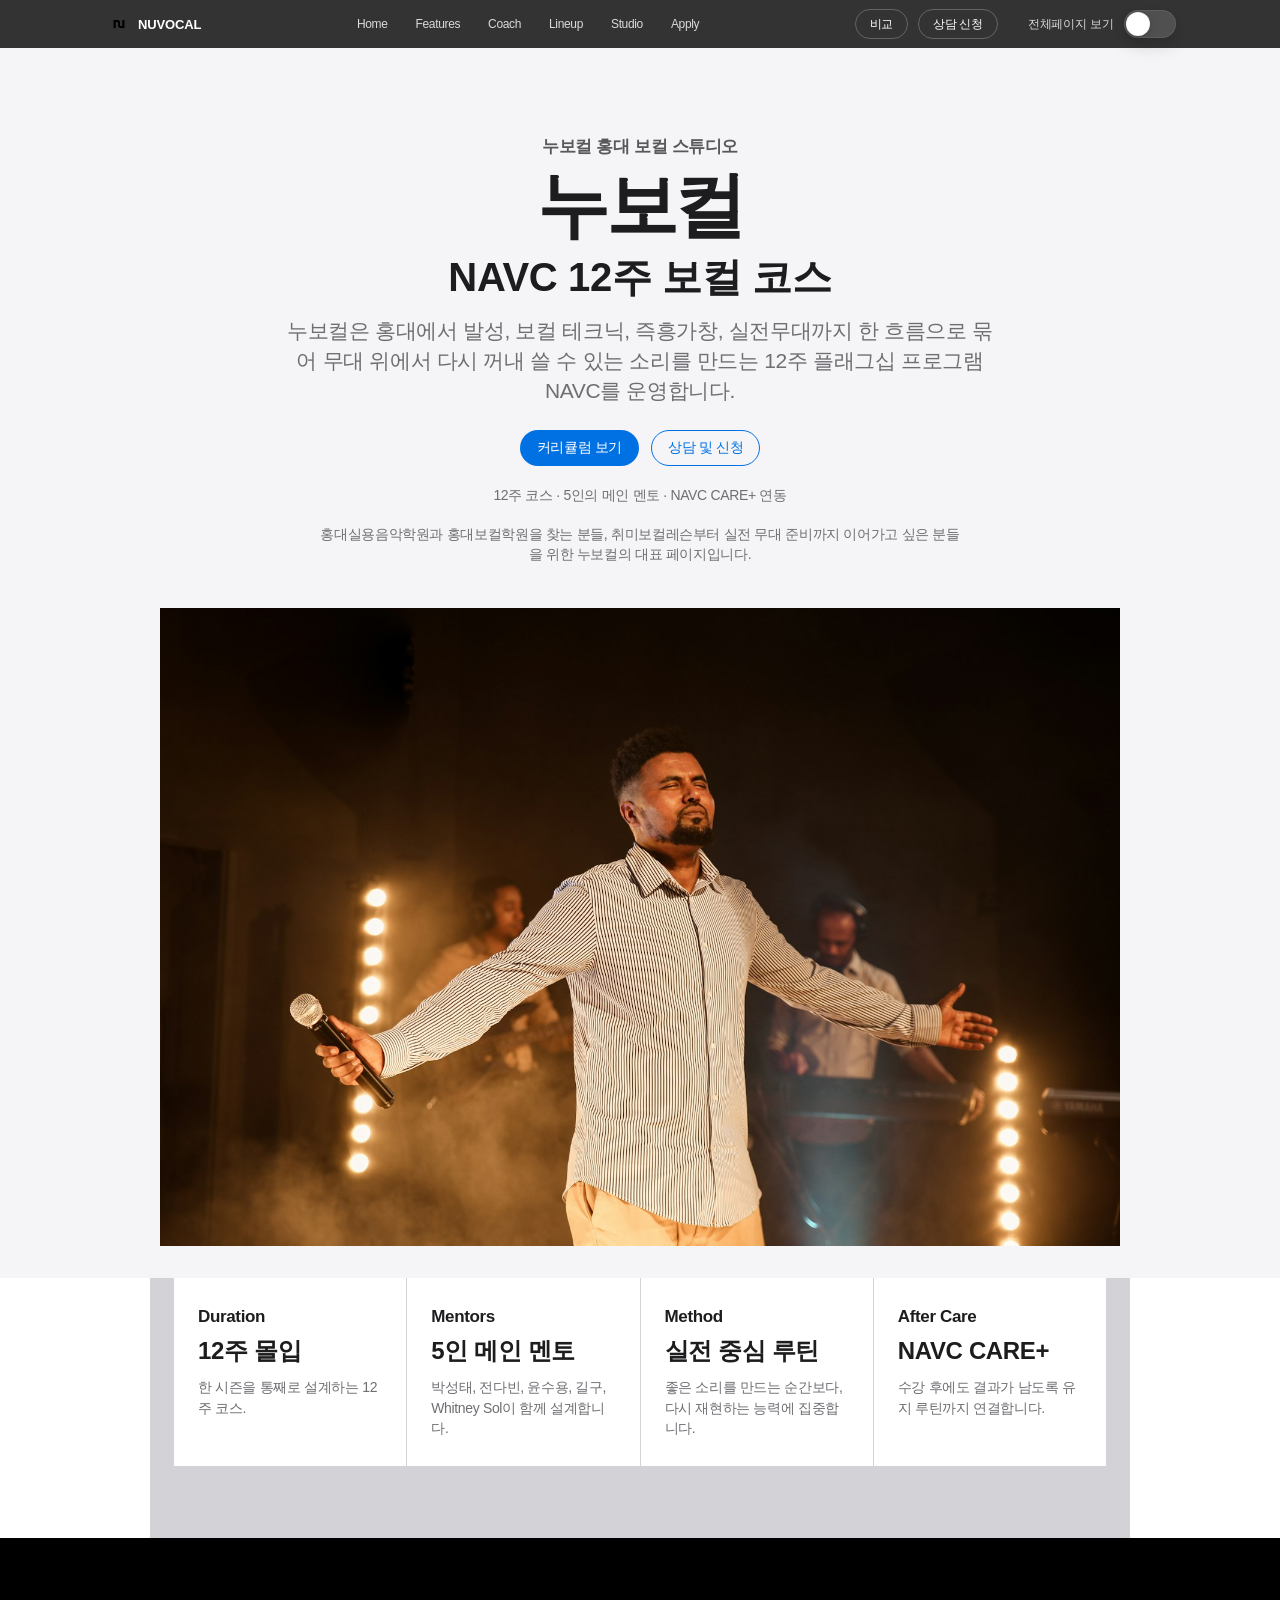
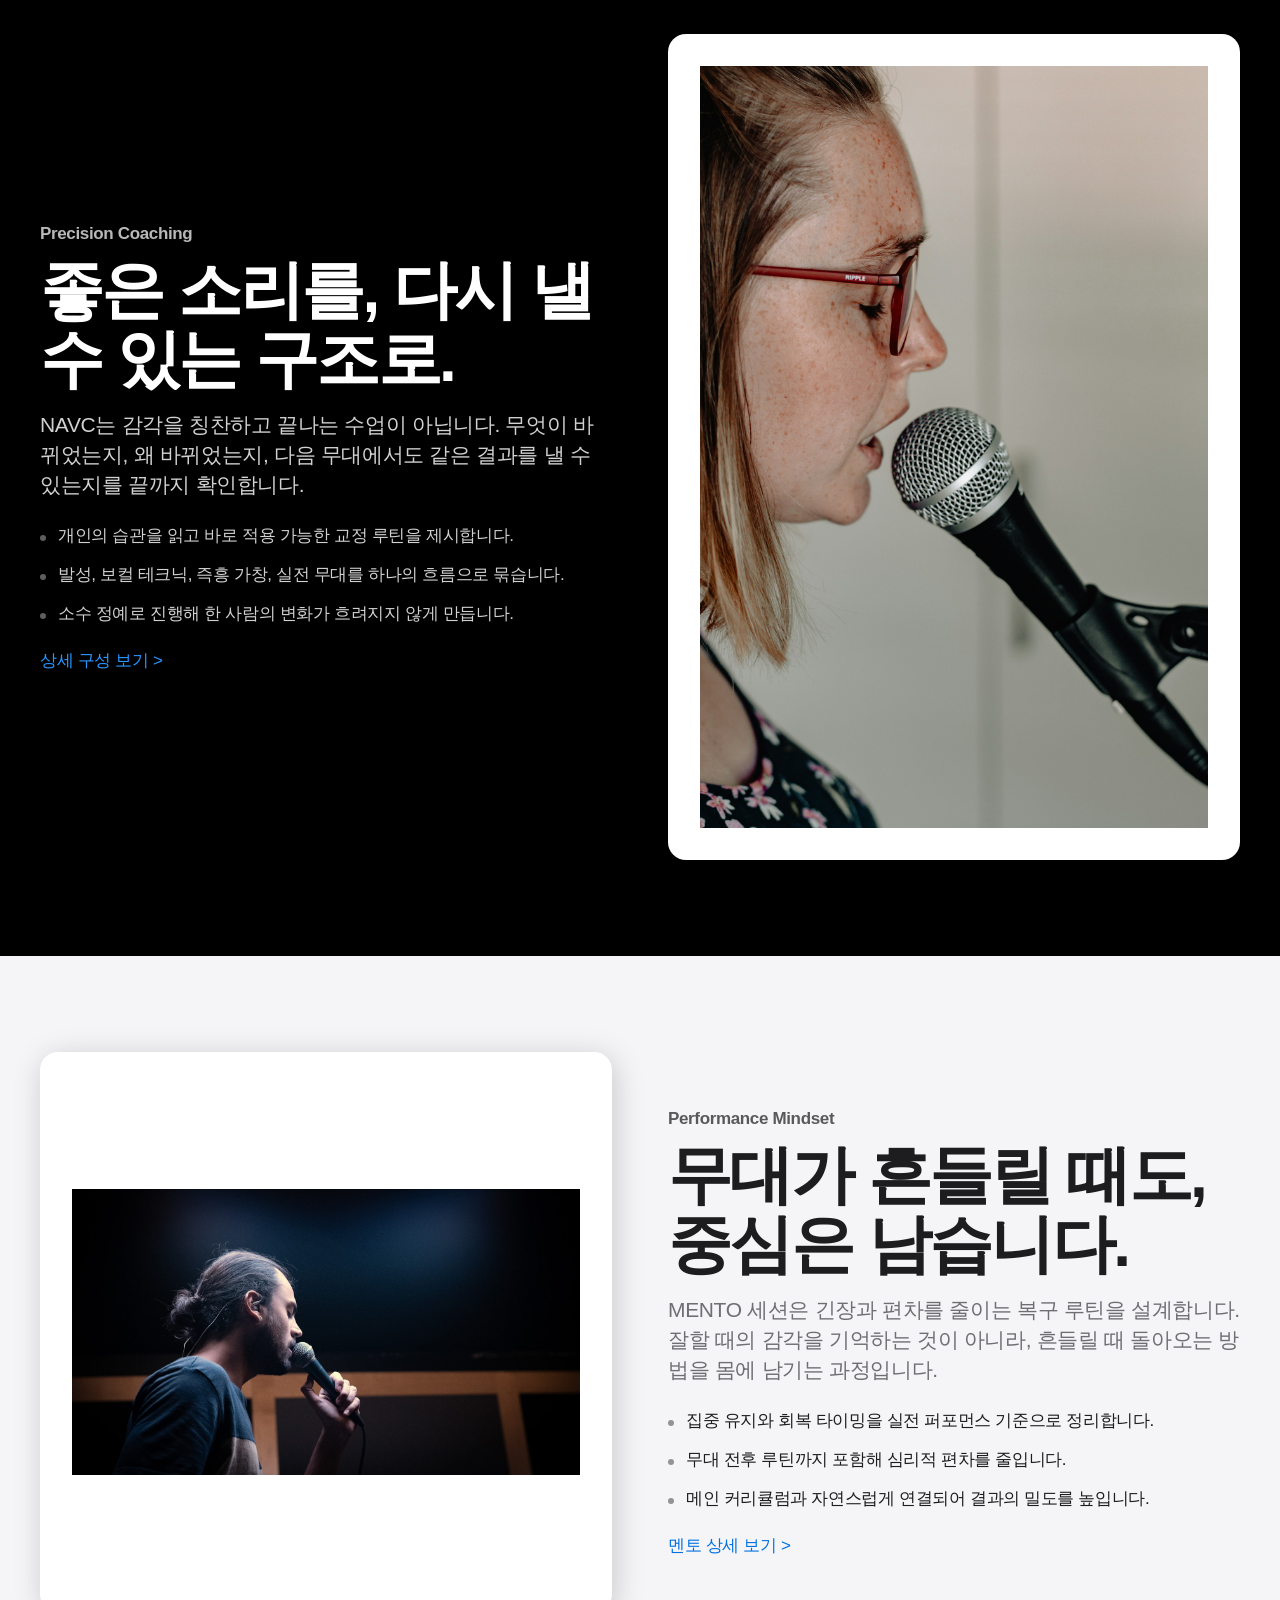
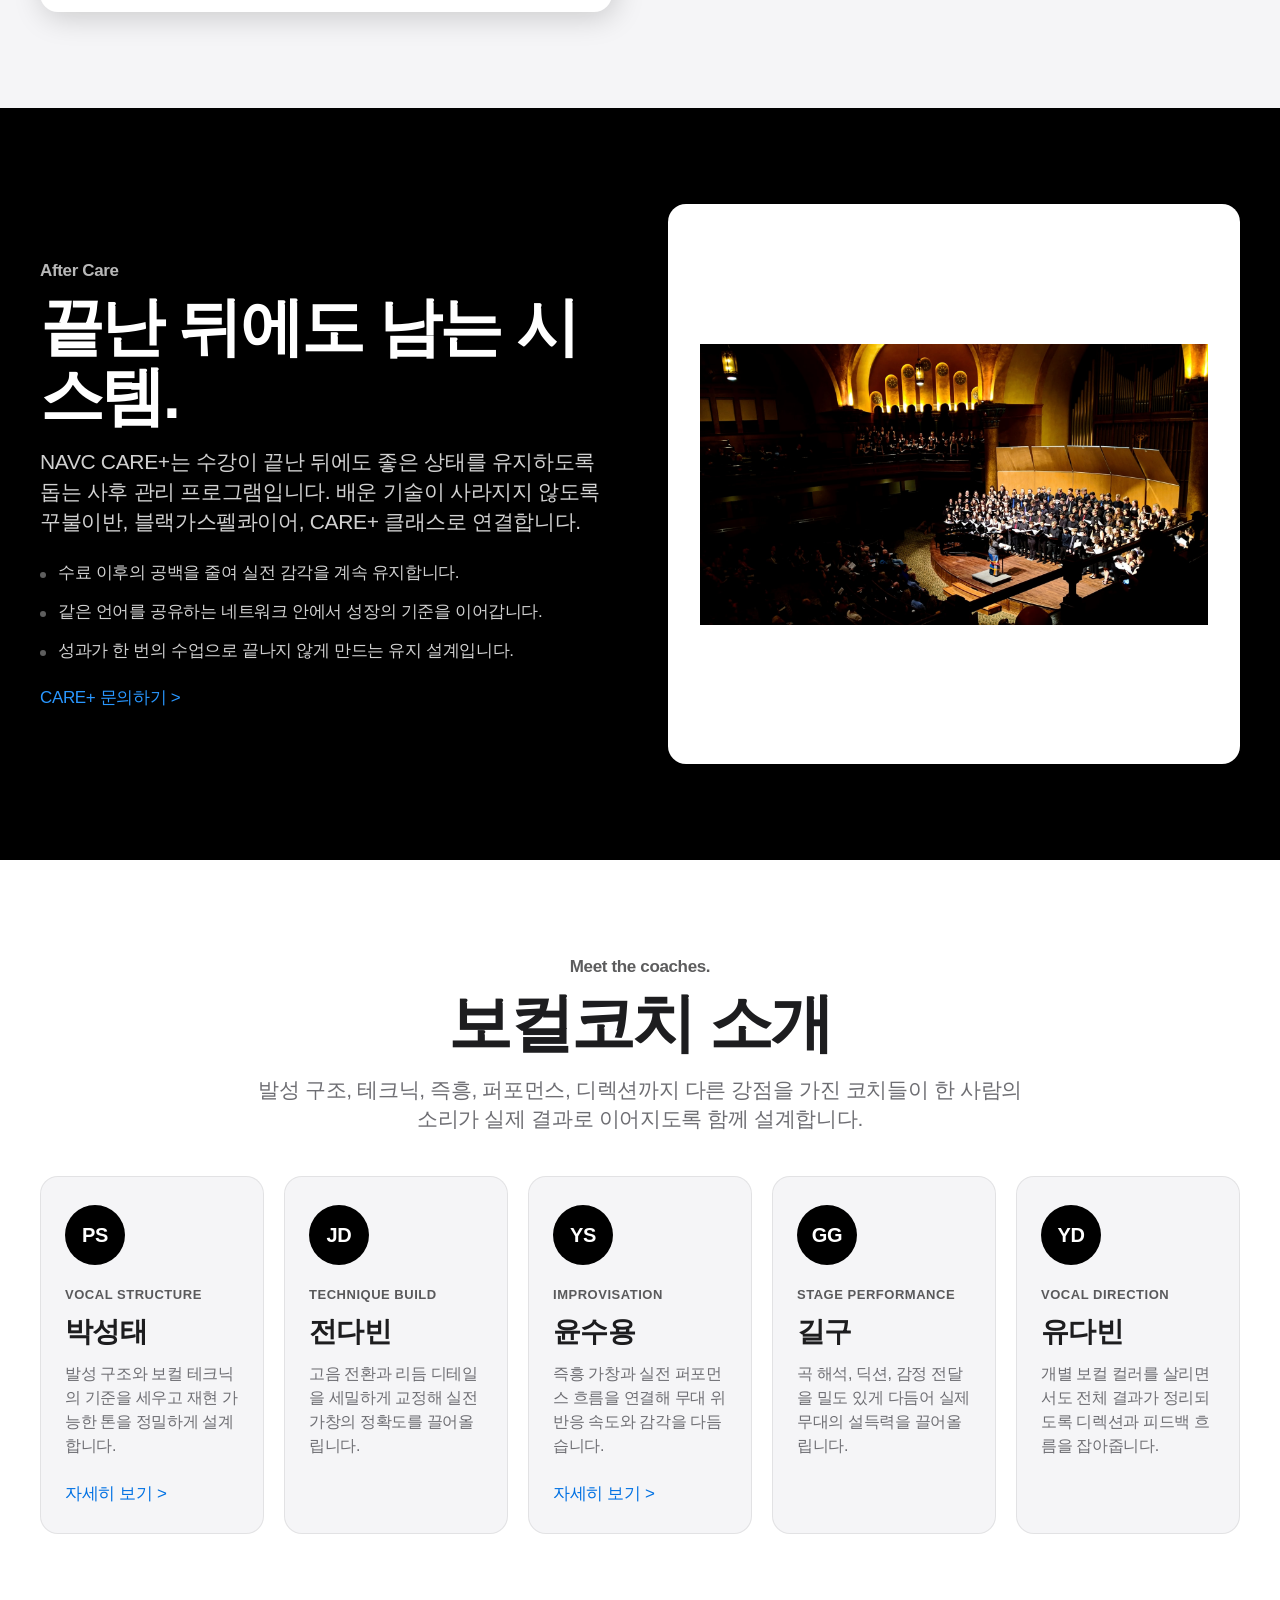
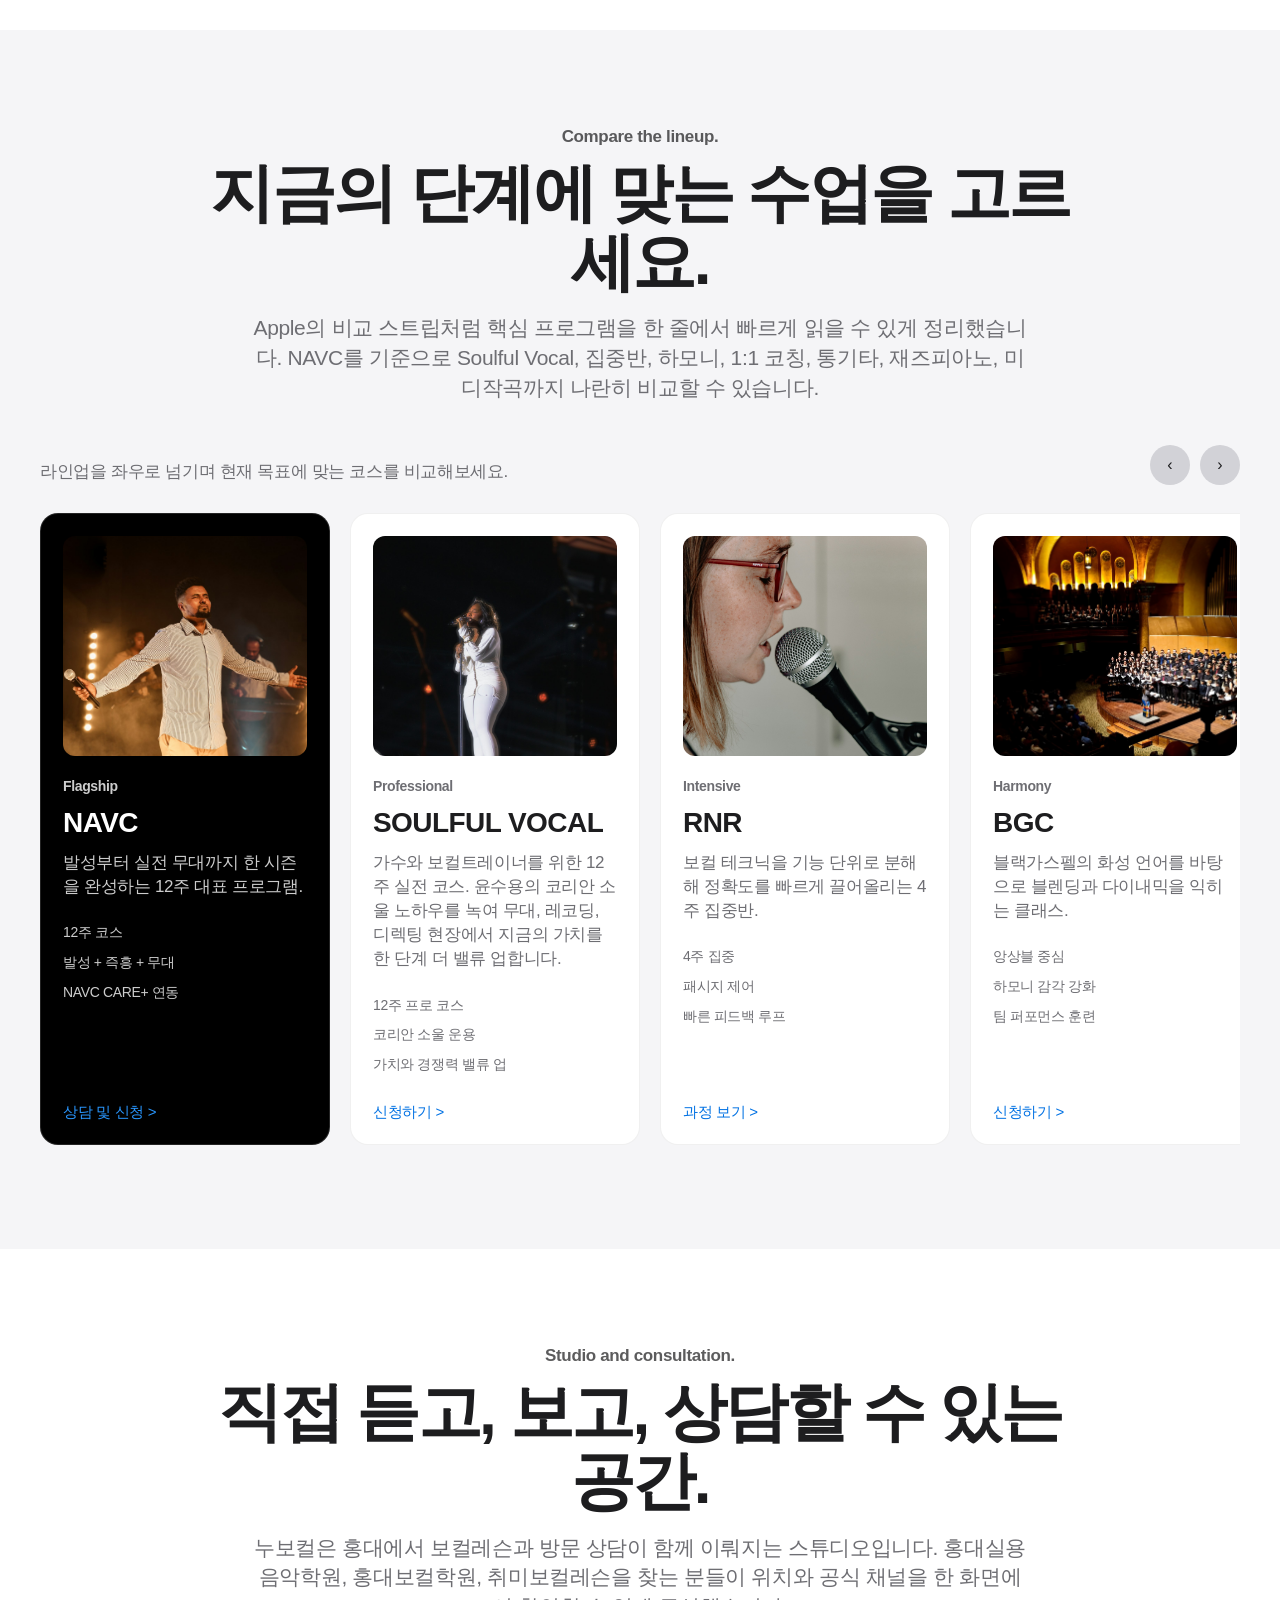
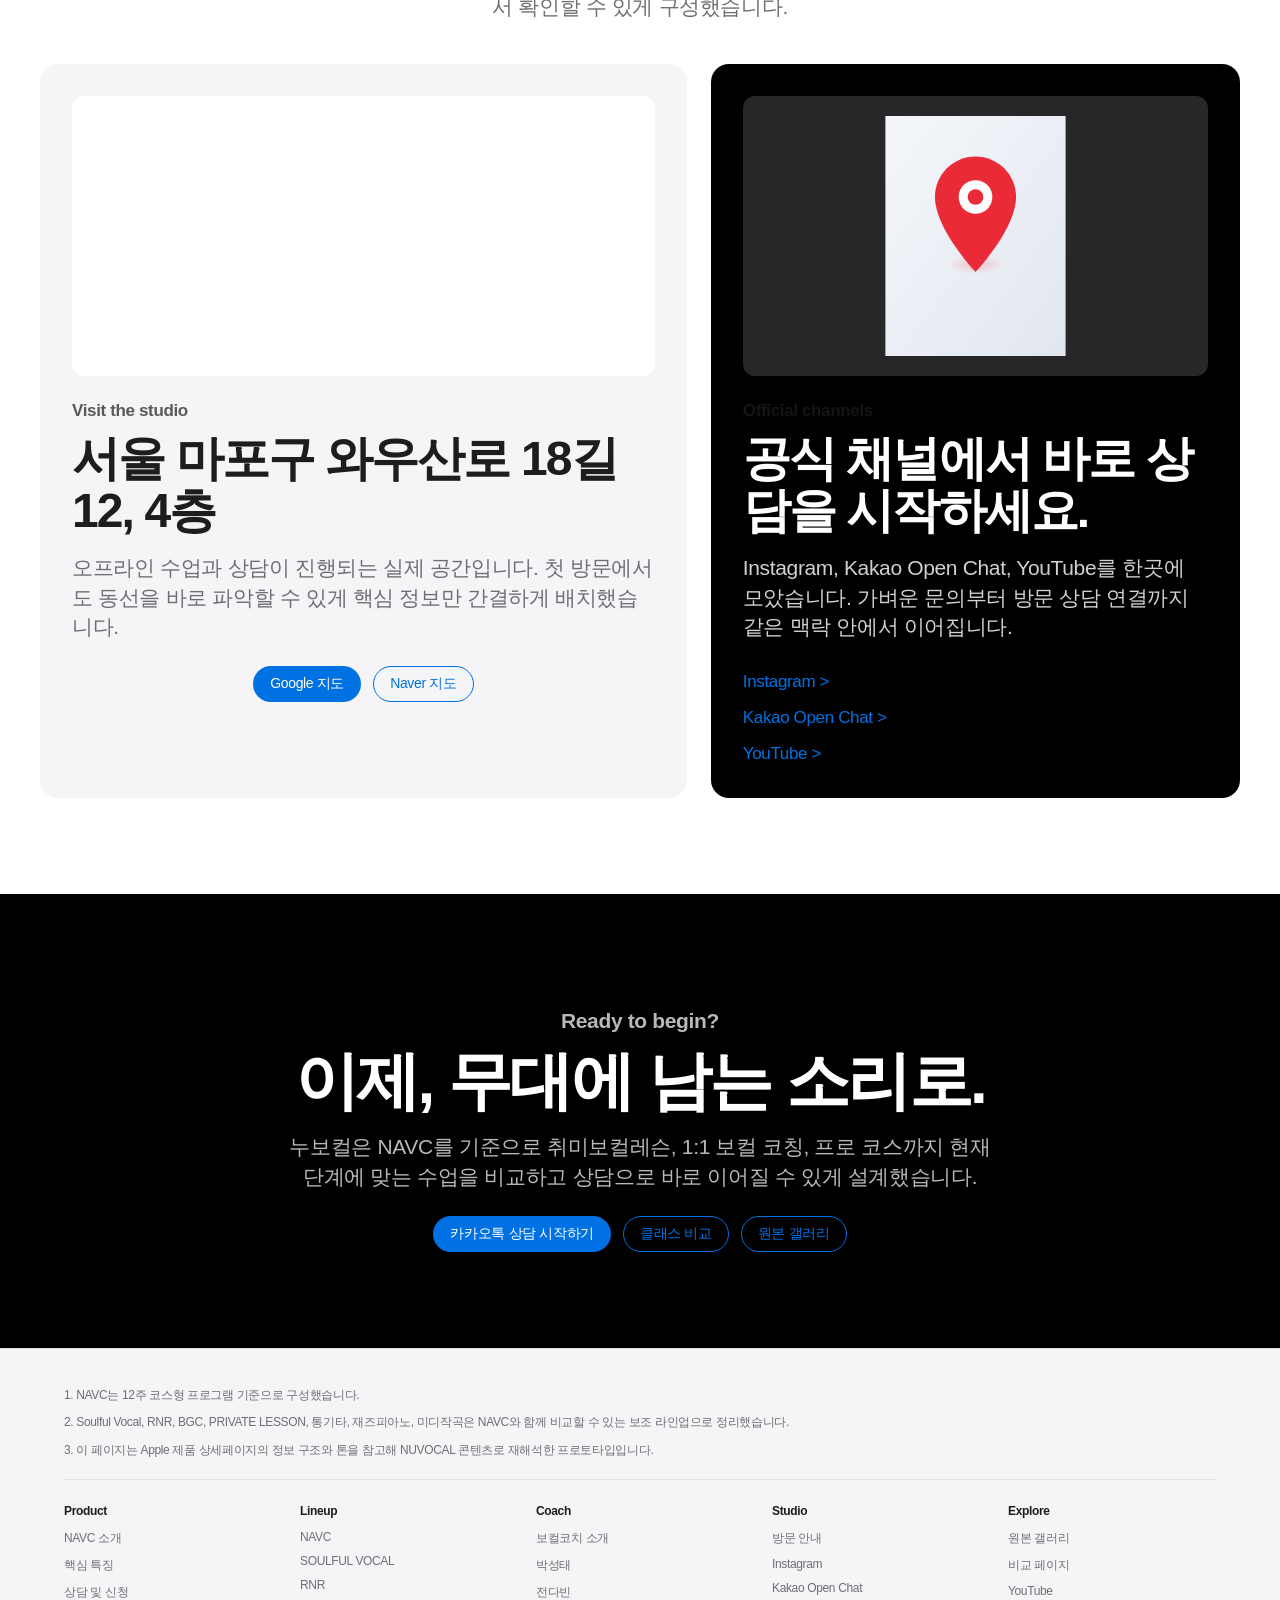
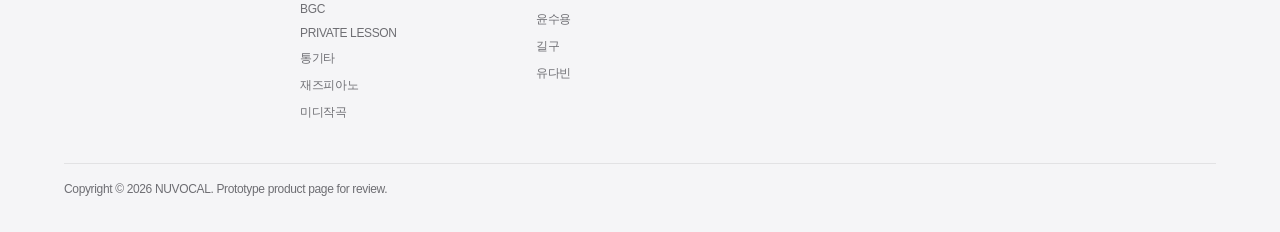
<file: index.html>
<!DOCTYPE html>
<html lang="ko">
<head>
    <meta charset="UTF-8">
    <meta name="viewport" content="width=device-width, initial-scale=1.0">
    <title>누보컬 | 홍대 보컬학원 · NAVC 12주 코스 · 취미보컬레슨</title>
    <meta name="description" content="누보컬은 홍대에서 NAVC 12주 코스, 1:1 보컬 코칭, 취미보컬레슨을 운영하는 보컬 스튜디오입니다. 홍대실용음악학원과 홍대보컬학원을 찾는 분들을 위해 발성, 무대, 통기타, 재즈피아노, 미디작곡까지 한 흐름으로 안내합니다.">
    <meta name="keywords" content="누보컬, 홍대실용음악학원, 홍대보컬학원, 취미보컬레슨, 보컬레슨, 1:1 보컬코칭, NAVC, 통기타, 재즈피아노, 미디작곡">
    <meta name="robots" content="index,follow,max-image-preview:large">
    <meta name="naver-site-verification" content="bf62d23ca032ec791a086089019a3a704330b544">
    <link rel="canonical" href="https://tubular-llama-039250.netlify.app/">
    <meta property="og:type" content="website">
    <meta property="og:locale" content="ko_KR">
    <meta property="og:site_name" content="누보컬">
    <meta property="og:title" content="누보컬 | 홍대 보컬학원 · NAVC 12주 코스">
    <meta property="og:description" content="누보컬은 홍대에서 NAVC 12주 코스, 1:1 보컬 코칭, 취미보컬레슨을 운영하는 보컬 스튜디오입니다. 발성, 무대, 통기타, 재즈피아노, 미디작곡까지 한 흐름으로 연결합니다.">
    <meta property="og:url" content="https://tubular-llama-039250.netlify.app/">
    <link rel="icon" type="image/png" href="./assets/logo.png">
    <link rel="apple-touch-icon" href="./assets/logo.png">
    <link rel="stylesheet" href="./prototype.css">
    <script type="application/ld+json">
        {
            "@context": "https://schema.org",
            "@type": "MusicSchool",
            "name": "누보컬",
            "alternateName": "NUVOCAL",
            "url": "https://tubular-llama-039250.netlify.app/",
            "description": "누보컬은 홍대에서 NAVC 12주 코스, 1:1 보컬 코칭, 취미보컬레슨을 운영하는 보컬 스튜디오입니다.",
            "address": {
                "@type": "PostalAddress",
                "streetAddress": "와우산로 18길 12, 4층",
                "addressLocality": "마포구",
                "addressRegion": "서울",
                "addressCountry": "KR"
            },
            "sameAs": [
                "https://www.instagram.com/nuvocal_/",
                "https://www.youtube.com/@nuvocal"
            ],
            "knowsAbout": [
                "홍대실용음악학원",
                "홍대보컬학원",
                "취미보컬레슨",
                "보컬 코칭",
                "통기타",
                "재즈피아노",
                "미디작곡"
            ]
        }
    </script>
</head>
<body>
    <header class="site-header" id="top">
        <nav class="global-nav" aria-label="주요 메뉴">
            <a class="brandmark" href="#top">
                <img src="./assets/logo.png" alt="NUVOCAL 로고">
                <span>NUVOCAL</span>
            </a>
            <button class="menu-toggle" type="button" aria-expanded="false" aria-controls="navLinks">Menu</button>
            <div class="nav-links" id="navLinks">
                <a href="#overview">Home</a>
                <a href="#features">Features</a>
                <a href="#coach">Coach</a>
                <a href="#lineup">Lineup</a>
                <a href="#studio">Studio</a>
                <a href="#apply">Apply</a>
            </div>
            <div class="nav-actions">
                <div class="nav-action-group">
                    <a class="nav-chip" href="./class-compare.html">비교</a>
                    <a class="nav-chip" href="https://open.kakao.com/o/spwR12Rg" target="_blank" rel="noopener noreferrer">상담 신청</a>
                </div>
                <a class="page-view-switch is-inactive" href="./index11.html" title="전체페이지 보기" aria-label="전체페이지 보기">
                    <span class="page-view-switch__label">전체페이지 보기</span>
                    <span class="page-view-switch__track" aria-hidden="true">
                        <span class="page-view-switch__thumb"></span>
                    </span>
                </a>
            </div>
        </nav>
    </header>

    <main class="page-main">
        <section class="product-hero" id="overview">
            <div class="hero-copy">
                <p class="eyebrow">누보컬 홍대 보컬 스튜디오</p>
                <h1 class="hero-title">누보컬</h1>
                <p class="hero-lead">NAVC 12주 보컬 코스</p>
                <p class="hero-desc">
                    누보컬은 홍대에서 발성, 보컬 테크닉, 즉흥가창, 실전무대까지 한 흐름으로 묶어
                    무대 위에서 다시 꺼내 쓸 수 있는 소리를 만드는 12주 플래그십 프로그램 NAVC를 운영합니다.
                </p>
                <div class="hero-actions">
                    <a class="button-pill is-primary" href="./class-compare.html">커리큘럼 보기</a>
                    <a class="button-pill" href="https://open.kakao.com/o/spwR12Rg" target="_blank" rel="noopener noreferrer">상담 및 신청</a>
                </div>
                <p class="hero-note">12주 코스 · 5인의 메인 멘토 · NAVC CARE+ 연동</p>
                <p class="hero-search-copy">홍대실용음악학원과 홍대보컬학원을 찾는 분들, 취미보컬레슨부터 실전 무대 준비까지 이어가고 싶은 분들을 위한 누보컬의 대표 페이지입니다.</p>
            </div>
            <div class="hero-media">
                <img class="image-center" src="./assets/navc-stage-hero.jpg" alt="무대 위에서 퍼포먼스를 펼치는 NAVC 대표 비주얼">
            </div>
        </section>

        <section class="spec-strip" aria-label="NAVC 핵심 정보">
            <div class="spec-item">
                <span class="spec-label">Duration</span>
                <strong>12주 몰입</strong>
                <p>한 시즌을 통째로 설계하는 12주 코스.</p>
            </div>
            <div class="spec-item">
                <span class="spec-label">Mentors</span>
                <strong>5인 메인 멘토</strong>
                <p>박성태, 전다빈, 윤수용, 길구, Whitney Sol이 함께 설계합니다.</p>
            </div>
            <div class="spec-item">
                <span class="spec-label">Method</span>
                <strong>실전 중심 루틴</strong>
                <p>좋은 소리를 만드는 순간보다, 다시 재현하는 능력에 집중합니다.</p>
            </div>
            <div class="spec-item">
                <span class="spec-label">After Care</span>
                <strong>NAVC CARE+</strong>
                <p>수강 후에도 결과가 남도록 유지 루틴까지 연결합니다.</p>
            </div>
        </section>

        <section class="feature-scene is-dark" id="features">
            <div class="scene-shell">
                <div class="scene-copy">
                    <p class="scene-kicker">Precision Coaching</p>
                    <h2 class="scene-title">좋은 소리를, 다시 낼 수 있는 구조로.</h2>
                    <p class="scene-desc">
                        NAVC는 감각을 칭찬하고 끝나는 수업이 아닙니다. 무엇이 바뀌었는지,
                        왜 바뀌었는지, 다음 무대에서도 같은 결과를 낼 수 있는지를 끝까지 확인합니다.
                    </p>
                    <ul class="scene-list">
                        <li>개인의 습관을 읽고 바로 적용 가능한 교정 루틴을 제시합니다.</li>
                        <li>발성, 보컬 테크닉, 즉흥 가창, 실전 무대를 하나의 흐름으로 묶습니다.</li>
                        <li>소수 정예로 진행해 한 사람의 변화가 흐려지지 않게 만듭니다.</li>
                    </ul>
                    <a class="text-link is-dark" href="./class-compare.html">상세 구성 보기 &gt;</a>
                </div>
                <figure class="scene-media">
                    <div class="media-panel">
                        <img class="image-left" src="./assets/precision-coaching.jpg" alt="마이크 앞에서 발성과 디테일을 점검하는 코칭 장면">
                    </div>
                </figure>
            </div>
        </section>

        <section class="feature-scene is-light">
            <div class="scene-shell reverse">
                <div class="scene-copy">
                    <p class="scene-kicker">Performance Mindset</p>
                    <h2 class="scene-title">무대가 흔들릴 때도, 중심은 남습니다.</h2>
                    <p class="scene-desc">
                        MENTO 세션은 긴장과 편차를 줄이는 복구 루틴을 설계합니다.
                        잘할 때의 감각을 기억하는 것이 아니라, 흔들릴 때 돌아오는 방법을 몸에 남기는 과정입니다.
                    </p>
                    <ul class="scene-list">
                        <li>집중 유지와 회복 타이밍을 실전 퍼포먼스 기준으로 정리합니다.</li>
                        <li>무대 전후 루틴까지 포함해 심리적 편차를 줄입니다.</li>
                        <li>메인 커리큘럼과 자연스럽게 연결되어 결과의 밀도를 높입니다.</li>
                    </ul>
                    <a class="text-link" href="./park-sungtae-detail.html">멘토 상세 보기 &gt;</a>
                </div>
                <figure class="scene-media">
                    <div class="media-panel">
                        <img class="image-center" src="./assets/performance-mindset.jpg" alt="리허설 공간에서 집중한 채 마이크를 잡고 있는 보컬">
                    </div>
                </figure>
            </div>
        </section>

        <section class="feature-scene is-dark">
            <div class="scene-shell">
                <div class="scene-copy">
                    <p class="scene-kicker">After Care</p>
                    <h2 class="scene-title">끝난 뒤에도 남는 시스템.</h2>
                    <p class="scene-desc">
                        NAVC CARE+는 수강이 끝난 뒤에도 좋은 상태를 유지하도록 돕는 사후 관리 프로그램입니다.
                        배운 기술이 사라지지 않도록 꾸불이반, 블랙가스펠콰이어, CARE+ 클래스로 연결합니다.
                    </p>
                    <ul class="scene-list">
                        <li>수료 이후의 공백을 줄여 실전 감각을 계속 유지합니다.</li>
                        <li>같은 언어를 공유하는 네트워크 안에서 성장의 기준을 이어갑니다.</li>
                        <li>성과가 한 번의 수업으로 끝나지 않게 만드는 유지 설계입니다.</li>
                    </ul>
                    <a class="text-link is-dark" href="https://tally.so/r/wkr72J?class=navc-care-plus" target="_blank" rel="noopener noreferrer">CARE+ 문의하기 &gt;</a>
                </div>
                <figure class="scene-media">
                    <div class="media-panel">
                        <img class="image-center" src="./assets/choir-community.jpg" alt="무대 위에서 함께 노래하는 대형 합창단">
                    </div>
                </figure>
            </div>
        </section>

        <section class="coach-section" id="coach">
            <div class="section-intro">
                <p class="section-kicker">Meet the coaches.</p>
                <h2 class="section-title">보컬코치 소개</h2>
                <p class="section-subtitle">
                    발성 구조, 테크닉, 즉흥, 퍼포먼스, 디렉션까지 다른 강점을 가진 코치들이
                    한 사람의 소리가 실제 결과로 이어지도록 함께 설계합니다.
                </p>
            </div>

            <div class="coach-grid">
                <article class="coach-card">
                    <div class="coach-mark">PS</div>
                    <p class="coach-role">Vocal Structure</p>
                    <h3 class="coach-name">박성태</h3>
                    <p class="coach-desc">발성 구조와 보컬 테크닉의 기준을 세우고 재현 가능한 톤을 정밀하게 설계합니다.</p>
                    <a class="text-link" href="./park-sungtae-detail.html">자세히 보기 &gt;</a>
                </article>

                <article class="coach-card">
                    <div class="coach-mark">JD</div>
                    <p class="coach-role">Technique Build</p>
                    <h3 class="coach-name">전다빈</h3>
                    <p class="coach-desc">고음 전환과 리듬 디테일을 세밀하게 교정해 실전 가창의 정확도를 끌어올립니다.</p>
                </article>

                <article class="coach-card">
                    <div class="coach-mark">YS</div>
                    <p class="coach-role">Improvisation</p>
                    <h3 class="coach-name">윤수용</h3>
                    <p class="coach-desc">즉흥 가창과 실전 퍼포먼스 흐름을 연결해 무대 위 반응 속도와 감각을 다듬습니다.</p>
                    <a class="text-link" href="./yoon-suyong-detail.html">자세히 보기 &gt;</a>
                </article>

                <article class="coach-card">
                    <div class="coach-mark">GG</div>
                    <p class="coach-role">Stage Performance</p>
                    <h3 class="coach-name">길구</h3>
                    <p class="coach-desc">곡 해석, 딕션, 감정 전달을 밀도 있게 다듬어 실제 무대의 설득력을 끌어올립니다.</p>
                </article>

                <article class="coach-card">
                    <div class="coach-mark">YD</div>
                    <p class="coach-role">Vocal Direction</p>
                    <h3 class="coach-name">유다빈</h3>
                    <p class="coach-desc">개별 보컬 컬러를 살리면서도 전체 결과가 정리되도록 디렉션과 피드백 흐름을 잡아줍니다.</p>
                </article>
            </div>
        </section>

        <section class="lineup-section" id="lineup">
            <div class="section-intro">
                <p class="section-kicker">Compare the lineup.</p>
                <h2 class="section-title">지금의 단계에 맞는 수업을 고르세요.</h2>
                <p class="section-subtitle">
                    Apple의 비교 스트립처럼 핵심 프로그램을 한 줄에서 빠르게 읽을 수 있게 정리했습니다.
                    NAVC를 기준으로 Soulful Vocal, 집중반, 하모니, 1:1 코칭, 통기타, 재즈피아노, 미디작곡까지 나란히 비교할 수 있습니다.
                </p>
            </div>

            <div class="rail-header">
                <div class="rail-summary">라인업을 좌우로 넘기며 현재 목표에 맞는 코스를 비교해보세요.</div>
                <div class="rail-controls" aria-label="프로그램 레일 컨트롤">
                    <button type="button" data-rail-dir="-1" aria-label="이전 카드">‹</button>
                    <button type="button" data-rail-dir="1" aria-label="다음 카드">›</button>
                </div>
            </div>

            <div class="rail-viewport" id="programRail">
                <div class="rail-track">
                    <a class="rail-card current" href="https://open.kakao.com/o/spwR12Rg" target="_blank" rel="noopener noreferrer">
                        <div class="rail-art">
                            <img class="image-center" src="./assets/navc-stage-hero.jpg" alt="NAVC 대표 무대 장면">
                        </div>
                        <span class="rail-label">Flagship</span>
                        <h3 class="rail-title">NAVC</h3>
                        <p class="rail-desc">발성부터 실전 무대까지 한 시즌을 완성하는 12주 대표 프로그램.</p>
                        <ul class="rail-specs">
                            <li>12주 코스</li>
                            <li>발성 + 즉흥 + 무대</li>
                            <li>NAVC CARE+ 연동</li>
                        </ul>
                        <span class="rail-link">상담 및 신청 &gt;</span>
                    </a>

                    <a class="rail-card" href="https://tally.so/r/wkr72J?class=navc-pro" target="_blank" rel="noopener noreferrer">
                        <div class="rail-art">
                            <img class="image-center" src="./assets/soulful-vocal.jpg" alt="무대 위에서 깊이 있는 감정선으로 노래하는 소울풀 보컬 퍼포먼스">
                        </div>
                        <span class="rail-label">Professional</span>
                        <h3 class="rail-title">SOULFUL VOCAL</h3>
                        <p class="rail-desc">가수와 보컬트레이너를 위한 12주 실전 코스. 윤수용의 코리안 소울 노하우를 녹여 무대, 레코딩, 디렉팅 현장에서 지금의 가치를 한 단계 더 밸류 업합니다.</p>
                        <ul class="rail-specs">
                            <li>12주 프로 코스</li>
                            <li>코리안 소울 운용</li>
                            <li>가치와 경쟁력 밸류 업</li>
                        </ul>
                        <span class="rail-link">신청하기 &gt;</span>
                    </a>

                    <a class="rail-card" href="https://tally.so/r/wkr72J?class=rnr" target="_blank" rel="noopener noreferrer">
                        <div class="rail-art">
                            <img class="image-left" src="./assets/precision-coaching.jpg" alt="RNR 보컬 테크닉 집중 코칭 장면">
                        </div>
                        <span class="rail-label">Intensive</span>
                        <h3 class="rail-title">RNR</h3>
                        <p class="rail-desc">보컬 테크닉을 기능 단위로 분해해 정확도를 빠르게 끌어올리는 4주 집중반.</p>
                        <ul class="rail-specs">
                            <li>4주 집중</li>
                            <li>패시지 제어</li>
                            <li>빠른 피드백 루프</li>
                        </ul>
                        <span class="rail-link">과정 보기 &gt;</span>
                    </a>

                    <a class="rail-card" href="https://tally.so/r/wkr72J?class=bgc" target="_blank" rel="noopener noreferrer">
                        <div class="rail-art">
                            <img class="image-center" src="./assets/choir-community.jpg" alt="BGC 하모니와 합창 퍼포먼스 장면">
                        </div>
                        <span class="rail-label">Harmony</span>
                        <h3 class="rail-title">BGC</h3>
                        <p class="rail-desc">블랙가스펠의 화성 언어를 바탕으로 블렌딩과 다이내믹을 익히는 클래스.</p>
                        <ul class="rail-specs">
                            <li>앙상블 중심</li>
                            <li>하모니 감각 강화</li>
                            <li>팀 퍼포먼스 훈련</li>
                        </ul>
                        <span class="rail-link">신청하기 &gt;</span>
                    </a>

                    <a class="rail-card" href="https://tally.so/r/wkr72J?class=private-lesson" target="_blank" rel="noopener noreferrer">
                        <div class="rail-art">
                            <img class="image-left" src="./assets/private-vocal-coaching.jpg" alt="개인 보컬 레슨을 위해 마이크 앞에 앉아 있는 수강생">
                        </div>
                        <span class="rail-label">1:1 Coaching</span>
                        <h3 class="rail-title">PRIVATE LESSON</h3>
                        <p class="rail-desc">개인 패턴을 정밀하게 분석하고 목표에 맞춘 커리큘럼을 설계하는 맞춤 레슨.</p>
                        <ul class="rail-specs">
                            <li>개인 맞춤 설계</li>
                            <li>세밀한 교정</li>
                            <li>상담 후 연동 가능</li>
                        </ul>
                        <span class="rail-link">문의하기 &gt;</span>
                    </a>

                    <a class="rail-card" href="https://tally.so/r/wkr72J?class=guitar" target="_blank" rel="noopener noreferrer">
                        <div class="rail-art">
                            <img class="image-center" src="./assets/acoustic-guitar.jpg" alt="통기타를 연주하며 라이브 퍼포먼스를 선보이는 장면">
                        </div>
                        <span class="rail-label">Acoustic</span>
                        <h3 class="rail-title">통기타</h3>
                        <p class="rail-desc">스트로크와 리듬 운용, 보컬과의 호흡까지 실제 곡 기준으로 완성하는 어쿠스틱 퍼포먼스 클래스.</p>
                        <ul class="rail-specs">
                            <li>4주 집중</li>
                            <li>스트로크 + 리듬 운용</li>
                            <li>싱어송 퍼포먼스</li>
                        </ul>
                        <span class="rail-link">신청하기 &gt;</span>
                    </a>

                    <a class="rail-card" href="https://tally.so/r/wkr72J?class=jazz-piano" target="_blank" rel="noopener noreferrer">
                        <div class="rail-art">
                            <img class="image-center" src="./assets/jazz-piano.jpg" alt="악보와 건반이 함께 놓인 재즈 피아노 연습 장면">
                        </div>
                        <span class="rail-label">Jazz Harmony</span>
                        <h3 class="rail-title">재즈피아노</h3>
                        <p class="rail-desc">재즈 보이싱과 리드시트 해석, 즉흥의 첫 단계를 귀와 손으로 함께 익히는 클래스.</p>
                        <ul class="rail-specs">
                            <li>재즈 보이싱</li>
                            <li>리드시트 연주</li>
                            <li>즉흥 입문</li>
                        </ul>
                        <span class="rail-link">신청하기 &gt;</span>
                    </a>

                    <a class="rail-card" href="https://tally.so/r/wkr72J?class=midi" target="_blank" rel="noopener noreferrer">
                        <div class="rail-art">
                            <img class="image-center" src="./assets/midi-composition.jpg" alt="콘솔과 모니터, 악기가 함께 있는 미디 작곡 스튜디오">
                        </div>
                        <span class="rail-label">Production</span>
                        <h3 class="rail-title">미디작곡</h3>
                        <p class="rail-desc">리듬, 코드, 사운드 레이어를 쌓아 한 곡의 데모를 완성하는 실전 프로덕션 클래스.</p>
                        <ul class="rail-specs">
                            <li>4주 제작</li>
                            <li>리듬 + 코드 설계</li>
                            <li>1인 1트랙 완성</li>
                        </ul>
                        <span class="rail-link">신청하기 &gt;</span>
                    </a>

                    <a class="rail-card is-text" href="./class-compare.html">
                        <div class="rail-art is-text">
                            <div class="text-badge">Compare</div>
                        </div>
                        <span class="rail-label">Guide</span>
                        <h3 class="rail-title">Class Compare</h3>
                        <p class="rail-desc">대표 수업의 결을 빠르게 읽고 현재 목표에 맞는 진입점을 정리하는 비교 페이지.</p>
                        <ul class="rail-specs">
                            <li>추천 흐름 정리</li>
                            <li>목표별 선택 가이드</li>
                            <li>빠른 진입 판단</li>
                        </ul>
                        <span class="rail-link">비교 페이지 열기 &gt;</span>
                    </a>
                </div>
            </div>
        </section>

        <section class="studio-section" id="studio">
            <div class="section-intro">
                <p class="section-kicker">Studio and consultation.</p>
                <h2 class="section-title">직접 듣고, 보고, 상담할 수 있는 공간.</h2>
                <p class="section-subtitle">
                    누보컬은 홍대에서 보컬레슨과 방문 상담이 함께 이뤄지는 스튜디오입니다.
                    홍대실용음악학원, 홍대보컬학원, 취미보컬레슨을 찾는 분들이 위치와 공식 채널을 한 화면에서 확인할 수 있게 구성했습니다.
                </p>
            </div>

            <div class="studio-grid">
                <article class="studio-card">
                    <iframe
                        class="studio-map-frame"
                        title="누보컬 스튜디오 구글 지도"
                        src="https://www.google.com/maps?q=%EC%84%9C%EC%9A%B8%20%EB%A7%88%ED%8F%AC%EA%B5%AC%20%EC%99%80%EC%9A%B0%EC%82%B0%EB%A1%9C%2018%EA%B8%B8%2012&output=embed"
                        loading="lazy"
                        referrerpolicy="no-referrer-when-downgrade"
                    ></iframe>
                    <p class="studio-label">Visit the studio</p>
                    <h3 class="studio-title">서울 마포구 와우산로 18길 12, 4층</h3>
                    <p class="studio-desc">
                        오프라인 수업과 상담이 진행되는 실제 공간입니다.
                        첫 방문에서도 동선을 바로 파악할 수 있게 핵심 정보만 간결하게 배치했습니다.
                    </p>
                    <div class="support-actions">
                        <a class="button-pill is-primary" href="https://www.google.com/maps/search/?api=1&amp;query=%EC%84%9C%EC%9A%B8%20%EB%A7%88%ED%8F%AC%EA%B5%AC%20%EC%99%80%EC%9A%B0%EC%82%B0%EB%A1%9C%2018%EA%B8%B8%2012" target="_blank" rel="noopener noreferrer">Google 지도</a>
                        <a class="button-pill" href="https://map.naver.com/p/?c=14129088.85596927,4516140.80983898,18,0,0,0,dh" target="_blank" rel="noopener noreferrer">Naver 지도</a>
                    </div>
                </article>

                <article class="studio-card is-dark">
                    <img src="./assets/location-pin.svg" alt="누보컬 위치 아이콘" class="studio-pin">
                    <p class="studio-label">Official channels</p>
                    <h3 class="studio-title">공식 채널에서 바로 상담을 시작하세요.</h3>
                    <p class="studio-desc">
                        Instagram, Kakao Open Chat, YouTube를 한곳에 모았습니다.
                        가벼운 문의부터 방문 상담 연결까지 같은 맥락 안에서 이어집니다.
                    </p>
                    <div class="channel-list">
                        <a href="https://www.instagram.com/nuvocal_/" target="_blank" rel="noopener noreferrer">Instagram &gt;</a>
                        <a href="https://open.kakao.com/o/spwR12Rg" target="_blank" rel="noopener noreferrer">Kakao Open Chat &gt;</a>
                        <a href="https://www.youtube.com/@nuvocal" target="_blank" rel="noopener noreferrer">YouTube &gt;</a>
                    </div>
                </article>
            </div>
        </section>

        <section class="final-cta" id="apply">
            <div class="final-cta-box">
                <p class="eyebrow is-dark-text">Ready to begin?</p>
                <h2>이제, 무대에 남는 소리로.</h2>
                <p>
                    누보컬은 NAVC를 기준으로 취미보컬레슨, 1:1 보컬 코칭, 프로 코스까지
                    현재 단계에 맞는 수업을 비교하고 상담으로 바로 이어질 수 있게 설계했습니다.
                </p>
                <div class="final-cta-actions">
                    <a class="button-pill is-primary" href="https://open.kakao.com/o/spwR12Rg" target="_blank" rel="noopener noreferrer">카카오톡 상담 시작하기</a>
                    <a class="button-pill" href="./class-compare.html">클래스 비교</a>
                    <a class="button-pill" href="./index11.html">원본 갤러리</a>
                </div>
            </div>
        </section>
    </main>

    <footer class="site-footer">
        <div class="footer-inner">
            <div class="footnotes">
                <span>1. NAVC는 12주 코스형 프로그램 기준으로 구성했습니다.</span>
                <span>2. Soulful Vocal, RNR, BGC, PRIVATE LESSON, 통기타, 재즈피아노, 미디작곡은 NAVC와 함께 비교할 수 있는 보조 라인업으로 정리했습니다.</span>
                <span>3. 이 페이지는 Apple 제품 상세페이지의 정보 구조와 톤을 참고해 NUVOCAL 콘텐츠로 재해석한 프로토타입입니다.</span>
            </div>

            <div class="footer-grid">
                <div class="footer-column">
                    <h3>Product</h3>
                    <a href="#overview">NAVC 소개</a>
                    <a href="#features">핵심 특징</a>
                    <a href="https://open.kakao.com/o/spwR12Rg" target="_blank" rel="noopener noreferrer">상담 및 신청</a>
                </div>
                <div class="footer-column">
                    <h3>Lineup</h3>
                    <a href="https://open.kakao.com/o/spwR12Rg" target="_blank" rel="noopener noreferrer">NAVC</a>
                    <a href="https://tally.so/r/wkr72J?class=navc-pro" target="_blank" rel="noopener noreferrer">SOULFUL VOCAL</a>
                    <a href="https://tally.so/r/wkr72J?class=rnr" target="_blank" rel="noopener noreferrer">RNR</a>
                    <a href="https://tally.so/r/wkr72J?class=bgc" target="_blank" rel="noopener noreferrer">BGC</a>
                    <a href="https://tally.so/r/wkr72J?class=private-lesson" target="_blank" rel="noopener noreferrer">PRIVATE LESSON</a>
                    <a href="https://tally.so/r/wkr72J?class=guitar" target="_blank" rel="noopener noreferrer">통기타</a>
                    <a href="https://tally.so/r/wkr72J?class=jazz-piano" target="_blank" rel="noopener noreferrer">재즈피아노</a>
                    <a href="https://tally.so/r/wkr72J?class=midi" target="_blank" rel="noopener noreferrer">미디작곡</a>
                </div>
                <div class="footer-column">
                    <h3>Coach</h3>
                    <a href="#coach">보컬코치 소개</a>
                    <a href="./park-sungtae-detail.html">박성태</a>
                    <a href="#coach">전다빈</a>
                    <a href="./yoon-suyong-detail.html">윤수용</a>
                    <a href="#coach">길구</a>
                    <a href="#coach">유다빈</a>
                </div>
                <div class="footer-column">
                    <h3>Studio</h3>
                    <a href="#studio">방문 안내</a>
                    <a href="https://www.instagram.com/nuvocal_/" target="_blank" rel="noopener noreferrer">Instagram</a>
                    <a href="https://open.kakao.com/o/spwR12Rg" target="_blank" rel="noopener noreferrer">Kakao Open Chat</a>
                </div>
                <div class="footer-column">
                    <h3>Explore</h3>
                    <a href="./index11.html">원본 갤러리</a>
                    <a href="./class-compare.html">비교 페이지</a>
                    <a href="https://www.youtube.com/@nuvocal" target="_blank" rel="noopener noreferrer">YouTube</a>
                </div>
            </div>

            <div class="footer-bottom">Copyright © <span id="currentYear">2026</span> NUVOCAL. Prototype product page for review.</div>
        </div>
    </footer>

    <script src="./prototype.js"></script>
</body>
</html>
</file>
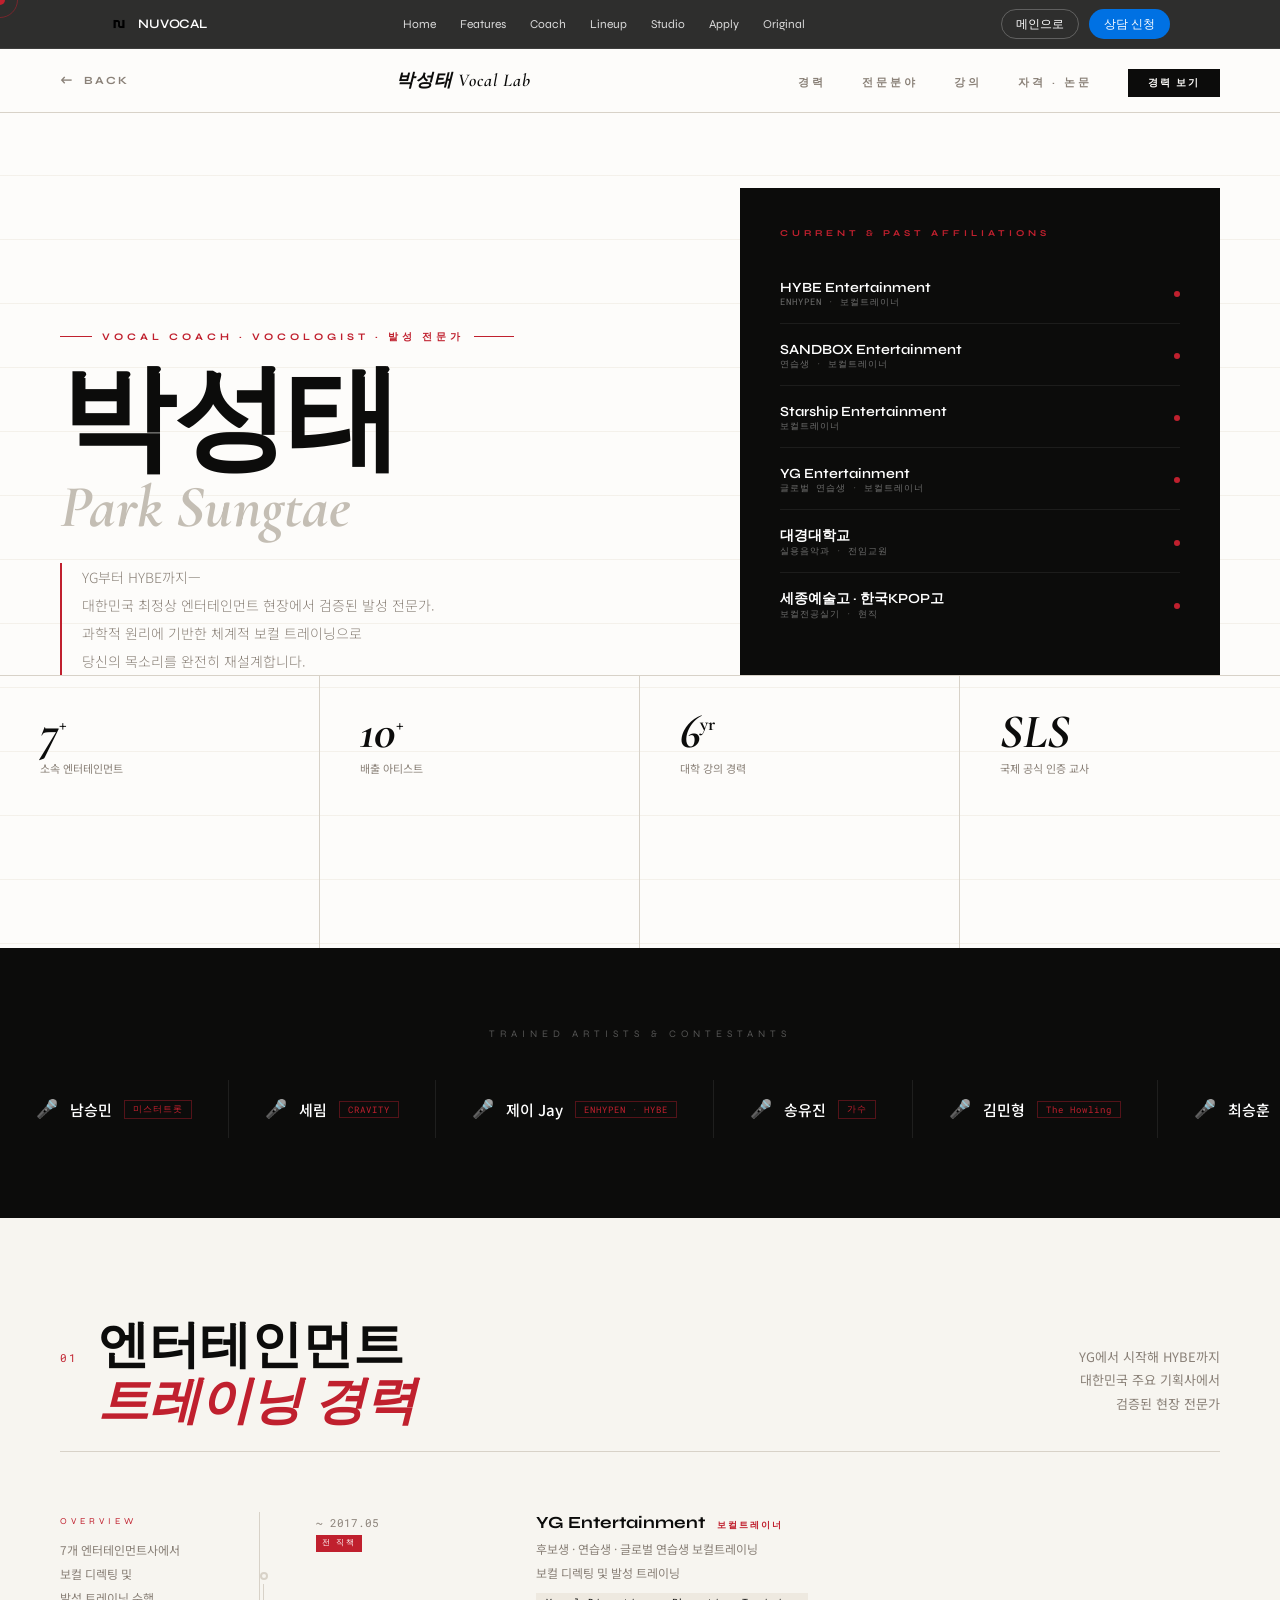
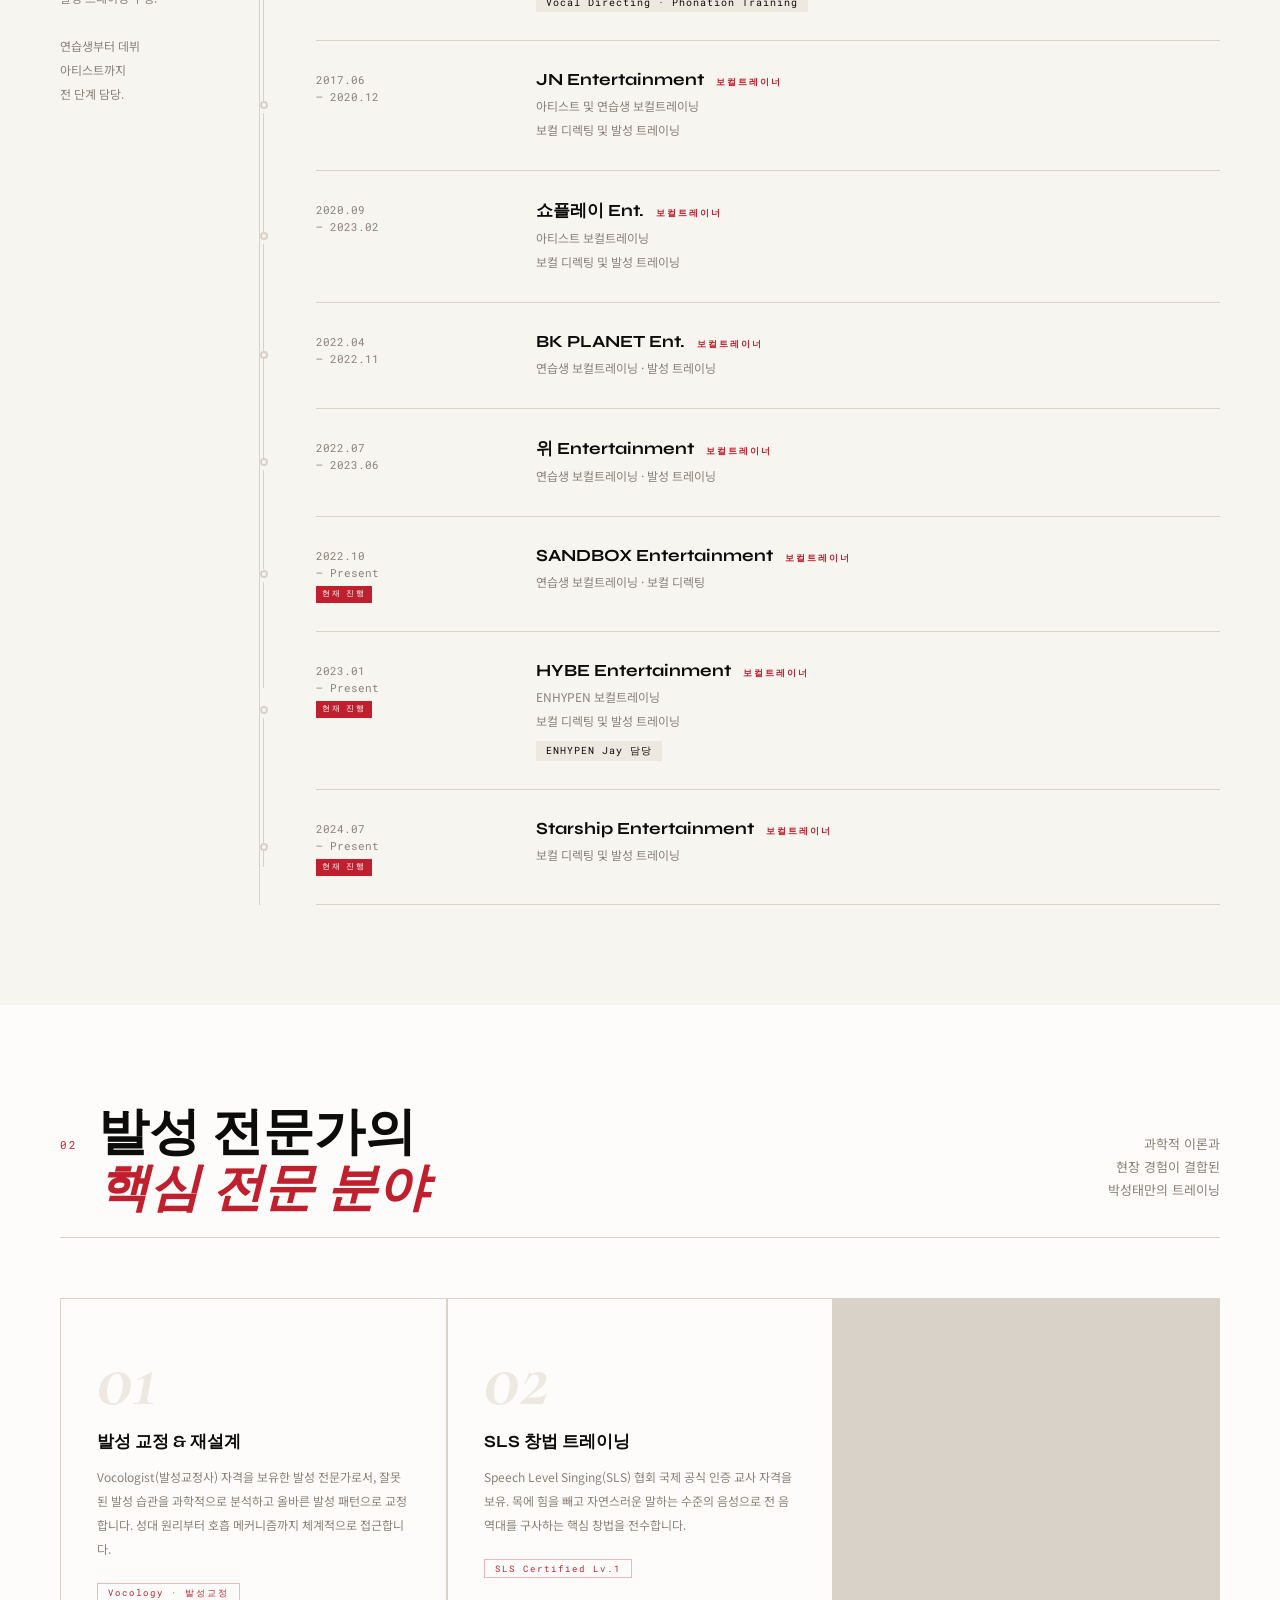
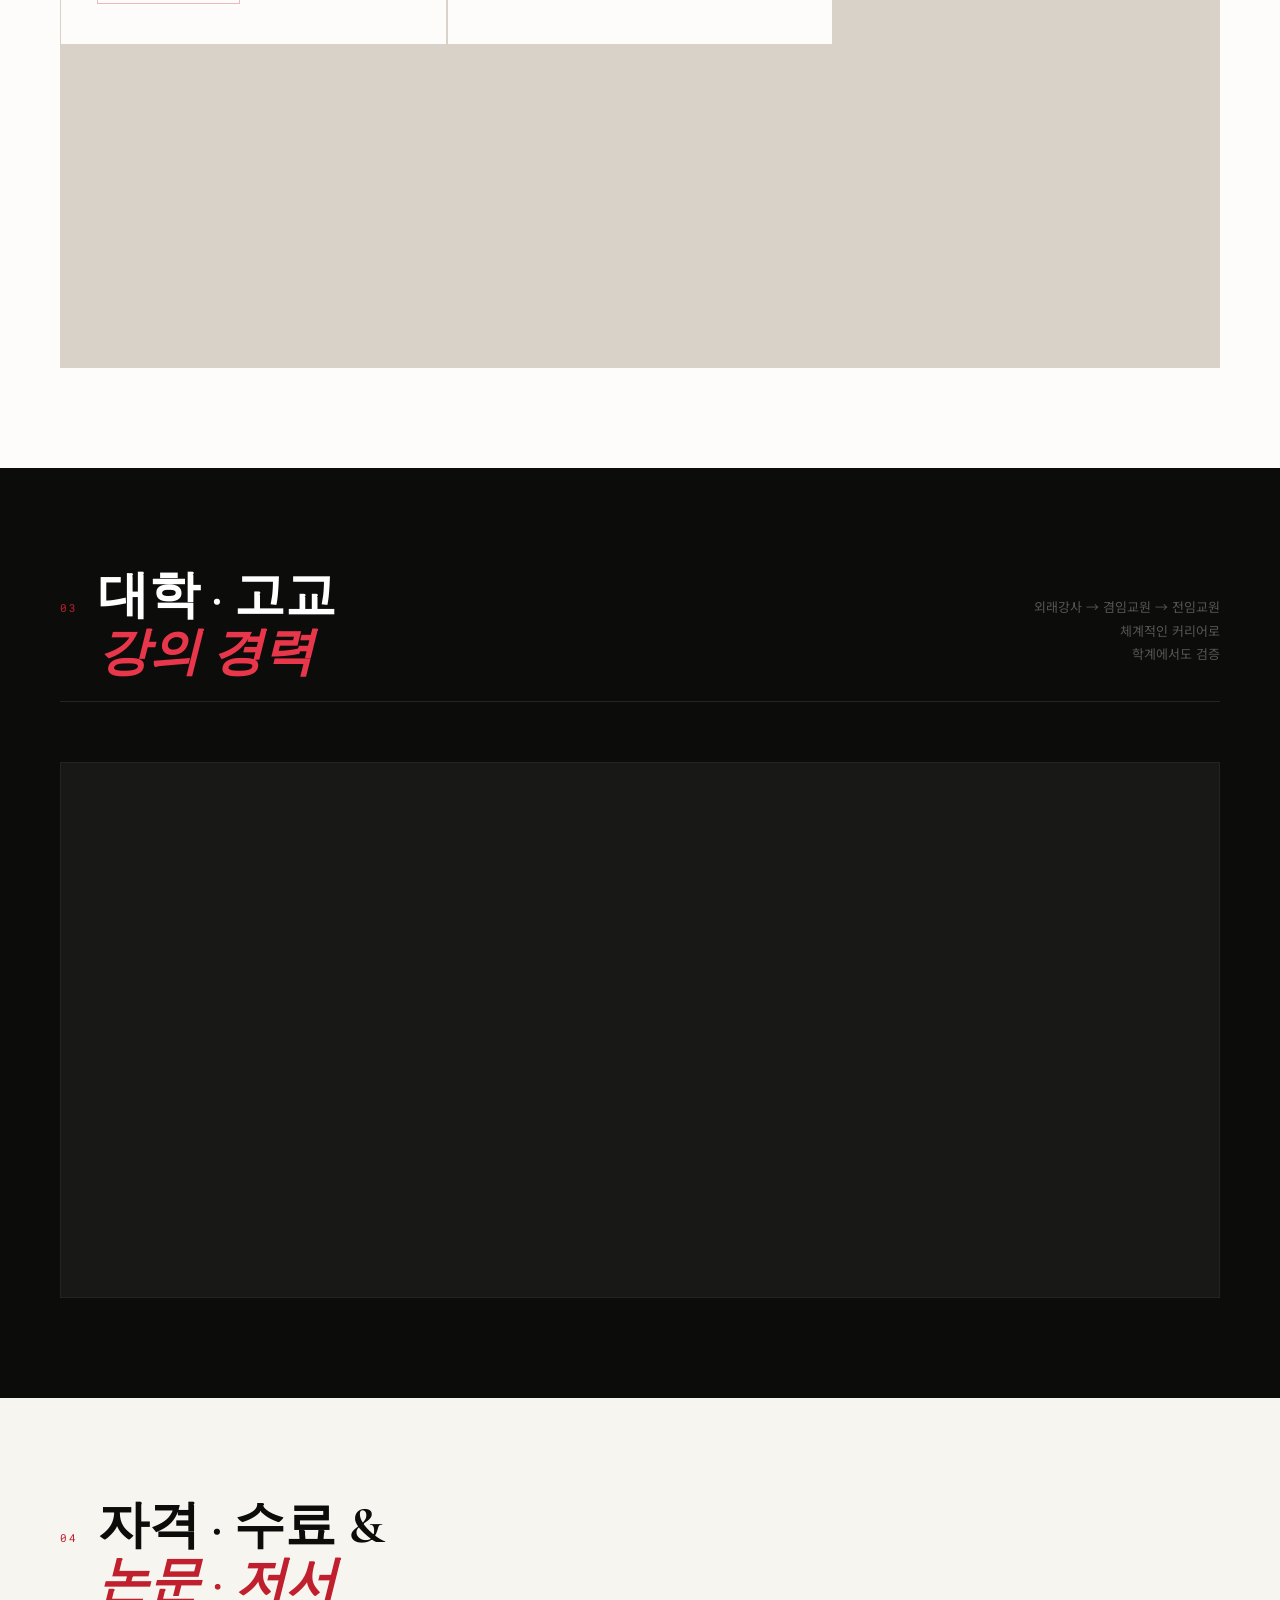
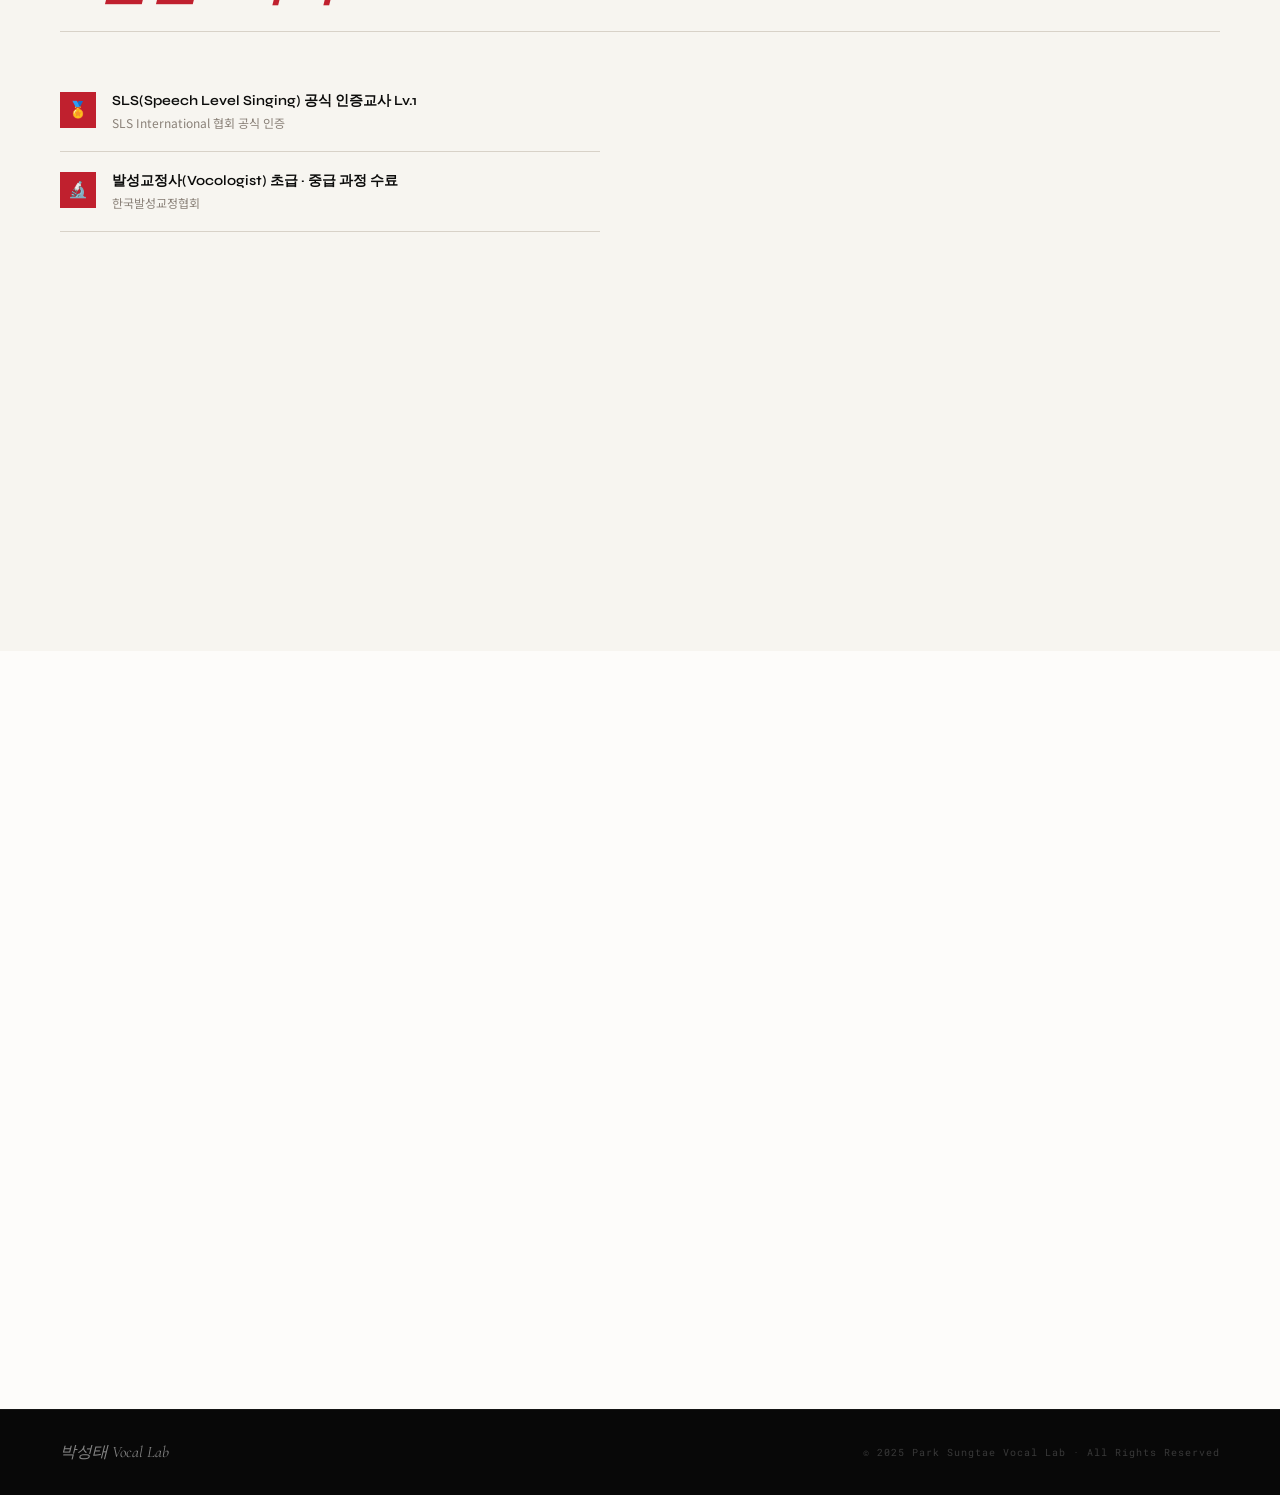
<file: park-sungtae-detail.html>
<!DOCTYPE html>
<html lang="ko">
<head>
<meta charset="UTF-8">
<meta name="viewport" content="width=device-width, initial-scale=1.0">
<title>박성태 — 발성 전문가 · Vocal Coach</title>
<link rel="icon" type="image/png" href="./assets/logo.png">
<link rel="apple-touch-icon" href="./assets/logo.png">
<link rel="stylesheet" href="./shared-top-nav.css">
<link href="https://fonts.googleapis.com/css2?family=Cormorant+Garamond:ital,wght@0,300;0,500;0,600;0,700;1,300;1,500;1,700&family=Syne:wght@400;500;600;700;800&family=Noto+Sans+KR:wght@300;400;500;700&family=Roboto+Mono:wght@300;400&display=swap" rel="stylesheet">
<style>
:root {
  --ink:    #0C0C0B;
  --red:    #C0202E;
  --red2:   #E8364A;
  --paper:  #F7F5F0;
  --warm:   #EEE9E0;
  --line:   #D8D2C8;
  --mid:    #8A8178;
  --light:  #C4BEB4;
  --white:  #FDFCFA;
}

*, *::before, *::after { margin:0; padding:0; box-sizing:border-box; }
html { scroll-behavior:smooth; }

body {
  background: var(--white);
  color: var(--ink);
  font-family: 'Syne', sans-serif;
  overflow-x: hidden;
  cursor: none;
  padding-top: var(--return-nav-h, 48px);
}

/* Custom cursor */
.cursor {
  width: 10px; height: 10px;
  background: var(--red);
  border-radius: 50%;
  position: fixed;
  pointer-events: none;
  z-index: 9999;
  transition: transform 0.15s, opacity 0.15s;
  transform: translate(-50%,-50%);
}
.cursor-ring {
  width: 36px; height: 36px;
  border: 1px solid var(--red);
  border-radius: 50%;
  position: fixed;
  pointer-events: none;
  z-index: 9998;
  transition: transform 0.3s, width 0.3s, height 0.3s;
  transform: translate(-50%,-50%);
  opacity: 0.5;
}

/* ── NAV ── */
nav {
  position: fixed; top: var(--return-nav-h, 48px); left:0; right:0; z-index: 100;
  display: flex; justify-content: space-between; align-items: center;
  padding: 20px 60px;
  background: rgba(253,252,250,0.92);
  backdrop-filter: blur(12px);
  border-bottom: 1px solid var(--line);
}
.nav-logo {
  font-family: 'Cormorant Garamond', serif;
  font-size: 18px; font-weight: 600; font-style: italic;
  color: var(--ink); letter-spacing: 1px;
}
.nav-links {
  display: flex; gap: 36px; list-style: none;
}
.nav-links a {
  font-size: 11px; letter-spacing: 3px; text-transform: uppercase;
  color: var(--mid); text-decoration: none;
  font-weight: 600;
  transition: color 0.2s;
}
.nav-links a:hover { color: var(--red); }
.nav-cta {
  background: var(--ink); color: var(--white) !important;
  padding: 8px 20px; font-size: 10px !important;
  letter-spacing: 2px !important;
  transition: background 0.2s !important;
}
.nav-cta:hover { background: var(--red) !important; color: var(--white) !important; }
.nav-back {
  display: inline-flex;
  align-items: center;
  gap: 10px;
  font-size: 11px;
  letter-spacing: 2px;
  text-transform: uppercase;
  color: var(--mid);
  text-decoration: none;
  font-weight: 700;
  transition: color 0.2s, transform 0.2s;
}
.nav-back::before {
  content: '←';
  font-size: 14px;
  line-height: 1;
}
.nav-back:hover {
  color: var(--red);
  transform: translateX(-2px);
}

/* ── HERO ── */
.hero {
  min-height: 100vh;
  display: grid;
  grid-template-rows: auto 1fr auto;
  padding-top: 80px;
  position: relative;
  background: var(--white);
  overflow: hidden;
}

/* Big ruled lines in background */
.hero-rules {
  position: absolute; inset: 0;
  background-image:
    repeating-linear-gradient(180deg,
      transparent 0px,
      transparent 63px,
      var(--warm) 63px,
      var(--warm) 64px
    );
  opacity: 0.6;
  pointer-events: none;
}

.hero-main {
  display: grid;
  grid-template-columns: 1fr 480px;
  gap: 0;
  align-items: end;
  padding: 60px 60px 0;
  position: relative; z-index: 2;
}

.hero-text {}

.hero-label {
  display: flex; align-items: center; gap: 10px;
  margin-bottom: 24px;
}
.hero-label span {
  font-size: 10px; letter-spacing: 4px; text-transform: uppercase;
  color: var(--red); font-weight: 700;
}
.hero-label::before, .hero-label::after {
  content: '';
  height: 1px;
  background: var(--red);
}
.hero-label::before { width: 32px; }
.hero-label::after { flex: 1; max-width: 40px; }

h1 {
  font-family: 'Cormorant Garamond', serif;
  font-size: clamp(72px, 9vw, 130px);
  font-weight: 700;
  line-height: 0.92;
  letter-spacing: -2px;
  color: var(--ink);
  margin-bottom: 12px;
}
h1 .en {
  font-style: italic;
  font-size: 0.52em;
  color: var(--light);
  display: block;
  letter-spacing: 0px;
  margin-top: 6px;
}

.hero-desc {
  font-family: 'Noto Sans KR', sans-serif;
  font-size: 14px; font-weight: 300;
  color: var(--mid); line-height: 2;
  max-width: 460px; margin-top: 28px;
  border-left: 2px solid var(--red);
  padding-left: 20px;
}

.hero-right {
  position: relative;
  align-self: end;
  padding-bottom: 0;
}

/* Credential card stack */
.cred-stack {
  display: flex; flex-direction: column; gap: 3px;
  padding: 40px;
  background: var(--ink);
  height: 100%;
}
.cred-title {
  font-size: 9px; letter-spacing: 4px; text-transform: uppercase;
  color: var(--red); margin-bottom: 24px; font-weight: 700;
}
.cred-item {
  padding: 14px 0;
  border-bottom: 1px solid rgba(255,255,255,0.07);
  display: flex; justify-content: space-between; align-items: center;
}
.cred-item:last-child { border-bottom: none; }
.cred-name { font-size: 14px; font-weight: 600; color: #fff; }
.cred-role {
  font-family: 'Roboto Mono', monospace;
  font-size: 9px; color: rgba(255,255,255,0.4); letter-spacing: 1px;
}
.cred-dot {
  width: 6px; height: 6px; border-radius: 50%;
  background: var(--red); flex-shrink: 0;
}
.cred-dot.active { animation: blink 1.5s ease-in-out infinite; }
@keyframes blink {
  0%,100% { opacity:1; } 50% { opacity:0.3; }
}

/* Stats strip */
.hero-stats {
  display: grid; grid-template-columns: repeat(4, 1fr);
  border-top: 1px solid var(--line);
  position: relative; z-index: 2;
  margin-top: 0;
}
.stat-box {
  padding: 32px 40px;
  border-right: 1px solid var(--line);
  position: relative;
  overflow: hidden;
}
.stat-box:last-child { border-right: none; }
.stat-box::before {
  content: '';
  position: absolute; bottom: 0; left: 0; right: 0;
  height: 2px; background: var(--red);
  transform: scaleX(0); transform-origin: left;
  transition: transform 0.4s;
}
.stat-box:hover::before { transform: scaleX(1); }
.stat-n {
  font-family: 'Cormorant Garamond', serif;
  font-size: 48px; font-weight: 700; font-style: italic;
  color: var(--ink); line-height: 1;
}
.stat-n sup {
  font-size: 0.4em; font-style: normal; vertical-align: super;
}
.stat-l {
  font-family: 'Noto Sans KR', sans-serif;
  font-size: 11px; color: var(--mid); margin-top: 4px;
}

/* ── SECTION BASE ── */
.section {
  padding: 100px 60px;
  position: relative;
}
.section-header {
  display: flex; align-items: baseline; gap: 20px;
  margin-bottom: 60px;
  padding-bottom: 20px;
  border-bottom: 1px solid var(--line);
}
.section-num {
  font-family: 'Roboto Mono', monospace;
  font-size: 11px; color: var(--red); letter-spacing: 2px;
}
h2 {
  font-family: 'Cormorant Garamond', serif;
  font-size: clamp(36px, 4vw, 56px);
  font-weight: 700; line-height: 1.1;
}
h2 em { font-style: italic; color: var(--red); }
.section-sub {
  font-family: 'Noto Sans KR', sans-serif;
  font-size: 13px; color: var(--mid); margin-left: auto;
  text-align: right; line-height: 1.8; max-width: 280px;
}

/* ── TRAINEES (스크롤 marquee) ── */
.trainees-section {
  background: var(--ink);
  padding: 80px 0;
  overflow: hidden;
  position: relative;
}
.trainees-label {
  text-align: center; margin-bottom: 40px;
  font-size: 10px; letter-spacing: 5px;
  color: rgba(255,255,255,0.3); text-transform: uppercase;
}
.marquee-wrap { overflow: hidden; }
.marquee-track {
  display: flex; gap: 0;
  animation: marquee 28s linear infinite;
  width: max-content;
}
.marquee-track:hover { animation-play-state: paused; }
.trainee-pill {
  display: flex; align-items: center; gap: 12px;
  padding: 18px 36px;
  border-right: 1px solid rgba(255,255,255,0.08);
  white-space: nowrap;
}
.trainee-icon { font-size: 18px; }
.trainee-name {
  font-family: 'Noto Sans KR', sans-serif;
  font-size: 15px; font-weight: 500; color: #fff;
}
.trainee-tag {
  font-family: 'Roboto Mono', monospace;
  font-size: 9px; letter-spacing: 1px;
  color: var(--red); padding: 2px 8px;
  border: 1px solid rgba(192,32,46,0.4);
}
@keyframes marquee {
  from { transform: translateX(0); }
  to   { transform: translateX(-50%); }
}

/* ── CAREER TIMELINE ── */
.career-section {
  background: var(--paper);
  padding: 100px 60px;
}
.career-grid {
  display: grid;
  grid-template-columns: 200px 1fr;
  gap: 0;
}
.career-sidebar {
  padding-top: 4px;
  border-right: 1px solid var(--line);
  padding-right: 40px;
}
.career-sidebar-title {
  font-size: 9px; letter-spacing: 4px; text-transform: uppercase;
  color: var(--red); margin-bottom: 12px;
}
.career-sidebar p {
  font-family: 'Noto Sans KR', sans-serif;
  font-size: 12px; color: var(--mid); line-height: 2;
}
.career-list { padding-left: 56px; }
.career-item {
  display: grid; grid-template-columns: 180px 1fr;
  gap: 40px; padding: 28px 0;
  border-bottom: 1px solid var(--line);
  position: relative;
  transition: background 0.3s;
}
.career-item:first-child { padding-top: 0; }
.career-item::before {
  content: '';
  position: absolute;
  left: -56px; top: 50%;
  transform: translateY(-50%);
  width: 8px; height: 8px;
  border-radius: 50%;
  border: 2px solid var(--line);
  background: var(--paper);
  transition: border-color 0.3s, background 0.3s;
}
.career-item:hover::before {
  border-color: var(--red);
  background: var(--red);
}
.career-item::after {
  content: '';
  position: absolute;
  left: -53px; top: calc(50% + 8px);
  width: 1px; height: calc(100% - 8px);
  background: var(--line);
}
.career-item:last-child::after { display: none; }

.career-period {
  font-family: 'Roboto Mono', monospace;
  font-size: 11px; color: var(--mid); padding-top: 2px;
  line-height: 1.6;
}
.career-current {
  display: inline-block; margin-top: 4px;
  background: var(--red); color: #fff;
  font-size: 8px; letter-spacing: 2px; padding: 2px 6px;
  text-transform: uppercase; font-family: 'Syne', sans-serif;
}
.career-info {}
.career-co {
  font-size: 17px; font-weight: 700; color: var(--ink);
  margin-bottom: 4px;
}
.career-co span {
  display: inline-block; margin-left: 8px;
  font-size: 9px; letter-spacing: 2px; text-transform: uppercase;
  color: var(--red); font-weight: 600; font-family: 'Syne', sans-serif;
}
.career-detail {
  font-family: 'Noto Sans KR', sans-serif;
  font-size: 12px; color: var(--mid); line-height: 2;
}
.career-pill {
  display: inline-block; margin-top: 8px;
  font-size: 10px; letter-spacing: 1px;
  background: var(--warm); padding: 3px 10px;
  color: var(--ink); font-family: 'Roboto Mono', monospace;
}

/* ── EXPERTISE PANELS ── */
.expertise-section {
  background: var(--white);
  padding: 100px 60px;
}
.expertise-grid {
  display: grid;
  grid-template-columns: repeat(3, 1fr);
  gap: 2px;
  background: var(--line);
  border: 1px solid var(--line);
  margin-top: 60px;
}
.exp-card {
  background: var(--white);
  padding: 40px 36px;
  position: relative;
  overflow: hidden;
  transition: background 0.3s;
}
.exp-card:hover { background: var(--paper); }
.exp-card::after {
  content: '';
  position: absolute; bottom: 0; left: 0; right: 0;
  height: 3px; background: var(--red);
  transform: scaleX(0); transform-origin: left;
  transition: transform 0.4s;
}
.exp-card:hover::after { transform: scaleX(1); }
.exp-num {
  font-family: 'Cormorant Garamond', serif;
  font-size: 80px; font-weight: 700; font-style: italic;
  color: var(--warm); line-height: 1;
  margin-bottom: 12px;
  user-select: none;
}
.exp-title {
  font-size: 17px; font-weight: 700;
  color: var(--ink); margin-bottom: 12px;
  line-height: 1.3;
}
.exp-body {
  font-family: 'Noto Sans KR', sans-serif;
  font-size: 12px; color: var(--mid);
  line-height: 2; margin-bottom: 20px;
}
.exp-tag {
  font-family: 'Roboto Mono', monospace;
  font-size: 9px; letter-spacing: 2px;
  color: var(--red); border: 1px solid rgba(192,32,46,0.3);
  padding: 3px 10px; display: inline-block;
}

/* ── ACADEMIC ── */
.academic-section {
  background: var(--ink);
  padding: 100px 60px;
  color: #fff;
}
.academic-section h2 { color: #fff; }
.academic-section h2 em { color: var(--red2); }
.academic-section .section-sub { color: rgba(255,255,255,0.3); }
.academic-section .section-header { border-color: rgba(255,255,255,0.1); }

.academic-grid {
  display: grid; grid-template-columns: 1fr 1fr;
  gap: 2px; background: rgba(255,255,255,0.05);
  border: 1px solid rgba(255,255,255,0.05);
  margin-top: 60px;
}
.acad-card {
  background: rgba(255,255,255,0.02);
  padding: 40px;
  transition: background 0.3s;
}
.acad-card:hover { background: rgba(255,255,255,0.05); }
.acad-period {
  font-family: 'Roboto Mono', monospace;
  font-size: 10px; color: var(--red2);
  letter-spacing: 2px; margin-bottom: 12px;
}
.acad-school {
  font-size: 18px; font-weight: 700; color: #fff;
  margin-bottom: 6px;
}
.acad-dept {
  font-family: 'Noto Sans KR', sans-serif;
  font-size: 12px; color: rgba(255,255,255,0.4);
  margin-bottom: 16px;
}
.acad-courses {
  display: flex; flex-wrap: wrap; gap: 6px;
}
.course-tag {
  font-family: 'Noto Sans KR', sans-serif;
  font-size: 11px; padding: 4px 12px;
  background: rgba(255,255,255,0.06);
  color: rgba(255,255,255,0.7);
  border: 1px solid rgba(255,255,255,0.08);
}
.acad-rank {
  display: inline-block; margin-left: 8px;
  font-size: 8px; letter-spacing: 2px; text-transform: uppercase;
  background: var(--red); color: #fff;
  padding: 2px 6px; font-family: 'Syne', sans-serif; font-weight: 700;
}

/* ── CERT + PAPER ── */
.cert-section {
  background: var(--paper);
  padding: 100px 60px;
}
.cert-layout {
  display: grid; grid-template-columns: 1fr 1fr; gap: 80px;
  margin-top: 60px;
}
.cert-list { list-style: none; }
.cert-list li {
  display: flex; align-items: flex-start; gap: 16px;
  padding: 20px 0;
  border-bottom: 1px solid var(--line);
}
.cert-list li:first-child { padding-top: 0; }
.cert-icon {
  width: 36px; height: 36px; flex-shrink: 0;
  background: var(--red); color: #fff;
  display: grid; place-items: center;
  font-size: 16px;
}
.cert-name {
  font-size: 14px; font-weight: 600; color: var(--ink);
  margin-bottom: 4px;
}
.cert-org {
  font-family: 'Noto Sans KR', sans-serif;
  font-size: 12px; color: var(--mid);
}

.paper-box {
  background: var(--ink);
  padding: 48px;
  position: relative;
  overflow: hidden;
}
.paper-box::before {
  content: '論文';
  position: absolute; top: -20px; right: -10px;
  font-family: 'Cormorant Garamond', serif;
  font-size: 120px; font-weight: 700; font-style: italic;
  color: rgba(255,255,255,0.04);
  pointer-events: none;
}
.paper-label {
  font-size: 9px; letter-spacing: 4px; text-transform: uppercase;
  color: var(--red2); margin-bottom: 20px;
}
.paper-title {
  font-family: 'Noto Sans KR', sans-serif;
  font-size: 16px; font-weight: 500; color: #fff;
  line-height: 1.9; margin-bottom: 20px;
}
.paper-org {
  font-family: 'Roboto Mono', monospace;
  font-size: 10px; color: rgba(255,255,255,0.3);
  letter-spacing: 1px; margin-bottom: 24px;
}
.paper-keywords {
  display: flex; flex-wrap: wrap; gap: 8px;
}
.kw {
  font-family: 'Roboto Mono', monospace;
  font-size: 9px; letter-spacing: 2px;
  color: var(--red2); border: 1px solid rgba(232,54,74,0.3);
  padding: 4px 10px;
}

/* ── MISC ACTIVITIES ── */
.misc-section {
  background: var(--white);
  padding: 100px 60px;
}
.misc-grid {
  display: grid; grid-template-columns: repeat(3, 1fr);
  gap: 24px; margin-top: 60px;
}
.misc-card {
  padding: 28px 28px;
  border: 1px solid var(--line);
  position: relative; overflow: hidden;
  transition: border-color 0.3s, transform 0.3s;
}
.misc-card:hover {
  border-color: var(--red);
  transform: translateY(-4px);
}
.misc-flag {
  font-size: 24px; margin-bottom: 14px;
}
.misc-title {
  font-size: 14px; font-weight: 700; color: var(--ink);
  margin-bottom: 8px; line-height: 1.4;
}
.misc-detail {
  font-family: 'Noto Sans KR', sans-serif;
  font-size: 11px; color: var(--mid); line-height: 1.9;
}

/* ── CTA ── */
.cta-section {
  background: var(--ink);
  padding: 120px 60px;
  position: relative; overflow: hidden;
  text-align: center;
}
.cta-section::before {
  content: 'VOICE';
  position: absolute; top: 50%; left: 50%;
  transform: translate(-50%,-50%);
  font-family: 'Cormorant Garamond', serif;
  font-size: 240px; font-weight: 700; font-style: italic;
  color: rgba(255,255,255,0.025);
  pointer-events: none; white-space: nowrap;
}
.cta-inner { position: relative; z-index: 2; max-width: 680px; margin: 0 auto; }
.cta-eyebrow {
  font-size: 10px; letter-spacing: 5px; text-transform: uppercase;
  color: var(--red2); margin-bottom: 24px;
}
.cta-h {
  font-family: 'Cormorant Garamond', serif;
  font-size: clamp(40px, 5vw, 68px);
  font-weight: 700; font-style: italic;
  color: #fff; line-height: 1.15; margin-bottom: 24px;
}
.cta-h strong { font-style: normal; color: var(--red2); }
.cta-p {
  font-family: 'Noto Sans KR', sans-serif;
  font-size: 14px; color: rgba(255,255,255,0.45);
  line-height: 2; margin-bottom: 48px;
}
.cta-btns { display: flex; gap: 12px; justify-content: center; flex-wrap: wrap; }
.btn-main {
  background: var(--red); color: #fff;
  font-size: 11px; letter-spacing: 3px; text-transform: uppercase;
  padding: 18px 48px; border: none; cursor: pointer;
  text-decoration: none; display: inline-block;
  font-family: 'Syne', sans-serif; font-weight: 700;
  transition: background 0.3s, transform 0.3s;
}
.btn-main:hover { background: var(--red2); transform: translateY(-2px); }
.btn-ghost {
  background: transparent; color: rgba(255,255,255,0.6);
  font-size: 11px; letter-spacing: 3px; text-transform: uppercase;
  padding: 18px 48px;
  border: 1px solid rgba(255,255,255,0.15);
  cursor: pointer; text-decoration: none; display: inline-block;
  font-family: 'Syne', sans-serif; font-weight: 600;
  transition: border-color 0.3s, color 0.3s;
}
.btn-ghost:hover { border-color: rgba(255,255,255,0.4); color: #fff; }

/* ── FOOTER ── */
footer {
  background: #080808;
  padding: 32px 60px;
  display: flex; justify-content: space-between; align-items: center;
  border-top: 1px solid rgba(255,255,255,0.05);
}
.footer-brand {
  font-family: 'Cormorant Garamond', serif;
  font-size: 16px; font-style: italic; color: rgba(255,255,255,0.5);
}
.footer-copy {
  font-family: 'Roboto Mono', monospace;
  font-size: 10px; color: rgba(255,255,255,0.2); letter-spacing: 1px;
}

/* ── REVEAL ANIMATION ── */
.reveal { opacity:0; transform: translateY(40px); transition: opacity 0.7s ease, transform 0.7s ease; }
.reveal.in { opacity:1; transform: translateY(0); }
.reveal-l { opacity:0; transform: translateX(-40px); transition: opacity 0.7s ease, transform 0.7s ease; }
.reveal-l.in { opacity:1; transform: translateX(0); }

@media (max-width: 960px) {
  nav { padding: 16px 24px; }
  .nav-links { display: none; }
  .hero-main { grid-template-columns: 1fr; padding: 40px 24px 0; }
  .hero-right { display: none; }
  .hero-stats { grid-template-columns: 1fr 1fr; }
  .section, .career-section, .expertise-section, .academic-section, .cert-section, .misc-section, .cta-section { padding: 60px 24px; }
  .career-grid { grid-template-columns: 1fr; }
  .career-sidebar { display: none; }
  .career-list { padding-left: 28px; }
  .career-item { grid-template-columns: 1fr; gap: 8px; }
  .expertise-grid, .academic-grid { grid-template-columns: 1fr; }
  .cert-layout { grid-template-columns: 1fr; }
  .misc-grid { grid-template-columns: 1fr 1fr; }
  footer { flex-direction: column; gap: 8px; text-align: center; }
}
@media (max-width: 600px) {
  h1 { font-size: 60px; }
  .hero-stats { grid-template-columns: 1fr 1fr; }
  .misc-grid { grid-template-columns: 1fr; }
  .stat-box { padding: 20px 24px; }
}
</style>
</head>
<body>

<div class="return-nav">
  <div class="return-nav__inner">
    <a class="return-nav__brand" href="./index.html#overview">
      <img src="./assets/logo.png" alt="NUVOCAL 로고">
      <span>NUVOCAL</span>
    </a>
    <div class="return-nav__links">
      <a href="./index.html#overview">Home</a>
      <a href="./index.html#features">Features</a>
      <a href="./index.html#coach">Coach</a>
      <a href="./index.html#lineup">Lineup</a>
      <a href="./index.html#studio">Studio</a>
      <a href="./index.html#apply">Apply</a>
      <a href="./index11.html">Original</a>
    </div>
    <div class="return-nav__actions">
      <a class="return-nav__chip" href="./index.html#coach">메인으로</a>
      <a class="return-nav__chip is-primary" href="https://open.kakao.com/o/spwR12Rg" target="_blank" rel="noopener noreferrer">상담 신청</a>
    </div>
  </div>
</div>

<!-- Custom cursor -->
<div class="cursor" id="cur"></div>
<div class="cursor-ring" id="curR"></div>

<!-- ── NAV ── -->
<nav>
  <a href="./index.html#coach" class="nav-back" data-back-link>Back</a>
  <div class="nav-logo">박성태 Vocal Lab</div>
  <ul class="nav-links">
    <li><a href="#career">경력</a></li>
    <li><a href="#expertise">전문분야</a></li>
    <li><a href="#academic">강의</a></li>
    <li><a href="#cert">자격 · 논문</a></li>
    <li><a href="#career" class="nav-cta">경력 보기</a></li>
  </ul>
</nav>

<!-- ── HERO ── -->
<section class="hero">
  <div class="hero-rules"></div>

  <div class="hero-main">
    <div class="hero-text reveal-l">
      <div class="hero-label">
        <span>Vocal Coach · Vocologist · 발성 전문가</span>
      </div>
      <h1>
        박성태
        <span class="en">Park Sungtae</span>
      </h1>
      <p class="hero-desc">
        YG부터 HYBE까지—<br>
        대한민국 최정상 엔터테인먼트 현장에서 검증된 발성 전문가.<br>
        과학적 원리에 기반한 체계적 보컬 트레이닝으로<br>
        당신의 목소리를 완전히 재설계합니다.
      </p>
    </div>

    <div class="hero-right reveal">
      <div class="cred-stack">
        <div class="cred-title">Current & Past Affiliations</div>
        <div class="cred-item">
          <div>
            <div class="cred-name">HYBE Entertainment</div>
            <div class="cred-role">ENHYPEN · 보컬트레이너</div>
          </div>
          <div class="cred-dot active"></div>
        </div>
        <div class="cred-item">
          <div>
            <div class="cred-name">SANDBOX Entertainment</div>
            <div class="cred-role">연습생 · 보컬트레이너</div>
          </div>
          <div class="cred-dot active"></div>
        </div>
        <div class="cred-item">
          <div>
            <div class="cred-name">Starship Entertainment</div>
            <div class="cred-role">보컬트레이너</div>
          </div>
          <div class="cred-dot active"></div>
        </div>
        <div class="cred-item">
          <div>
            <div class="cred-name">YG Entertainment</div>
            <div class="cred-role">글로벌 연습생 · 보컬트레이너</div>
          </div>
          <div class="cred-dot"></div>
        </div>
        <div class="cred-item">
          <div>
            <div class="cred-name">대경대학교</div>
            <div class="cred-role">실용음악과 · 전임교원</div>
          </div>
          <div class="cred-dot"></div>
        </div>
        <div class="cred-item">
          <div>
            <div class="cred-name">세종예술고 · 한국KPOP고</div>
            <div class="cred-role">보컬전공실기 · 현직</div>
          </div>
          <div class="cred-dot active"></div>
        </div>
      </div>
    </div>
  </div>

  <div class="hero-stats reveal">
    <div class="stat-box">
      <div class="stat-n">7<sup>+</sup></div>
      <div class="stat-l">소속 엔터테인먼트</div>
    </div>
    <div class="stat-box">
      <div class="stat-n">10<sup>+</sup></div>
      <div class="stat-l">배출 아티스트</div>
    </div>
    <div class="stat-box">
      <div class="stat-n">6<sup>yr</sup></div>
      <div class="stat-l">대학 강의 경력</div>
    </div>
    <div class="stat-box">
      <div class="stat-n">SLS</div>
      <div class="stat-l">국제 공식 인증 교사</div>
    </div>
  </div>
</section>

<!-- ── TRAINEES MARQUEE ── -->
<div class="trainees-section">
  <div class="trainees-label">Trained Artists & Contestants</div>
  <div class="marquee-wrap">
    <div class="marquee-track">
      <!-- Set 1 -->
      <div class="trainee-pill">
        <span class="trainee-icon">🎤</span>
        <span class="trainee-name">남승민</span>
        <span class="trainee-tag">미스터트롯</span>
      </div>
      <div class="trainee-pill">
        <span class="trainee-icon">🎤</span>
        <span class="trainee-name">세림</span>
        <span class="trainee-tag">CRAVITY</span>
      </div>
      <div class="trainee-pill">
        <span class="trainee-icon">🎤</span>
        <span class="trainee-name">제이 Jay</span>
        <span class="trainee-tag">ENHYPEN · HYBE</span>
      </div>
      <div class="trainee-pill">
        <span class="trainee-icon">🎤</span>
        <span class="trainee-name">송유진</span>
        <span class="trainee-tag">가수</span>
      </div>
      <div class="trainee-pill">
        <span class="trainee-icon">🎤</span>
        <span class="trainee-name">김민형</span>
        <span class="trainee-tag">The Howling</span>
      </div>
      <div class="trainee-pill">
        <span class="trainee-icon">🎤</span>
        <span class="trainee-name">최승훈</span>
        <span class="trainee-tag">보이즈플래닛</span>
      </div>
      <div class="trainee-pill">
        <span class="trainee-icon">🎤</span>
        <span class="trainee-name">전호영</span>
        <span class="trainee-tag">보이즈플래닛</span>
      </div>
      <div class="trainee-pill">
        <span class="trainee-icon">🎤</span>
        <span class="trainee-name">홍성민</span>
        <span class="trainee-tag">소년판타지</span>
      </div>
      <div class="trainee-pill">
        <span class="trainee-icon">🎤</span>
        <span class="trainee-name">김건 · 권보율</span>
        <span class="trainee-tag">위어스</span>
      </div>
      <!-- Set 2 (duplicate for seamless loop) -->
      <div class="trainee-pill">
        <span class="trainee-icon">🎤</span>
        <span class="trainee-name">남승민</span>
        <span class="trainee-tag">미스터트롯</span>
      </div>
      <div class="trainee-pill">
        <span class="trainee-icon">🎤</span>
        <span class="trainee-name">세림</span>
        <span class="trainee-tag">CRAVITY</span>
      </div>
      <div class="trainee-pill">
        <span class="trainee-icon">🎤</span>
        <span class="trainee-name">제이 Jay</span>
        <span class="trainee-tag">ENHYPEN · HYBE</span>
      </div>
      <div class="trainee-pill">
        <span class="trainee-icon">🎤</span>
        <span class="trainee-name">송유진</span>
        <span class="trainee-tag">가수</span>
      </div>
      <div class="trainee-pill">
        <span class="trainee-icon">🎤</span>
        <span class="trainee-name">김민형</span>
        <span class="trainee-tag">The Howling</span>
      </div>
      <div class="trainee-pill">
        <span class="trainee-icon">🎤</span>
        <span class="trainee-name">최승훈</span>
        <span class="trainee-tag">보이즈플래닛</span>
      </div>
      <div class="trainee-pill">
        <span class="trainee-icon">🎤</span>
        <span class="trainee-name">전호영</span>
        <span class="trainee-tag">보이즈플래닛</span>
      </div>
      <div class="trainee-pill">
        <span class="trainee-icon">🎤</span>
        <span class="trainee-name">홍성민</span>
        <span class="trainee-tag">소년판타지</span>
      </div>
      <div class="trainee-pill">
        <span class="trainee-icon">🎤</span>
        <span class="trainee-name">김건 · 권보율</span>
        <span class="trainee-tag">위어스</span>
      </div>
    </div>
  </div>
</div>

<!-- ── CAREER ── -->
<section class="career-section" id="career">
  <div class="section-header reveal">
    <span class="section-num">01</span>
    <h2>엔터테인먼트<br><em>트레이닝 경력</em></h2>
    <p class="section-sub">YG에서 시작해 HYBE까지<br>대한민국 주요 기획사에서<br>검증된 현장 전문가</p>
  </div>

  <div class="career-grid">
    <div class="career-sidebar reveal-l">
      <div class="career-sidebar-title">Overview</div>
      <p>7개 엔터테인먼트사에서<br>보컬 디렉팅 및<br>발성 트레이닝 수행.<br><br>연습생부터 데뷔<br>아티스트까지<br>전 단계 담당.</p>
    </div>

    <div class="career-list">
      <div class="career-item reveal">
        <div class="career-period">
          ~ 2017.05<br>
          <span class="career-current">전 직책</span>
        </div>
        <div class="career-info">
          <div class="career-co">YG Entertainment <span>보컬트레이너</span></div>
          <div class="career-detail">후보생 · 연습생 · 글로벌 연습생 보컬트레이닝<br>보컬 디렉팅 및 발성 트레이닝</div>
          <span class="career-pill">Vocal Directing · Phonation Training</span>
        </div>
      </div>

      <div class="career-item reveal">
        <div class="career-period">2017.06<br>— 2020.12</div>
        <div class="career-info">
          <div class="career-co">JN Entertainment <span>보컬트레이너</span></div>
          <div class="career-detail">아티스트 및 연습생 보컬트레이닝<br>보컬 디렉팅 및 발성 트레이닝</div>
        </div>
      </div>

      <div class="career-item reveal">
        <div class="career-period">2020.09<br>— 2023.02</div>
        <div class="career-info">
          <div class="career-co">쇼플레이 Ent. <span>보컬트레이너</span></div>
          <div class="career-detail">아티스트 보컬트레이닝<br>보컬 디렉팅 및 발성 트레이닝</div>
        </div>
      </div>

      <div class="career-item reveal">
        <div class="career-period">2022.04<br>— 2022.11</div>
        <div class="career-info">
          <div class="career-co">BK PLANET Ent. <span>보컬트레이너</span></div>
          <div class="career-detail">연습생 보컬트레이닝 · 발성 트레이닝</div>
        </div>
      </div>

      <div class="career-item reveal">
        <div class="career-period">2022.07<br>— 2023.06</div>
        <div class="career-info">
          <div class="career-co">위 Entertainment <span>보컬트레이너</span></div>
          <div class="career-detail">연습생 보컬트레이닝 · 발성 트레이닝</div>
        </div>
      </div>

      <div class="career-item reveal">
        <div class="career-period">
          2022.10<br>— Present<br>
          <span class="career-current">현재 진행</span>
        </div>
        <div class="career-info">
          <div class="career-co">SANDBOX Entertainment <span>보컬트레이너</span></div>
          <div class="career-detail">연습생 보컬트레이닝 · 보컬 디렉팅</div>
        </div>
      </div>

      <div class="career-item reveal">
        <div class="career-period">
          2023.01<br>— Present<br>
          <span class="career-current">현재 진행</span>
        </div>
        <div class="career-info">
          <div class="career-co">HYBE Entertainment <span>보컬트레이너</span></div>
          <div class="career-detail">ENHYPEN 보컬트레이닝<br>보컬 디렉팅 및 발성 트레이닝</div>
          <span class="career-pill">ENHYPEN Jay 담당</span>
        </div>
      </div>

      <div class="career-item reveal">
        <div class="career-period">
          2024.07<br>— Present<br>
          <span class="career-current">현재 진행</span>
        </div>
        <div class="career-info">
          <div class="career-co">Starship Entertainment <span>보컬트레이너</span></div>
          <div class="career-detail">보컬 디렉팅 및 발성 트레이닝</div>
        </div>
      </div>
    </div>
  </div>
</section>

<!-- ── EXPERTISE ── -->
<section class="expertise-section" id="expertise">
  <div class="section-header reveal">
    <span class="section-num">02</span>
    <h2>발성 전문가의<br><em>핵심 전문 분야</em></h2>
    <p class="section-sub">과학적 이론과<br>현장 경험이 결합된<br>박성태만의 트레이닝</p>
  </div>

  <div class="expertise-grid">
    <div class="exp-card reveal">
      <div class="exp-num">01</div>
      <div class="exp-title">발성 교정 & 재설계</div>
      <div class="exp-body">Vocologist(발성교정사) 자격을 보유한 발성 전문가로서, 잘못된 발성 습관을 과학적으로 분석하고 올바른 발성 패턴으로 교정합니다. 성대 원리부터 호흡 메커니즘까지 체계적으로 접근합니다.</div>
      <span class="exp-tag">Vocology · 발성교정</span>
    </div>

    <div class="exp-card reveal">
      <div class="exp-num">02</div>
      <div class="exp-title">SLS 창법 트레이닝</div>
      <div class="exp-body">Speech Level Singing(SLS) 협회 국제 공식 인증 교사 자격을 보유. 목에 힘을 빼고 자연스러운 말하는 수준의 음성으로 전 음역대를 구사하는 핵심 창법을 전수합니다.</div>
      <span class="exp-tag">SLS Certified Lv.1</span>
    </div>

    <div class="exp-card reveal">
      <div class="exp-num">03</div>
      <div class="exp-title">Breathy Phonation 기법</div>
      <div class="exp-body">논문 「Pitch Break 현상이 있는 실용음악 보컬을 대상으로 한 Breathy Phonation 발성 기법의 효과」 저자. 피치 브레이크 문제를 호기성 발성으로 해결하는 근거 기반 접근법을 적용합니다.</div>
      <span class="exp-tag">Evidence-Based · 논문 발표</span>
    </div>

    <div class="exp-card reveal">
      <div class="exp-num">04</div>
      <div class="exp-title">K-POP 보컬 디렉팅</div>
      <div class="exp-body">YG·HYBE·Starship 등 대형 기획사에서 수행한 스튜디오 보컬 디렉팅 경험을 토대로 녹음 현장에서 실제로 통하는 디렉팅 감각과 표현력을 키워드립니다.</div>
      <span class="exp-tag">Studio Directing · K-POP</span>
    </div>

    <div class="exp-card reveal">
      <div class="exp-num">05</div>
      <div class="exp-title">발음 · 딕션 교정</div>
      <div class="exp-body">대학에서 '발성과 발음' 과목을 담당한 전문가로서, 보컬 퍼포먼스에 직결되는 딕션과 한국어·영어 발음의 정확도를 함께 다룹니다. 발성과 발음의 상호작용을 깊이 이해합니다.</div>
      <span class="exp-tag">Diction · Phonetics</span>
    </div>

    <div class="exp-card reveal">
      <div class="exp-num">06</div>
      <div class="exp-title">의학적 보컬 케어</div>
      <div class="exp-body">연세대 의과대학 강남세브란스병원 보컬 과학 과정 수료. 의학적 관점에서 성대 건강을 이해하고, 목소리 부상 예방과 회복에 대한 체계적인 지식을 갖춘 트레이너입니다.</div>
      <span class="exp-tag">강남세브란스 · 의학적 접근</span>
    </div>
  </div>
</section>

<!-- ── ACADEMIC ── -->
<section class="academic-section" id="academic">
  <div class="section-header reveal">
    <span class="section-num">03</span>
    <h2>대학 · 고교<br><em>강의 경력</em></h2>
    <p class="section-sub" style="color:rgba(255,255,255,0.3)">외래강사 → 겸임교원 → 전임교원<br>체계적인 커리어로<br>학계에서도 검증</p>
  </div>

  <div class="academic-grid">
    <div class="acad-card reveal">
      <div class="acad-period">2018.03 — 2019.02</div>
      <div class="acad-school">대경대학교 <span class="acad-rank">외래강사</span></div>
      <div class="acad-dept">실용음악과 · K-POP학과</div>
      <div class="acad-courses">
        <span class="course-tag">발성과 발음</span>
        <span class="course-tag">보컬테크닉1</span>
        <span class="course-tag">K-POP 보컬테크닉1</span>
        <span class="course-tag">전공/부전공 실기</span>
      </div>
    </div>

    <div class="acad-card reveal">
      <div class="acad-period">2019.03 — 2020.02</div>
      <div class="acad-school">대경대학교 <span class="acad-rank">겸임교원</span></div>
      <div class="acad-dept">실용음악과 · K-POP학과</div>
      <div class="acad-courses">
        <span class="course-tag">스튜디오 보컬 디렉팅</span>
        <span class="course-tag">K-POP 보컬테크닉</span>
        <span class="course-tag">발성과 발음</span>
        <span class="course-tag">보컬 퍼포먼스</span>
        <span class="course-tag">전공/부전공 실기</span>
      </div>
    </div>

    <div class="acad-card reveal">
      <div class="acad-period">2020.03 — 2022.03</div>
      <div class="acad-school">대경대학교 <span class="acad-rank" style="background:#E8364A">전임교원</span></div>
      <div class="acad-dept">K-POP학과 · 실용음악과</div>
      <div class="acad-courses">
        <span class="course-tag">K-POP 보컬앙상블</span>
        <span class="course-tag">K-POP 캡스톤디자인</span>
        <span class="course-tag">보컬테크닉기초·심화</span>
        <span class="course-tag">스튜디오 보컬 디렉팅</span>
        <span class="course-tag">전공/부전공 실기</span>
      </div>
    </div>

    <div class="acad-card reveal">
      <div class="acad-period">2021.03 — Present</div>
      <div class="acad-school">세종예술고등학교 <span class="acad-rank" style="background:#E8364A">현직</span></div>
      <div class="acad-dept">실용음악과</div>
      <div class="acad-courses">
        <span class="course-tag">보컬전공실기</span>
      </div>
      <div style="margin-top:16px;padding-top:16px;border-top:1px solid rgba(255,255,255,0.07)">
        <div class="acad-period" style="margin-bottom:8px">2022.03 — Present</div>
        <div class="acad-school" style="font-size:15px;margin-bottom:6px">한국KPOP고등학교 <span class="acad-rank" style="background:#E8364A">현직</span></div>
        <div class="acad-dept">산학겸임교사 · 보컬전공실기</div>
      </div>
    </div>
  </div>
</section>

<!-- ── CERT + PAPER ── -->
<section class="cert-section" id="cert">
  <div class="section-header reveal">
    <span class="section-num">04</span>
    <h2>자격 · 수료 &<br><em>논문 · 저서</em></h2>
  </div>

  <div class="cert-layout">
    <div>
      <ul class="cert-list">
        <li class="reveal">
          <div class="cert-icon">🏅</div>
          <div>
            <div class="cert-name">SLS(Speech Level Singing) 공식 인증교사 Lv.1</div>
            <div class="cert-org">SLS International 협회 공식 인증</div>
          </div>
        </li>
        <li class="reveal">
          <div class="cert-icon">🔬</div>
          <div>
            <div class="cert-name">발성교정사(Vocologist) 초급 · 중급 과정 수료</div>
            <div class="cert-org">한국발성교정협회</div>
          </div>
        </li>
        <li class="reveal">
          <div class="cert-icon">🏥</div>
          <div>
            <div class="cert-name">보컬 사이언스 과정 수료</div>
            <div class="cert-org">연세대 의과대학 강남세브란스병원 — The theory & practice of singing voice</div>
          </div>
        </li>
        <li class="reveal">
          <div class="cert-icon">🎓</div>
          <div>
            <div class="cert-name">International World Musician Master Class 수료</div>
            <div class="cert-org">Berklee College of Music · Prof. Marlon Sunders</div>
          </div>
        </li>
        <li class="reveal">
          <div class="cert-icon">🌏</div>
          <div>
            <div class="cert-name">Singapore Vocal Boot Camp Vocal Coach</div>
            <div class="cert-org">JamRepublic MUSIC · 싱가포르 현지 강의</div>
          </div>
        </li>
        <li class="reveal">
          <div class="cert-icon">👥</div>
          <div>
            <div class="cert-name">제 1기 통합 발성교정 모임 참여</div>
            <div class="cert-org">발성교정 전문가 네트워크</div>
          </div>
        </li>
      </ul>
    </div>

    <div class="paper-box reveal">
      <div class="paper-label">Published Research · 학술 논문</div>
      <div class="paper-title">
        Pitch Break 현상이 있는 실용음악 보컬을 대상으로 한<br>
        Breathy Phonation 발성 기법의 효과
      </div>
      <div class="paper-org">한국발성교정협회 발행</div>
      <div class="paper-keywords">
        <span class="kw">Pitch Break</span>
        <span class="kw">Breathy Phonation</span>
        <span class="kw">실용음악 보컬</span>
        <span class="kw">발성 기법</span>
        <span class="kw">Vocology</span>
      </div>
      <div style="margin-top:28px;padding-top:28px;border-top:1px solid rgba(255,255,255,0.06);">
        <div style="font-family:'Roboto Mono',monospace;font-size:10px;color:rgba(255,255,255,0.25);letter-spacing:1px;margin-bottom:10px;">SIGNIFICANCE</div>
        <p style="font-family:'Noto Sans KR',sans-serif;font-size:12px;color:rgba(255,255,255,0.4);line-height:2;">
          피치 브레이크 문제를 가진 보컬리스트에게 Breathy Phonation 기법을 적용하여 그 효과를 실증한 연구. 현장 경험과 학술 이론을 연결하는 박성태 트레이너의 접근법을 집약합니다.
        </p>
      </div>
    </div>
  </div>
</section>

<!-- ── MISC ACTIVITIES ── -->
<section class="misc-section">
  <div class="section-header reveal">
    <span class="section-num">05</span>
    <h2>기타 활동 &<br><em>사회적 기여</em></h2>
  </div>

  <div class="misc-grid">
    <div class="misc-card reveal">
      <div class="misc-flag">🇸🇬</div>
      <div class="misc-title">싱가포르 Vocal Boot Camp</div>
      <div class="misc-detail">JamRepublic MUSIC에서 보컬 코치로 해외 현지 강의 진행. 국제 무대에서 검증된 트레이닝 역량.</div>
    </div>
    <div class="misc-card reveal">
      <div class="misc-flag">🎓</div>
      <div class="misc-title">Berklee 교수 마스터클래스</div>
      <div class="misc-detail">버클리 음대 Prof. Marlon Sunders의 International World Musician Master Class를 수료하며 글로벌 스탠더드 습득.</div>
    </div>
    <div class="misc-card reveal">
      <div class="misc-flag">🏫</div>
      <div class="misc-title">경기도교육청 꿈의 대학</div>
      <div class="misc-detail">경기도교육청 주관 '꿈의 대학' 보컬 파트 강의. 청소년 음악 교육에 적극적으로 참여.</div>
    </div>
    <div class="misc-card reveal">
      <div class="misc-flag">🌱</div>
      <div class="misc-title">자유학기제 직업체험 강의</div>
      <div class="misc-detail">중·고교 자유학기제 청소년 드림터 및 직업체험 강의를 통해 미래 보컬리스트들과 소통.</div>
    </div>
    <div class="misc-card reveal">
      <div class="misc-flag">🏥</div>
      <div class="misc-title">강남세브란스 수료</div>
      <div class="misc-detail">연세대 의과대학 강남세브란스병원의 실용음악 보컬 대상 성대 이론·실기 과정 이수로 의학적 발성 지식 보유.</div>
    </div>
    <div class="misc-card reveal">
      <div class="misc-flag">🤝</div>
      <div class="misc-title">통합 발성교정 모임 1기</div>
      <div class="misc-detail">국내 발성교정 전문가들이 모인 '제 1기 통합 발성교정 모임' 멤버로 전문가 네트워크 형성 및 지식 공유.</div>
    </div>
  </div>
</section>

<!-- ── FOOTER ── -->
<footer>
  <div class="footer-brand">박성태 Vocal Lab</div>
  <div class="footer-copy">© 2025 Park Sungtae Vocal Lab · All Rights Reserved</div>
</footer>

<script>
// Cursor
const cur = document.getElementById('cur');
const curR = document.getElementById('curR');
let mx = 0, my = 0, rx = 0, ry = 0;
document.addEventListener('mousemove', e => { mx = e.clientX; my = e.clientY; });
function animCursor() {
  rx += (mx - rx) * 0.12;
  ry += (my - ry) * 0.12;
  cur.style.left = mx + 'px'; cur.style.top = my + 'px';
  curR.style.left = rx + 'px'; curR.style.top = ry + 'px';
  requestAnimationFrame(animCursor);
}
animCursor();
document.querySelectorAll('a, button, .misc-card, .exp-card, .acad-card').forEach(el => {
  el.addEventListener('mouseenter', () => {
    cur.style.transform = 'translate(-50%,-50%) scale(2)';
    curR.style.width = '56px'; curR.style.height = '56px';
  });
  el.addEventListener('mouseleave', () => {
    cur.style.transform = 'translate(-50%,-50%) scale(1)';
    curR.style.width = '36px'; curR.style.height = '36px';
  });
});

// Scroll reveal
const obs = new IntersectionObserver(entries => {
  entries.forEach((e, i) => {
    if (e.isIntersecting) {
      setTimeout(() => e.target.classList.add('in'), i * 80);
    }
  });
}, { threshold: 0.1 });
document.querySelectorAll('.reveal, .reveal-l').forEach(el => obs.observe(el));

function goBackOrHome() {
  if (window.history.length > 1) {
    window.history.back();
    return;
  }
  window.location.href = './index.html#coach';
}

document.querySelectorAll('[data-back-link]').forEach((link) => {
  link.addEventListener('click', (event) => {
    event.preventDefault();
    goBackOrHome();
  });
});

window.addEventListener('keydown', (event) => {
  if (event.key === 'Escape') {
    goBackOrHome();
  }
});
</script>
</body>
</html>
</file>
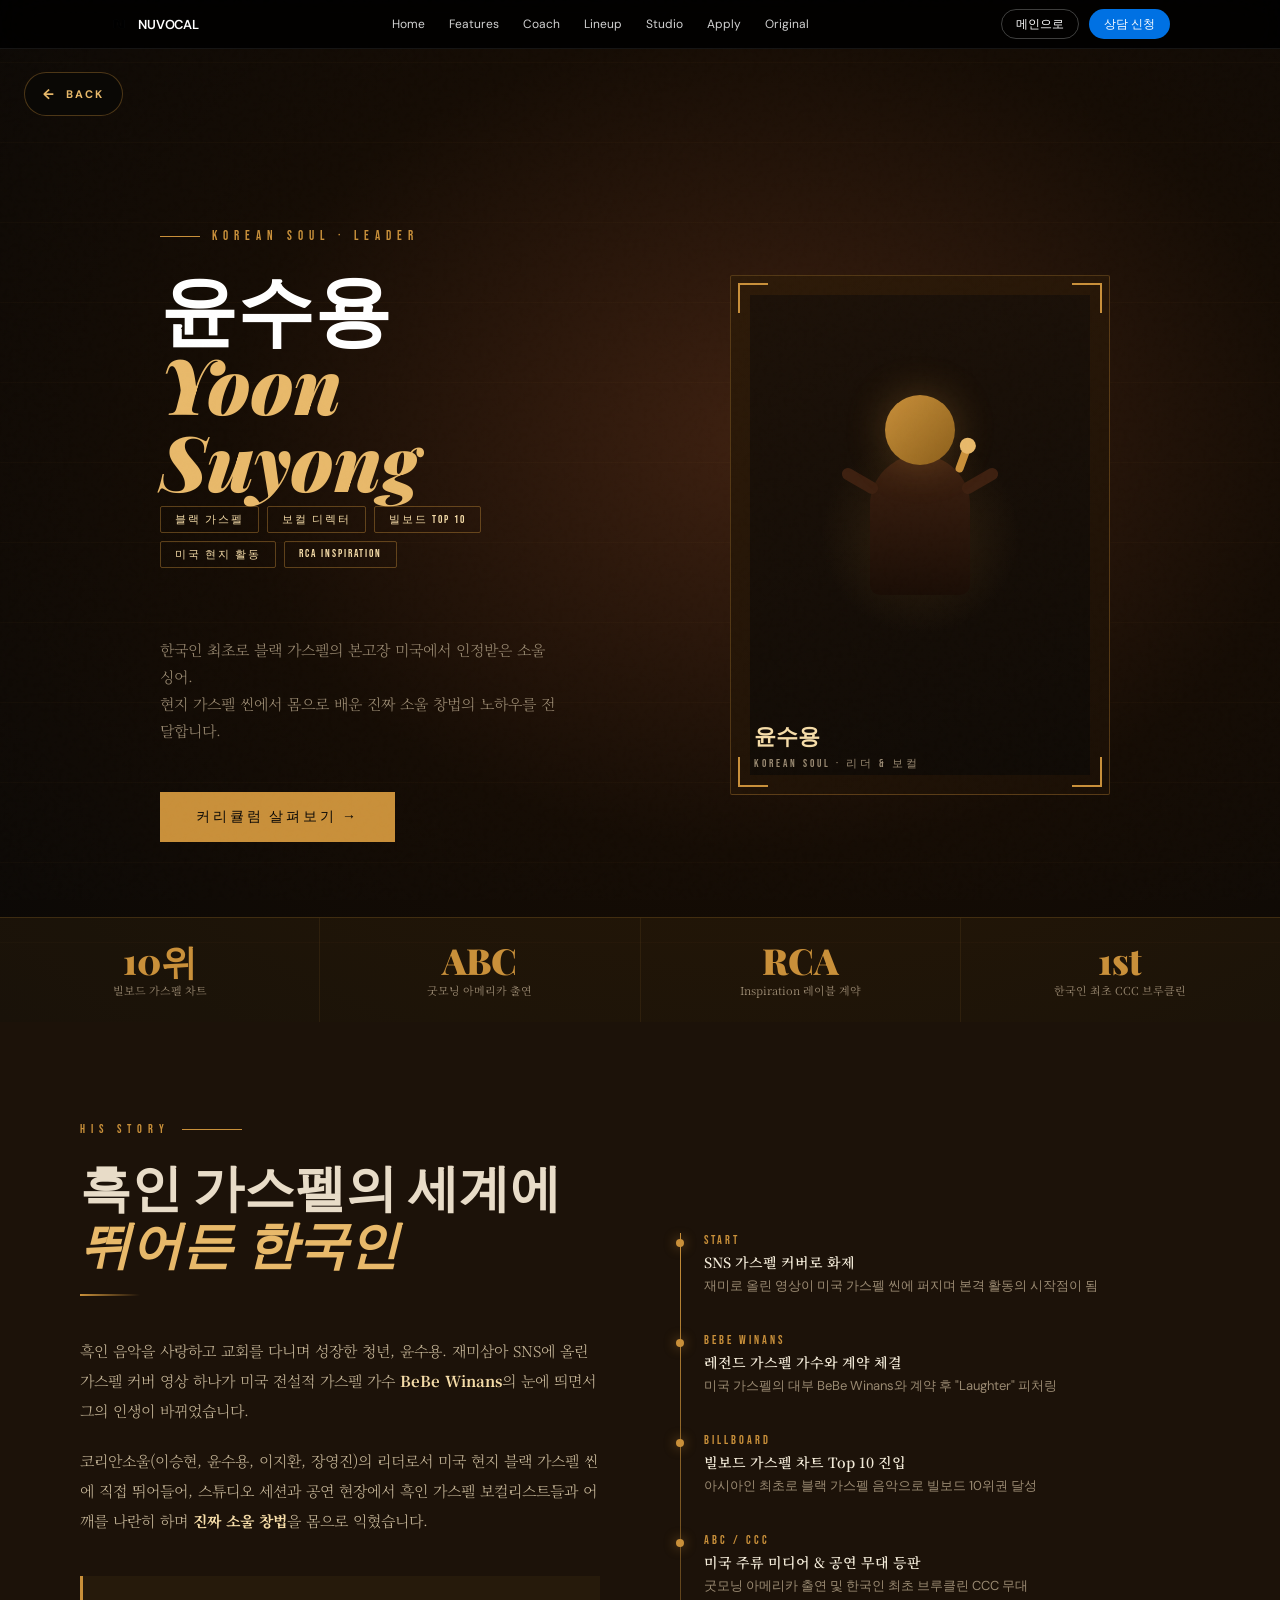
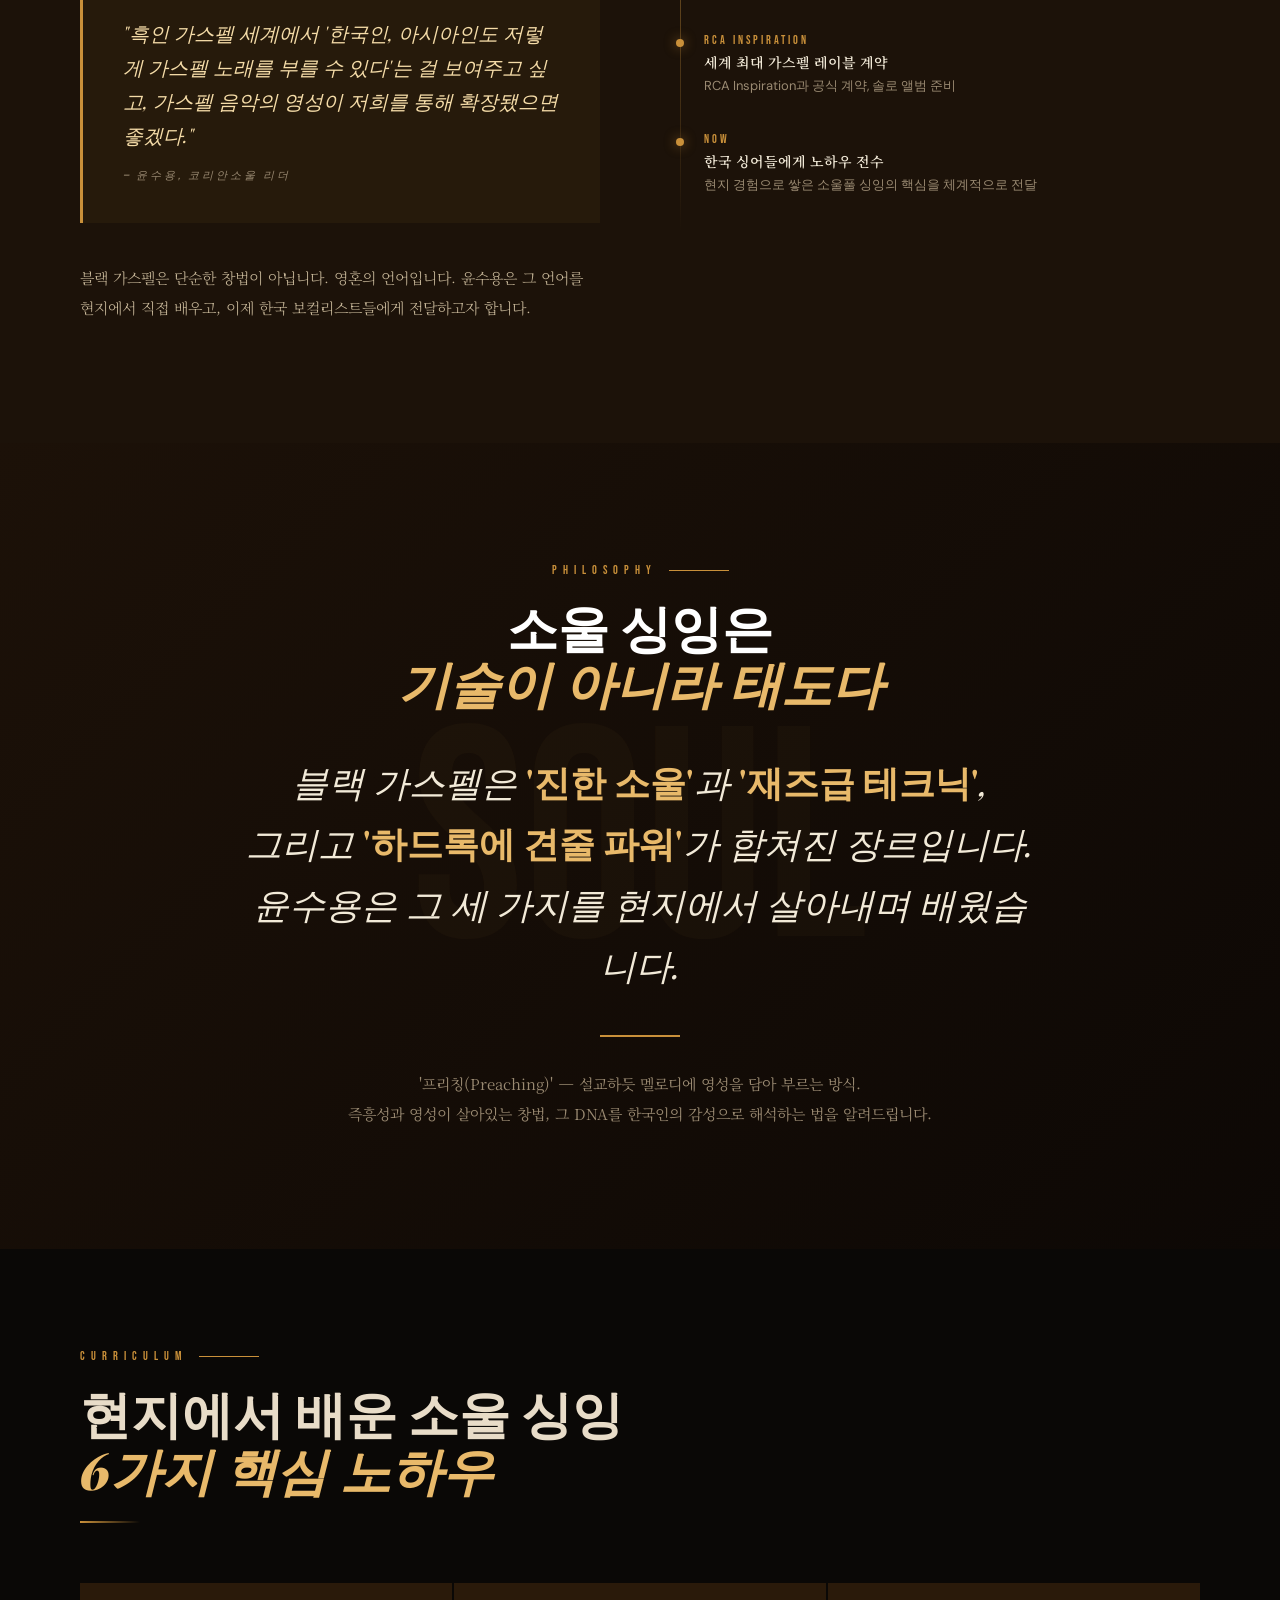
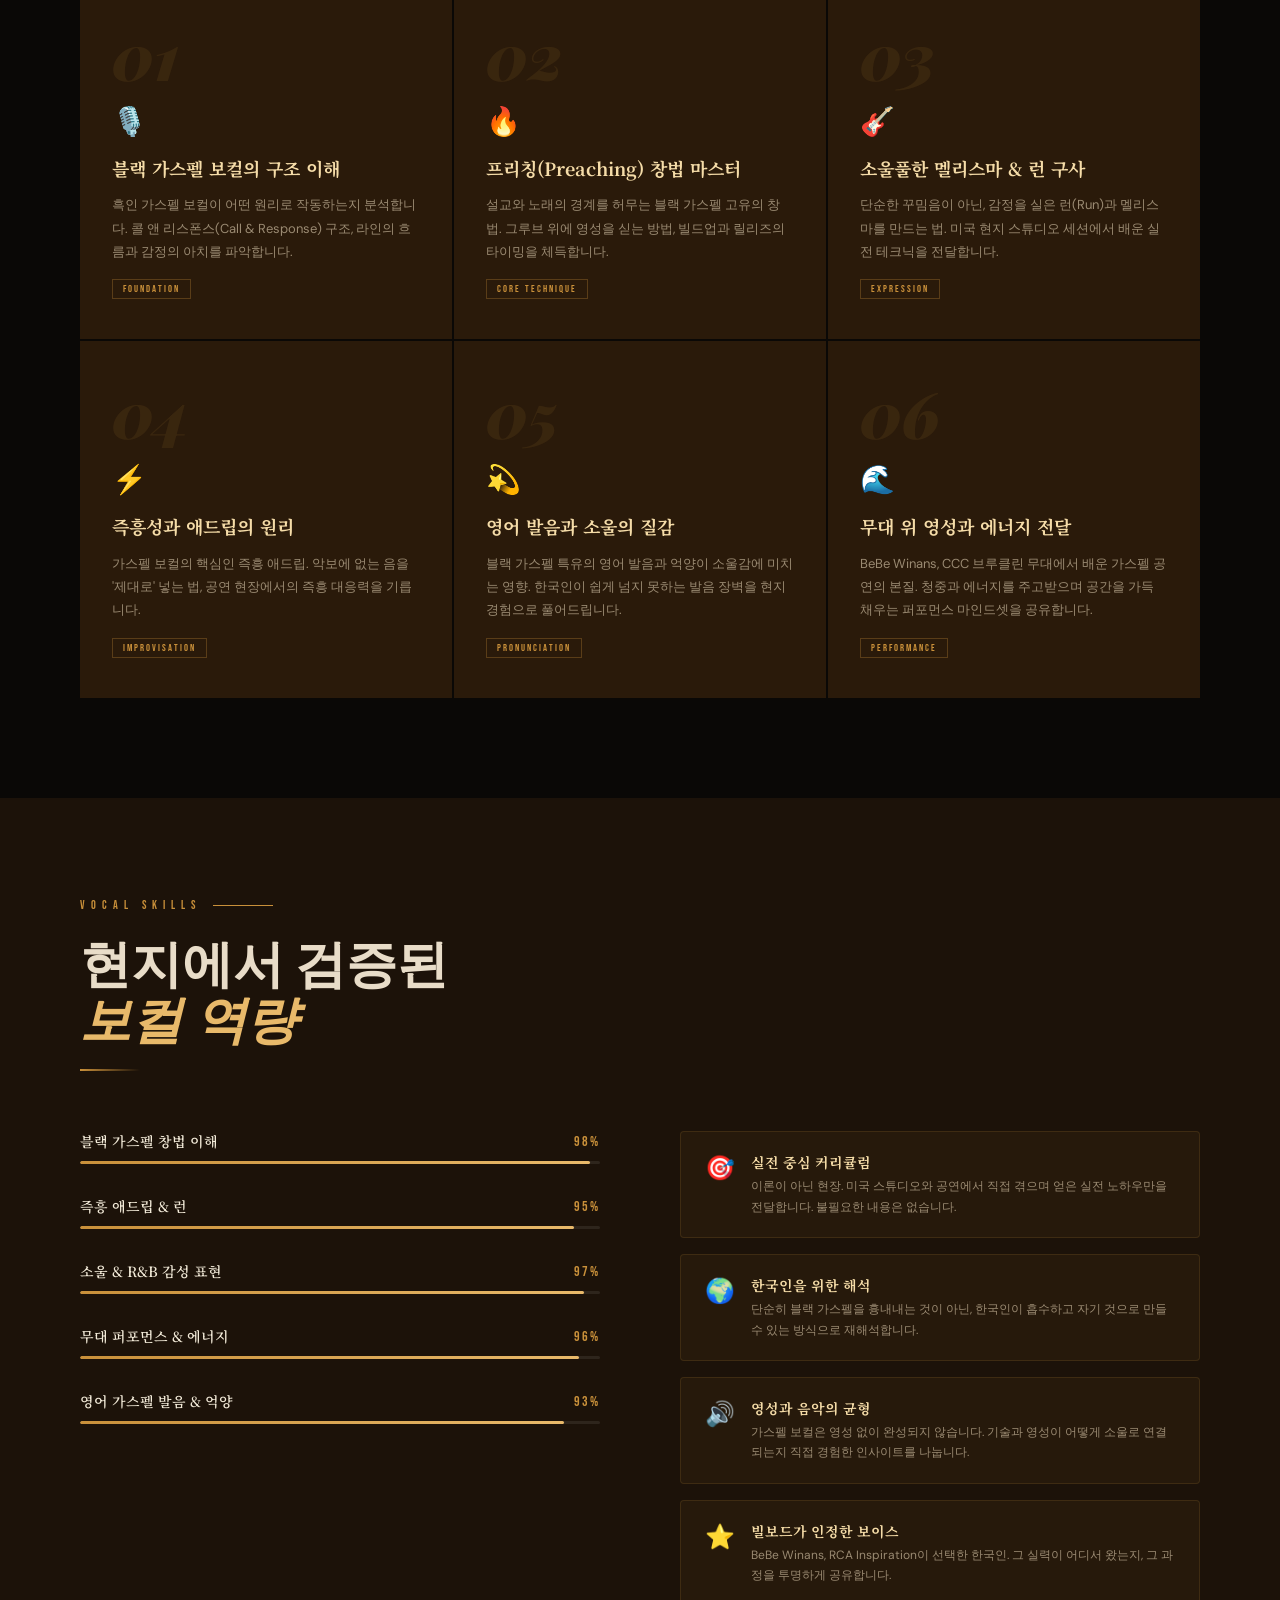
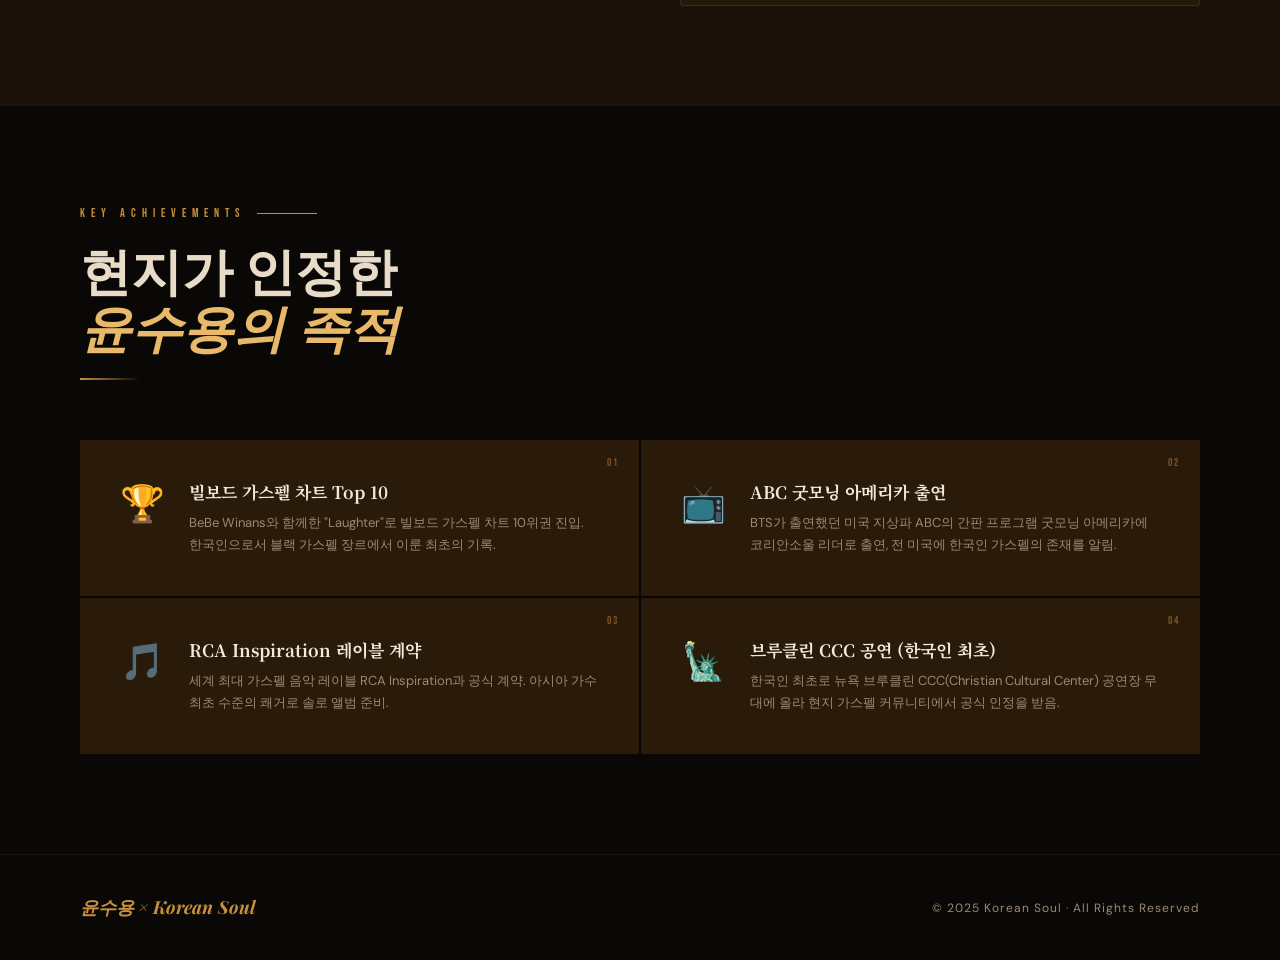
<file: yoon-suyong-detail.html>
<!DOCTYPE html>
<html lang="ko">
<head>
<meta charset="UTF-8">
<meta name="viewport" content="width=device-width, initial-scale=1.0">
<title>윤수용 — Korean Soul Leader</title>
<link rel="icon" type="image/png" href="./assets/logo.png">
<link rel="apple-touch-icon" href="./assets/logo.png">
<link rel="stylesheet" href="./shared-top-nav.css">
<link href="https://fonts.googleapis.com/css2?family=Playfair+Display:ital,wght@0,400;0,700;0,900;1,400;1,700&family=Noto+Serif+KR:wght@300;400;600;700&family=Bebas+Neue&family=DM+Sans:ital,wght@0,300;0,400;0,500;1,300&display=swap" rel="stylesheet">
<style>
  :root {
    --gold: #C9903A;
    --gold-light: #E8B96A;
    --gold-pale: #F5DCA8;
    --deep: #0A0806;
    --brown: #1C1209;
    --warm: #2A1A0A;
    --cream: #F2EAD8;
    --text: #E8DCC8;
    --muted: #9A8A72;
  }

  * { margin: 0; padding: 0; box-sizing: border-box; }

  html { scroll-behavior: smooth; }

  body {
    background: var(--deep);
    color: var(--text);
    font-family: 'DM Sans', sans-serif;
    overflow-x: hidden;
    padding-top: var(--return-nav-h, 48px);
  }

  /* ── NOISE TEXTURE OVERLAY ── */
  body::before {
    content: '';
    position: fixed;
    inset: 0;
    background-image: url("data:image/svg+xml,%3Csvg viewBox='0 0 200 200' xmlns='http://www.w3.org/2000/svg'%3E%3Cfilter id='n'%3E%3CfeTurbulence type='fractalNoise' baseFrequency='0.9' numOctaves='4' stitchTiles='stitch'/%3E%3C/filter%3E%3Crect width='100%25' height='100%25' filter='url(%23n)' opacity='0.04'/%3E%3C/svg%3E");
    pointer-events: none;
    z-index: 999;
    opacity: 0.4;
  }

  .back-link {
    position: fixed;
    top: calc(var(--return-nav-h, 48px) + 24px);
    left: 24px;
    z-index: 1001;
    display: inline-flex;
    align-items: center;
    gap: 10px;
    min-height: 44px;
    padding: 0 18px;
    border-radius: 999px;
    border: 1px solid rgba(201,144,58,0.35);
    background: rgba(10, 8, 6, 0.78);
    backdrop-filter: blur(14px);
    color: var(--gold-light);
    text-decoration: none;
    font-size: 11px;
    font-weight: 700;
    letter-spacing: 2px;
    text-transform: uppercase;
    transition: transform 0.2s, border-color 0.2s, background 0.2s;
  }

  .back-link::before {
    content: '←';
    font-size: 14px;
    line-height: 1;
  }

  .back-link:hover {
    transform: translateX(-2px);
    border-color: rgba(201,144,58,0.65);
    background: rgba(18, 12, 7, 0.92);
  }

  /* ── HERO ── */
  .hero {
    min-height: 100vh;
    position: relative;
    display: grid;
    grid-template-columns: 1fr 1fr;
    overflow: hidden;
  }

  .hero-bg {
    position: absolute;
    inset: 0;
    background: radial-gradient(ellipse at 60% 40%, #3D2010 0%, #150C04 50%, #0A0806 100%);
  }

  .hero-lines {
    position: absolute;
    inset: 0;
    background-image:
      repeating-linear-gradient(
        0deg,
        transparent,
        transparent 79px,
        rgba(201,144,58,0.06) 80px
      );
  }

  .hero-left {
    position: relative;
    z-index: 10;
    display: flex;
    flex-direction: column;
    justify-content: center;
    padding: 80px 60px 80px 80px;
  }

  .eyebrow {
    font-family: 'Bebas Neue', sans-serif;
    letter-spacing: 6px;
    font-size: 13px;
    color: var(--gold);
    margin-bottom: 24px;
    display: flex;
    align-items: center;
    gap: 12px;
  }

  .eyebrow::before {
    content: '';
    width: 40px;
    height: 1px;
    background: var(--gold);
  }

  h1 {
    font-family: 'Playfair Display', serif;
    font-size: clamp(56px, 6vw, 88px);
    font-weight: 900;
    line-height: 1;
    color: #fff;
    margin-bottom: 8px;
  }

  h1 em {
    font-style: italic;
    color: var(--gold-light);
    display: block;
  }

  .hero-subtitle {
    font-family: 'Noto Serif KR', serif;
    font-size: 15px;
    font-weight: 300;
    color: var(--muted);
    margin-top: 20px;
    margin-bottom: 48px;
    line-height: 1.8;
    max-width: 400px;
  }

  .hero-tags {
    display: flex;
    flex-wrap: wrap;
    gap: 8px;
    margin-bottom: 48px;
  }

  .tag {
    border: 1px solid rgba(201,144,58,0.4);
    border-radius: 2px;
    padding: 5px 14px;
    font-size: 11px;
    letter-spacing: 2px;
    color: var(--gold-pale);
    font-family: 'Bebas Neue', sans-serif;
  }

  .hero-cta {
    display: inline-flex;
    align-items: center;
    gap: 12px;
    background: var(--gold);
    color: var(--deep);
    font-family: 'Bebas Neue', sans-serif;
    letter-spacing: 3px;
    font-size: 14px;
    padding: 16px 36px;
    text-decoration: none;
    transition: all 0.3s;
    width: fit-content;
  }

  .hero-cta:hover {
    background: var(--gold-light);
    transform: translateY(-2px);
  }

  .hero-right {
    position: relative;
    z-index: 10;
    display: flex;
    align-items: center;
    justify-content: center;
    padding: 60px;
  }

  .portrait-frame {
    position: relative;
    width: 380px;
    height: 520px;
  }

  .portrait-bg {
    position: absolute;
    inset: 0;
    background: linear-gradient(145deg, #2D1A08, #1A0F05);
    border: 1px solid rgba(201,144,58,0.3);
    border-radius: 2px;
  }

  .portrait-inner {
    position: absolute;
    inset: 20px;
    background: linear-gradient(160deg, #1C1108 0%, #0F0A05 100%);
    display: flex;
    flex-direction: column;
    align-items: center;
    justify-content: center;
    overflow: hidden;
  }

  /* Silhouette illustration using CSS */
  .silhouette {
    width: 180px;
    height: 280px;
    position: relative;
    display: flex;
    flex-direction: column;
    align-items: center;
  }

  .sil-head {
    width: 70px;
    height: 70px;
    border-radius: 50%;
    background: linear-gradient(135deg, var(--gold) 0%, #8B5E1A 100%);
    position: relative;
    z-index: 2;
    box-shadow: 0 0 40px rgba(201,144,58,0.3);
  }

  .sil-mic {
    position: absolute;
    bottom: -8px;
    right: -12px;
    width: 8px;
    height: 28px;
    background: var(--gold);
    border-radius: 4px;
    transform: rotate(20deg);
  }

  .sil-mic::before {
    content: '';
    position: absolute;
    top: -8px;
    left: -4px;
    width: 16px;
    height: 16px;
    border-radius: 50%;
    background: var(--gold-light);
  }

  .sil-body {
    width: 100px;
    height: 140px;
    background: linear-gradient(180deg, #3D2010 0%, #1A0D05 100%);
    border-radius: 50px 50px 10px 10px;
    margin-top: -10px;
    position: relative;
  }

  .sil-arms {
    position: absolute;
    top: 20px;
    left: -30px;
    right: -30px;
    height: 50px;
  }

  .sil-arm-l, .sil-arm-r {
    position: absolute;
    width: 40px;
    height: 12px;
    background: #3D2010;
    border-radius: 6px;
    top: 0;
  }

  .sil-arm-l { left: 0; transform: rotate(30deg); }
  .sil-arm-r { right: 0; transform: rotate(-30deg); }

  .portrait-glow {
    position: absolute;
    top: 50%;
    left: 50%;
    transform: translate(-50%, -50%);
    width: 200px;
    height: 200px;
    background: radial-gradient(circle, rgba(201,144,58,0.15) 0%, transparent 70%);
    pointer-events: none;
  }

  .portrait-label {
    position: absolute;
    bottom: 24px;
    left: 24px;
    right: 24px;
  }

  .portrait-name {
    font-family: 'Playfair Display', serif;
    font-size: 22px;
    font-weight: 700;
    color: var(--gold-pale);
    margin-bottom: 4px;
  }

  .portrait-role {
    font-family: 'Bebas Neue', sans-serif;
    letter-spacing: 3px;
    font-size: 11px;
    color: var(--muted);
  }

  .portrait-corner {
    position: absolute;
    width: 30px;
    height: 30px;
    border-color: var(--gold);
    border-style: solid;
  }

  .portrait-corner.tl { top: 8px; left: 8px; border-width: 2px 0 0 2px; }
  .portrait-corner.tr { top: 8px; right: 8px; border-width: 2px 2px 0 0; }
  .portrait-corner.bl { bottom: 8px; left: 8px; border-width: 0 0 2px 2px; }
  .portrait-corner.br { bottom: 8px; right: 8px; border-width: 0 2px 2px 0; }

  /* Stats bar */
  .stats-bar {
    position: absolute;
    bottom: 0;
    left: 0;
    right: 0;
    background: rgba(201,144,58,0.08);
    border-top: 1px solid rgba(201,144,58,0.2);
    display: flex;
    z-index: 10;
  }

  .stat-item {
    flex: 1;
    padding: 24px;
    text-align: center;
    border-right: 1px solid rgba(201,144,58,0.1);
  }

  .stat-item:last-child { border-right: none; }

  .stat-num {
    font-family: 'Playfair Display', serif;
    font-size: 36px;
    font-weight: 900;
    color: var(--gold);
    line-height: 1;
    display: block;
  }

  .stat-label {
    font-family: 'Noto Serif KR', serif;
    font-size: 11px;
    color: var(--muted);
    margin-top: 4px;
    display: block;
  }

  /* ── SECTION BASE ── */
  section {
    padding: 100px 80px;
    position: relative;
  }

  .section-eyebrow {
    font-family: 'Bebas Neue', sans-serif;
    letter-spacing: 6px;
    font-size: 12px;
    color: var(--gold);
    display: flex;
    align-items: center;
    gap: 12px;
    margin-bottom: 20px;
  }

  .section-eyebrow::after {
    content: '';
    flex: 1;
    max-width: 60px;
    height: 1px;
    background: var(--gold);
  }

  h2 {
    font-family: 'Playfair Display', serif;
    font-size: clamp(36px, 4vw, 56px);
    font-weight: 900;
    line-height: 1.1;
    margin-bottom: 16px;
  }

  h2 em {
    font-style: italic;
    color: var(--gold-light);
  }

  /* ── STORY ── */
  .story {
    background: var(--brown);
    display: grid;
    grid-template-columns: 1fr 1fr;
    gap: 80px;
    align-items: center;
  }

  .story-text p {
    font-family: 'Noto Serif KR', serif;
    font-size: 15px;
    font-weight: 300;
    line-height: 2;
    color: #C8B89A;
    margin-bottom: 20px;
  }

  .story-quote {
    padding: 40px;
    border-left: 3px solid var(--gold);
    background: rgba(201,144,58,0.06);
    margin: 40px 0;
  }

  .story-quote blockquote {
    font-family: 'Playfair Display', serif;
    font-style: italic;
    font-size: 20px;
    line-height: 1.7;
    color: var(--gold-pale);
  }

  .story-quote cite {
    display: block;
    margin-top: 16px;
    font-family: 'Bebas Neue', sans-serif;
    letter-spacing: 3px;
    font-size: 11px;
    color: var(--muted);
  }

  .timeline {
    position: relative;
    padding-left: 24px;
  }

  .timeline::before {
    content: '';
    position: absolute;
    left: 0;
    top: 0;
    bottom: 0;
    width: 1px;
    background: linear-gradient(180deg, var(--gold), transparent);
  }

  .timeline-item {
    position: relative;
    margin-bottom: 36px;
    animation: fadeUp 0.6s ease both;
  }

  .timeline-item::before {
    content: '';
    position: absolute;
    left: -28px;
    top: 6px;
    width: 8px;
    height: 8px;
    border-radius: 50%;
    background: var(--gold);
    box-shadow: 0 0 12px rgba(201,144,58,0.6);
  }

  .timeline-year {
    font-family: 'Bebas Neue', sans-serif;
    letter-spacing: 3px;
    font-size: 12px;
    color: var(--gold);
    margin-bottom: 4px;
  }

  .timeline-event {
    font-family: 'Noto Serif KR', serif;
    font-size: 14px;
    font-weight: 600;
    color: var(--cream);
    margin-bottom: 4px;
  }

  .timeline-desc {
    font-family: 'DM Sans', sans-serif;
    font-size: 13px;
    color: var(--muted);
    line-height: 1.6;
  }

  /* ── CURRICULUM ── */
  .curriculum {
    background: var(--deep);
  }

  .curriculum-grid {
    display: grid;
    grid-template-columns: repeat(3, 1fr);
    gap: 2px;
    margin-top: 60px;
  }

  .curriculum-card {
    background: var(--warm);
    padding: 40px 32px;
    position: relative;
    overflow: hidden;
    transition: all 0.4s;
    cursor: pointer;
  }

  .curriculum-card::before {
    content: '';
    position: absolute;
    top: 0;
    left: 0;
    right: 0;
    height: 2px;
    background: var(--gold);
    transform: scaleX(0);
    transition: transform 0.4s;
    transform-origin: left;
  }

  .curriculum-card:hover::before {
    transform: scaleX(1);
  }

  .curriculum-card:hover {
    background: #1E1308;
    transform: translateY(-4px);
  }

  .card-num {
    font-family: 'Playfair Display', serif;
    font-size: 64px;
    font-weight: 900;
    color: rgba(201,144,58,0.1);
    line-height: 1;
    margin-bottom: 16px;
    font-style: italic;
  }

  .card-icon {
    font-size: 28px;
    margin-bottom: 16px;
    display: block;
  }

  .card-title {
    font-family: 'Noto Serif KR', serif;
    font-size: 18px;
    font-weight: 700;
    color: var(--gold-pale);
    margin-bottom: 12px;
    line-height: 1.4;
  }

  .card-desc {
    font-family: 'DM Sans', sans-serif;
    font-size: 13px;
    color: var(--muted);
    line-height: 1.8;
  }

  .card-tag {
    display: inline-block;
    margin-top: 16px;
    font-family: 'Bebas Neue', sans-serif;
    letter-spacing: 2px;
    font-size: 10px;
    color: var(--gold);
    border: 1px solid rgba(201,144,58,0.3);
    padding: 3px 10px;
  }

  /* ── PHILOSOPHY ── */
  .philosophy {
    background: linear-gradient(135deg, #1C1108 0%, #0D0805 100%);
    text-align: center;
    padding: 120px 80px;
    position: relative;
    overflow: hidden;
  }

  .philosophy::before {
    content: 'SOUL';
    position: absolute;
    top: 50%;
    left: 50%;
    transform: translate(-50%, -50%);
    font-family: 'Bebas Neue', sans-serif;
    font-size: 300px;
    color: rgba(201,144,58,0.03);
    pointer-events: none;
    white-space: nowrap;
  }

  .philosophy-content {
    position: relative;
    z-index: 2;
    max-width: 800px;
    margin: 0 auto;
  }

  .big-quote {
    font-family: 'Playfair Display', serif;
    font-size: clamp(22px, 3vw, 36px);
    font-style: italic;
    line-height: 1.7;
    color: var(--cream);
    margin: 40px 0;
  }

  .big-quote strong {
    color: var(--gold-light);
    font-style: normal;
  }

  /* ── SKILLS VISUAL ── */
  .skills-section {
    background: var(--brown);
    padding: 100px 80px;
  }

  .skills-layout {
    display: grid;
    grid-template-columns: 1fr 1fr;
    gap: 80px;
    margin-top: 60px;
    align-items: start;
  }

  .skill-item {
    margin-bottom: 32px;
  }

  .skill-header {
    display: flex;
    justify-content: space-between;
    align-items: center;
    margin-bottom: 10px;
  }

  .skill-name {
    font-family: 'Noto Serif KR', serif;
    font-size: 14px;
    font-weight: 600;
    color: var(--cream);
  }

  .skill-pct {
    font-family: 'Bebas Neue', sans-serif;
    font-size: 14px;
    color: var(--gold);
    letter-spacing: 2px;
  }

  .skill-bar {
    height: 3px;
    background: rgba(255,255,255,0.08);
    border-radius: 2px;
    overflow: hidden;
  }

  .skill-fill {
    height: 100%;
    background: linear-gradient(90deg, var(--gold), var(--gold-light));
    border-radius: 2px;
    animation: fillBar 1.5s ease-out both;
    animation-delay: var(--delay, 0s);
  }

  @keyframes fillBar {
    from { width: 0 !important; }
    to { width: var(--w); }
  }

  .teaching-cards {
    display: flex;
    flex-direction: column;
    gap: 16px;
  }

  .teach-card {
    background: rgba(201,144,58,0.06);
    border: 1px solid rgba(201,144,58,0.15);
    border-radius: 4px;
    padding: 20px 24px;
    display: flex;
    gap: 16px;
    align-items: flex-start;
    transition: all 0.3s;
  }

  .teach-card:hover {
    border-color: rgba(201,144,58,0.4);
    background: rgba(201,144,58,0.1);
  }

  .teach-icon {
    font-size: 24px;
    flex-shrink: 0;
  }

  .teach-title {
    font-family: 'Noto Serif KR', serif;
    font-size: 14px;
    font-weight: 700;
    color: var(--gold-pale);
    margin-bottom: 4px;
  }

  .teach-desc {
    font-size: 12px;
    color: var(--muted);
    line-height: 1.7;
  }

  /* ── ACHIEVEMENTS ── */
  .achievements {
    background: var(--deep);
    padding: 100px 80px;
  }

  .ach-grid {
    display: grid;
    grid-template-columns: repeat(2, 1fr);
    gap: 2px;
    margin-top: 60px;
  }

  .ach-item {
    background: var(--warm);
    padding: 40px;
    display: flex;
    gap: 24px;
    align-items: flex-start;
    position: relative;
    overflow: hidden;
    transition: background 0.3s;
  }

  .ach-item:hover { background: #1E1308; }

  .ach-num {
    font-family: 'Bebas Neue', sans-serif;
    font-size: 11px;
    letter-spacing: 2px;
    color: var(--gold);
    opacity: 0.5;
    position: absolute;
    top: 16px;
    right: 20px;
  }

  .ach-icon {
    font-size: 36px;
    flex-shrink: 0;
  }

  .ach-title {
    font-family: 'Noto Serif KR', serif;
    font-size: 17px;
    font-weight: 700;
    color: var(--cream);
    margin-bottom: 8px;
    line-height: 1.4;
  }

  .ach-detail {
    font-size: 13px;
    color: var(--muted);
    line-height: 1.7;
  }

  /* ── CTA ── */
  .cta-section {
    background: linear-gradient(135deg, #2A1A08, #150C04);
    padding: 100px 80px;
    text-align: center;
    position: relative;
    overflow: hidden;
  }

  .cta-section::before {
    content: '';
    position: absolute;
    top: -50%;
    left: 50%;
    transform: translateX(-50%);
    width: 600px;
    height: 600px;
    background: radial-gradient(circle, rgba(201,144,58,0.12) 0%, transparent 70%);
    pointer-events: none;
  }

  .cta-inner {
    position: relative;
    z-index: 2;
    max-width: 600px;
    margin: 0 auto;
  }

  .cta-inner h2 {
    font-size: clamp(32px, 4vw, 52px);
    margin-bottom: 20px;
  }

  .cta-inner p {
    font-family: 'Noto Serif KR', serif;
    font-size: 15px;
    color: var(--muted);
    line-height: 1.8;
    margin-bottom: 48px;
  }

  .cta-buttons {
    display: flex;
    gap: 16px;
    justify-content: center;
    flex-wrap: wrap;
  }

  .btn-primary {
    background: var(--gold);
    color: var(--deep);
    font-family: 'Bebas Neue', sans-serif;
    letter-spacing: 3px;
    font-size: 14px;
    padding: 18px 48px;
    border: none;
    cursor: pointer;
    text-decoration: none;
    display: inline-block;
    transition: all 0.3s;
  }

  .btn-primary:hover {
    background: var(--gold-light);
    transform: translateY(-3px);
    box-shadow: 0 12px 40px rgba(201,144,58,0.3);
  }

  .btn-secondary {
    background: transparent;
    color: var(--gold);
    font-family: 'Bebas Neue', sans-serif;
    letter-spacing: 3px;
    font-size: 14px;
    padding: 18px 48px;
    border: 1px solid rgba(201,144,58,0.4);
    cursor: pointer;
    text-decoration: none;
    display: inline-block;
    transition: all 0.3s;
  }

  .btn-secondary:hover {
    border-color: var(--gold);
    background: rgba(201,144,58,0.08);
  }

  /* ── FOOTER ── */
  footer {
    background: var(--deep);
    border-top: 1px solid rgba(201,144,58,0.1);
    padding: 40px 80px;
    display: flex;
    justify-content: space-between;
    align-items: center;
  }

  .footer-logo {
    font-family: 'Playfair Display', serif;
    font-size: 18px;
    font-weight: 700;
    color: var(--gold);
    font-style: italic;
  }

  .footer-copy {
    font-size: 12px;
    color: var(--muted);
    letter-spacing: 1px;
  }

  /* ── ANIMATIONS ── */
  @keyframes fadeUp {
    from { opacity: 0; transform: translateY(30px); }
    to { opacity: 1; transform: translateY(0); }
  }

  @keyframes pulse {
    0%, 100% { box-shadow: 0 0 20px rgba(201,144,58,0.3); }
    50% { box-shadow: 0 0 40px rgba(201,144,58,0.6); }
  }

  .hero-left { animation: fadeUp 0.8s ease both; }
  .hero-right { animation: fadeUp 0.8s ease 0.2s both; }
  .sil-head { animation: pulse 3s ease-in-out infinite; }

  /* ── RESPONSIVE ── */
  @media (max-width: 900px) {
    .hero { grid-template-columns: 1fr; }
    .hero-right { display: none; }
    .hero-left { padding: 80px 40px; }
    .stats-bar { position: relative; }
    section { padding: 60px 32px; }
    .story, .skills-layout { grid-template-columns: 1fr; gap: 40px; }
    .curriculum-grid { grid-template-columns: 1fr; }
    .ach-grid { grid-template-columns: 1fr; }
    footer { flex-direction: column; gap: 12px; text-align: center; }
    .philosophy { padding: 80px 32px; }
    .cta-section { padding: 80px 32px; }
  }

  /* Scroll reveal */
  .reveal {
    opacity: 0;
    transform: translateY(40px);
    transition: all 0.7s ease;
  }

  .reveal.visible {
    opacity: 1;
    transform: translateY(0);
  }

  .divider {
    width: 60px;
    height: 2px;
    background: linear-gradient(90deg, var(--gold), transparent);
    margin: 24px 0 40px;
  }
</style>
</head>
<body>

<div class="return-nav">
  <div class="return-nav__inner">
    <a class="return-nav__brand" href="./index.html#overview">
      <img src="./assets/logo.png" alt="NUVOCAL 로고">
      <span>NUVOCAL</span>
    </a>
    <div class="return-nav__links">
      <a href="./index.html#overview">Home</a>
      <a href="./index.html#features">Features</a>
      <a href="./index.html#coach">Coach</a>
      <a href="./index.html#lineup">Lineup</a>
      <a href="./index.html#studio">Studio</a>
      <a href="./index.html#apply">Apply</a>
      <a href="./index11.html">Original</a>
    </div>
    <div class="return-nav__actions">
      <a class="return-nav__chip" href="./index.html#coach">메인으로</a>
      <a class="return-nav__chip is-primary" href="https://open.kakao.com/o/spwR12Rg" target="_blank" rel="noopener noreferrer">상담 신청</a>
    </div>
  </div>
</div>

<a href="./index.html#coach" class="back-link" data-back-link>Back</a>

<!-- ── HERO ── -->
<section class="hero">
  <div class="hero-bg"></div>
  <div class="hero-lines"></div>

  <div class="hero-left">
    <span class="eyebrow">Korean Soul · Leader</span>
    <h1>
      윤수용
      <em>Yoon Suyong</em>
    </h1>
    <div class="hero-tags">
      <span class="tag">블랙 가스펠</span>
      <span class="tag">보컬 디렉터</span>
      <span class="tag">빌보드 Top 10</span>
      <span class="tag">미국 현지 활동</span>
      <span class="tag">RCA Inspiration</span>
    </div>
    <p class="hero-subtitle">
      한국인 최초로 블랙 가스펠의 본고장 미국에서 인정받은 소울 싱어.<br>
      현지 가스펠 씬에서 몸으로 배운 진짜 소울 창법의 노하우를 전달합니다.
    </p>
    <a href="#curriculum" class="hero-cta">
      커리큘럼 살펴보기 →
    </a>
  </div>

  <div class="hero-right">
    <div class="portrait-frame">
      <div class="portrait-bg"></div>
      <div class="portrait-inner">
        <div class="portrait-glow"></div>
        <div class="silhouette">
          <div class="sil-head">
            <div class="sil-mic"></div>
          </div>
          <div class="sil-body">
            <div class="sil-arms">
              <div class="sil-arm-l"></div>
              <div class="sil-arm-r"></div>
            </div>
          </div>
        </div>
      </div>
      <div class="portrait-label">
        <div class="portrait-name">윤수용</div>
        <div class="portrait-role">Korean Soul · 리더 & 보컬</div>
      </div>
      <div class="portrait-corner tl"></div>
      <div class="portrait-corner tr"></div>
      <div class="portrait-corner bl"></div>
      <div class="portrait-corner br"></div>
    </div>
  </div>

  <div class="stats-bar">
    <div class="stat-item">
      <span class="stat-num">10위</span>
      <span class="stat-label">빌보드 가스펠 차트</span>
    </div>
    <div class="stat-item">
      <span class="stat-num">ABC</span>
      <span class="stat-label">굿모닝 아메리카 출연</span>
    </div>
    <div class="stat-item">
      <span class="stat-num">RCA</span>
      <span class="stat-label">Inspiration 레이블 계약</span>
    </div>
    <div class="stat-item">
      <span class="stat-num">1st</span>
      <span class="stat-label">한국인 최초 CCC 브루클린</span>
    </div>
  </div>
</section>

<!-- ── STORY ── -->
<section class="story reveal">
  <div class="story-text">
    <span class="section-eyebrow">His Story</span>
    <h2>흑인 가스펠의 세계에<br><em>뛰어든 한국인</em></h2>
    <div class="divider"></div>
    <p>
      흑인 음악을 사랑하고 교회를 다니며 성장한 청년, 윤수용. 재미삼아 SNS에 올린 가스펠 커버 영상 하나가 미국 전설적 가스펠 가수 <strong style="color:var(--gold-pale)">BeBe Winans</strong>의 눈에 띄면서 그의 인생이 바뀌었습니다.
    </p>
    <p>
      코리안소울(이승현, 윤수용, 이지환, 장영진)의 리더로서 미국 현지 블랙 가스펠 씬에 직접 뛰어들어, 스튜디오 세션과 공연 현장에서 흑인 가스펠 보컬리스트들과 어깨를 나란히 하며 <strong style="color:var(--gold-pale)">진짜 소울 창법</strong>을 몸으로 익혔습니다.
    </p>

    <div class="story-quote">
      <blockquote>
        "흑인 가스펠 세계에서 '한국인, 아시아인도 저렇게 가스펠 노래를 부를 수 있다'는 걸 보여주고 싶고, 가스펠 음악의 영성이 저희를 통해 확장됐으면 좋겠다."
      </blockquote>
      <cite>— 윤수용, 코리안소울 리더</cite>
    </div>

    <p>
      블랙 가스펠은 단순한 창법이 아닙니다. 영혼의 언어입니다. 윤수용은 그 언어를 현지에서 직접 배우고, 이제 한국 보컬리스트들에게 전달하고자 합니다.
    </p>
  </div>

  <div class="timeline">
    <div class="timeline-item" style="animation-delay:0.1s">
      <div class="timeline-year">START</div>
      <div class="timeline-event">SNS 가스펠 커버로 화제</div>
      <div class="timeline-desc">재미로 올린 영상이 미국 가스펠 씬에 퍼지며 본격 활동의 시작점이 됨</div>
    </div>
    <div class="timeline-item" style="animation-delay:0.2s">
      <div class="timeline-year">BeBe Winans</div>
      <div class="timeline-event">레전드 가스펠 가수와 계약 체결</div>
      <div class="timeline-desc">미국 가스펠의 대부 BeBe Winans와 계약 후 "Laughter" 피처링</div>
    </div>
    <div class="timeline-item" style="animation-delay:0.3s">
      <div class="timeline-year">Billboard</div>
      <div class="timeline-event">빌보드 가스펠 차트 Top 10 진입</div>
      <div class="timeline-desc">아시아인 최초로 블랙 가스펠 음악으로 빌보드 10위권 달성</div>
    </div>
    <div class="timeline-item" style="animation-delay:0.4s">
      <div class="timeline-year">ABC / CCC</div>
      <div class="timeline-event">미국 주류 미디어 & 공연 무대 등판</div>
      <div class="timeline-desc">굿모닝 아메리카 출연 및 한국인 최초 브루클린 CCC 무대</div>
    </div>
    <div class="timeline-item" style="animation-delay:0.5s">
      <div class="timeline-year">RCA Inspiration</div>
      <div class="timeline-event">세계 최대 가스펠 레이블 계약</div>
      <div class="timeline-desc">RCA Inspiration과 공식 계약, 솔로 앨범 준비</div>
    </div>
    <div class="timeline-item" style="animation-delay:0.6s">
      <div class="timeline-year">NOW</div>
      <div class="timeline-event">한국 싱어들에게 노하우 전수</div>
      <div class="timeline-desc">현지 경험으로 쌓은 소울풀 싱잉의 핵심을 체계적으로 전달</div>
    </div>
  </div>
</section>

<!-- ── PHILOSOPHY ── -->
<section class="philosophy">
  <div class="philosophy-content reveal">
    <span class="section-eyebrow" style="justify-content:center">Philosophy</span>
    <h2 style="color:#fff">소울 싱잉은<br><em>기술이 아니라 태도다</em></h2>
    <p class="big-quote">
      블랙 가스펠은 <strong>'진한 소울'</strong>과 <strong>'재즈급 테크닉'</strong>,<br>
      그리고 <strong>'하드록에 견줄 파워'</strong>가 합쳐진 장르입니다.<br>
      윤수용은 그 세 가지를 현지에서 살아내며 배웠습니다.
    </p>
    <div style="width:80px;height:2px;background:var(--gold);margin:0 auto 32px;"></div>
    <p style="font-family:'Noto Serif KR',serif;font-size:15px;color:var(--muted);line-height:2;">
      '프리칭(Preaching)' — 설교하듯 멜로디에 영성을 담아 부르는 방식.<br>
      즉흥성과 영성이 살아있는 창법, 그 DNA를 한국인의 감성으로 해석하는 법을 알려드립니다.
    </p>
  </div>
</section>

<!-- ── CURRICULUM ── -->
<section class="curriculum" id="curriculum">
  <span class="section-eyebrow">Curriculum</span>
  <h2>현지에서 배운 소울 싱잉<br><em>6가지 핵심 노하우</em></h2>
  <div class="divider"></div>

  <div class="curriculum-grid">
    <div class="curriculum-card reveal">
      <div class="card-num">01</div>
      <span class="card-icon">🎙️</span>
      <div class="card-title">블랙 가스펠 보컬의 구조 이해</div>
      <div class="card-desc">흑인 가스펠 보컬이 어떤 원리로 작동하는지 분석합니다. 콜 앤 리스폰스(Call &amp; Response) 구조, 라인의 흐름과 감정의 아치를 파악합니다.</div>
      <span class="card-tag">Foundation</span>
    </div>

    <div class="curriculum-card reveal">
      <div class="card-num">02</div>
      <span class="card-icon">🔥</span>
      <div class="card-title">프리칭(Preaching) 창법 마스터</div>
      <div class="card-desc">설교와 노래의 경계를 허무는 블랙 가스펠 고유의 창법. 그루브 위에 영성을 싣는 방법, 빌드업과 릴리즈의 타이밍을 체득합니다.</div>
      <span class="card-tag">Core Technique</span>
    </div>

    <div class="curriculum-card reveal">
      <div class="card-num">03</div>
      <span class="card-icon">🎸</span>
      <div class="card-title">소울풀한 멜리스마 & 런 구사</div>
      <div class="card-desc">단순한 꾸밈음이 아닌, 감정을 실은 런(Run)과 멜리스마를 만드는 법. 미국 현지 스튜디오 세션에서 배운 실전 테크닉을 전달합니다.</div>
      <span class="card-tag">Expression</span>
    </div>

    <div class="curriculum-card reveal">
      <div class="card-num">04</div>
      <span class="card-icon">⚡</span>
      <div class="card-title">즉흥성과 애드립의 원리</div>
      <div class="card-desc">가스펠 보컬의 핵심인 즉흥 애드립. 악보에 없는 음을 '제대로' 넣는 법, 공연 현장에서의 즉흥 대응력을 기릅니다.</div>
      <span class="card-tag">Improvisation</span>
    </div>

    <div class="curriculum-card reveal">
      <div class="card-num">05</div>
      <span class="card-icon">💫</span>
      <div class="card-title">영어 발음과 소울의 질감</div>
      <div class="card-desc">블랙 가스펠 특유의 영어 발음과 억양이 소울감에 미치는 영향. 한국인이 쉽게 넘지 못하는 발음 장벽을 현지 경험으로 풀어드립니다.</div>
      <span class="card-tag">Pronunciation</span>
    </div>

    <div class="curriculum-card reveal">
      <div class="card-num">06</div>
      <span class="card-icon">🌊</span>
      <div class="card-title">무대 위 영성과 에너지 전달</div>
      <div class="card-desc">BeBe Winans, CCC 브루클린 무대에서 배운 가스펠 공연의 본질. 청중과 에너지를 주고받으며 공간을 가득 채우는 퍼포먼스 마인드셋을 공유합니다.</div>
      <span class="card-tag">Performance</span>
    </div>
  </div>
</section>

<!-- ── SKILLS ── -->
<section class="skills-section reveal">
  <span class="section-eyebrow">Vocal Skills</span>
  <h2>현지에서 검증된<br><em>보컬 역량</em></h2>
  <div class="divider"></div>

  <div class="skills-layout">
    <div>
      <div class="skill-item">
        <div class="skill-header">
          <span class="skill-name">블랙 가스펠 창법 이해</span>
          <span class="skill-pct">98%</span>
        </div>
        <div class="skill-bar">
          <div class="skill-fill" style="--w:98%;--delay:0.1s;width:98%"></div>
        </div>
      </div>
      <div class="skill-item">
        <div class="skill-header">
          <span class="skill-name">즉흥 애드립 & 런</span>
          <span class="skill-pct">95%</span>
        </div>
        <div class="skill-bar">
          <div class="skill-fill" style="--w:95%;--delay:0.2s;width:95%"></div>
        </div>
      </div>
      <div class="skill-item">
        <div class="skill-header">
          <span class="skill-name">소울 & R&amp;B 감성 표현</span>
          <span class="skill-pct">97%</span>
        </div>
        <div class="skill-bar">
          <div class="skill-fill" style="--w:97%;--delay:0.3s;width:97%"></div>
        </div>
      </div>
      <div class="skill-item">
        <div class="skill-header">
          <span class="skill-name">무대 퍼포먼스 & 에너지</span>
          <span class="skill-pct">96%</span>
        </div>
        <div class="skill-bar">
          <div class="skill-fill" style="--w:96%;--delay:0.4s;width:96%"></div>
        </div>
      </div>
      <div class="skill-item">
        <div class="skill-header">
          <span class="skill-name">영어 가스펠 발음 & 억양</span>
          <span class="skill-pct">93%</span>
        </div>
        <div class="skill-bar">
          <div class="skill-fill" style="--w:93%;--delay:0.5s;width:93%"></div>
        </div>
      </div>
    </div>

    <div class="teaching-cards">
      <div class="teach-card">
        <span class="teach-icon">🎯</span>
        <div>
          <div class="teach-title">실전 중심 커리큘럼</div>
          <div class="teach-desc">이론이 아닌 현장. 미국 스튜디오와 공연에서 직접 겪으며 얻은 실전 노하우만을 전달합니다. 불필요한 내용은 없습니다.</div>
        </div>
      </div>
      <div class="teach-card">
        <span class="teach-icon">🌍</span>
        <div>
          <div class="teach-title">한국인을 위한 해석</div>
          <div class="teach-desc">단순히 블랙 가스펠을 흉내내는 것이 아닌, 한국인이 흡수하고 자기 것으로 만들 수 있는 방식으로 재해석합니다.</div>
        </div>
      </div>
      <div class="teach-card">
        <span class="teach-icon">🔊</span>
        <div>
          <div class="teach-title">영성과 음악의 균형</div>
          <div class="teach-desc">가스펠 보컬은 영성 없이 완성되지 않습니다. 기술과 영성이 어떻게 소울로 연결되는지 직접 경험한 인사이트를 나눕니다.</div>
        </div>
      </div>
      <div class="teach-card">
        <span class="teach-icon">⭐</span>
        <div>
          <div class="teach-title">빌보드가 인정한 보이스</div>
          <div class="teach-desc">BeBe Winans, RCA Inspiration이 선택한 한국인. 그 실력이 어디서 왔는지, 그 과정을 투명하게 공유합니다.</div>
        </div>
      </div>
    </div>
  </div>
</section>

<!-- ── ACHIEVEMENTS ── -->
<section class="achievements reveal">
  <span class="section-eyebrow">Key Achievements</span>
  <h2>현지가 인정한<br><em>윤수용의 족적</em></h2>
  <div class="divider"></div>

  <div class="ach-grid">
    <div class="ach-item">
      <span class="ach-num">01</span>
      <span class="ach-icon">🏆</span>
      <div>
        <div class="ach-title">빌보드 가스펠 차트 Top 10</div>
        <div class="ach-detail">BeBe Winans와 함께한 "Laughter"로 빌보드 가스펠 차트 10위권 진입. 한국인으로서 블랙 가스펠 장르에서 이룬 최초의 기록.</div>
      </div>
    </div>
    <div class="ach-item">
      <span class="ach-num">02</span>
      <span class="ach-icon">📺</span>
      <div>
        <div class="ach-title">ABC 굿모닝 아메리카 출연</div>
        <div class="ach-detail">BTS가 출연했던 미국 지상파 ABC의 간판 프로그램 굿모닝 아메리카에 코리안소울 리더로 출연, 전 미국에 한국인 가스펠의 존재를 알림.</div>
      </div>
    </div>
    <div class="ach-item">
      <span class="ach-num">03</span>
      <span class="ach-icon">🎵</span>
      <div>
        <div class="ach-title">RCA Inspiration 레이블 계약</div>
        <div class="ach-detail">세계 최대 가스펠 음악 레이블 RCA Inspiration과 공식 계약. 아시아 가수 최초 수준의 쾌거로 솔로 앨범 준비.</div>
      </div>
    </div>
    <div class="ach-item">
      <span class="ach-num">04</span>
      <span class="ach-icon">🗽</span>
      <div>
        <div class="ach-title">브루클린 CCC 공연 (한국인 최초)</div>
        <div class="ach-detail">한국인 최초로 뉴욕 브루클린 CCC(Christian Cultural Center) 공연장 무대에 올라 현지 가스펠 커뮤니티에서 공식 인정을 받음.</div>
      </div>
    </div>
  </div>
</section>

<!-- ── FOOTER ── -->
<footer>
  <div class="footer-logo">윤수용 × Korean Soul</div>
  <div class="footer-copy">© 2025 Korean Soul · All Rights Reserved</div>
</footer>

<script>
  // Scroll reveal
  const reveals = document.querySelectorAll('.reveal');
  const observer = new IntersectionObserver((entries) => {
    entries.forEach(entry => {
      if (entry.isIntersecting) {
        entry.target.classList.add('visible');
      }
    });
  }, { threshold: 0.1 });

  reveals.forEach(el => observer.observe(el));

  // Animate skill bars on scroll
  const skillFills = document.querySelectorAll('.skill-fill');
  const skillObserver = new IntersectionObserver((entries) => {
    entries.forEach(entry => {
      if (entry.isIntersecting) {
        entry.target.style.animation = 'fillBar 1.5s ease-out both';
      }
    });
  }, { threshold: 0.3 });

  skillFills.forEach(el => skillObserver.observe(el));

  function goBackOrHome() {
    if (window.history.length > 1) {
      window.history.back();
      return;
    }
    window.location.href = './index.html#coach';
  }

  document.querySelectorAll('[data-back-link]').forEach((link) => {
    link.addEventListener('click', (event) => {
      event.preventDefault();
      goBackOrHome();
    });
  });

  window.addEventListener('keydown', (event) => {
    if (event.key === 'Escape') {
      goBackOrHome();
    }
  });
</script>

</body>
</html>
</file>
<file: prototype.css>
:root {
    --bg-page: #ffffff;
    --bg-light: #f5f5f7;
    --bg-dark: #000000;
    --bg-dark-surface: #1d1d1f;
    --bg-dark-card: #272729;
    --text-primary: #1d1d1f;
    --text-secondary: #6e6e73;
    --text-tertiary: rgba(29, 29, 31, 0.72);
    --text-inverse: #ffffff;
    --text-inverse-soft: rgba(255, 255, 255, 0.82);
    --blue: #0071e3;
    --blue-hover: #0077ed;
    --blue-dark: #2997ff;
    --line: rgba(0, 0, 0, 0.08);
    --line-dark: rgba(255, 255, 255, 0.14);
    --shadow: 3px 5px 30px rgba(0, 0, 0, 0.18);
    --content-max: 1200px;
    --copy-max: 980px;
    --nav-h: 48px;
    --radius-sm: 8px;
    --radius-md: 12px;
    --radius-lg: 18px;
}

* {
    box-sizing: border-box;
}

html {
    scroll-behavior: smooth;
}

body {
    margin: 0;
    min-width: 320px;
    background: var(--bg-page);
    color: var(--text-primary);
    font-family: -apple-system, BlinkMacSystemFont, "SF Pro Display", "SF Pro Text", "Apple SD Gothic Neo", "Helvetica Neue", Arial, sans-serif;
    letter-spacing: -0.022em;
}

img {
    display: block;
    max-width: 100%;
}

a {
    color: inherit;
    text-decoration: none;
    transition: color 180ms ease, background-color 180ms ease, border-color 180ms ease, opacity 180ms ease;
}

button {
    font: inherit;
}

[id] {
    scroll-margin-top: calc(var(--nav-h) + 24px);
}

.site-header {
    position: sticky;
    top: 0;
    z-index: 100;
    background: rgba(0, 0, 0, 0.8);
    color: var(--text-inverse);
    backdrop-filter: saturate(180%) blur(20px);
}

.global-nav {
    display: flex;
    align-items: center;
    justify-content: space-between;
    gap: 18px;
    max-width: 1100px;
    min-height: var(--nav-h);
    margin: 0 auto;
    padding: 0 20px;
}

.brandmark {
    display: inline-flex;
    align-items: center;
    gap: 10px;
    font-size: 13px;
    font-weight: 600;
    letter-spacing: -0.01em;
    white-space: nowrap;
}

.brandmark img {
    width: 18px;
    height: 18px;
    border-radius: 4px;
}

.nav-links {
    display: flex;
    align-items: center;
    justify-content: center;
    gap: 28px;
    flex: 1;
}

.nav-links a {
    font-size: 12px;
    color: rgba(255, 255, 255, 0.82);
}

.nav-links a:hover {
    color: #ffffff;
}

.nav-actions {
    display: flex;
    align-items: center;
    gap: 12px;
    margin-left: auto;
}

.nav-action-group {
    display: flex;
    align-items: center;
    gap: 10px;
}

.nav-chip,
.button-pill {
    display: inline-flex;
    align-items: center;
    justify-content: center;
    min-height: 36px;
    padding: 0 16px;
    border-radius: 999px;
    border: 1px solid var(--blue);
    background: transparent;
    color: var(--blue);
    font-size: 14px;
    font-weight: 400;
}

.nav-chip {
    min-height: 30px;
    padding: 0 14px;
    font-size: 12px;
    color: #ffffff;
    border-color: rgba(255, 255, 255, 0.24);
}

.nav-chip:hover {
    background: rgba(255, 255, 255, 0.08);
}

.nav-chip.is-primary,
.button-pill.is-primary {
    background: var(--blue);
    color: #ffffff;
    border-color: transparent;
}

.nav-chip.is-primary:hover,
.button-pill.is-primary:hover {
    background: var(--blue-hover);
}

.page-view-switch {
    display: inline-flex;
    align-items: center;
    justify-content: flex-end;
    gap: 10px;
    margin-left: 18px;
    margin-right: -6px;
    color: rgba(255, 255, 255, 0.82);
    text-decoration: none;
    white-space: nowrap;
}

.page-view-switch__label {
    font-size: 12px;
    line-height: 1;
    letter-spacing: -0.01em;
}

.page-view-switch__track {
    position: relative;
    display: inline-flex;
    align-items: center;
    width: 52px;
    height: 28px;
    padding: 2px;
    border-radius: 999px;
    background: rgba(255, 255, 255, 0.14);
    box-shadow: inset 0 0 0 1px rgba(255, 255, 255, 0.08), 0 6px 18px rgba(0, 0, 0, 0.18);
    transition: transform 180ms ease, box-shadow 180ms ease, filter 180ms ease;
}

.page-view-switch__thumb {
    position: absolute;
    top: 2px;
    left: 2px;
    width: 24px;
    height: 24px;
    border-radius: 50%;
    background: #ffffff;
    box-shadow: 0 2px 8px rgba(0, 0, 0, 0.16), inset 0 0 0 1px rgba(0, 0, 0, 0.04);
    transition: transform 180ms ease, box-shadow 180ms ease;
}

.page-view-switch.is-active .page-view-switch__track {
    background: linear-gradient(180deg, #4da3ff 0%, #0071e3 100%);
    box-shadow: inset 0 0 0 1px rgba(255, 255, 255, 0.14), 0 6px 18px rgba(0, 113, 227, 0.3);
}

.page-view-switch.is-active .page-view-switch__thumb {
    transform: translateX(24px);
    box-shadow: 0 2px 8px rgba(0, 0, 0, 0.18), inset 0 0 0 1px rgba(0, 113, 227, 0.12);
}

.page-view-switch:hover .page-view-switch__track {
    transform: translateY(-1px);
    box-shadow: inset 0 0 0 1px rgba(255, 255, 255, 0.12), 0 8px 20px rgba(0, 0, 0, 0.22);
    filter: saturate(1.03);
}

.page-view-switch.is-active:hover .page-view-switch__track {
    box-shadow: inset 0 0 0 1px rgba(255, 255, 255, 0.14), 0 10px 22px rgba(0, 113, 227, 0.34);
}

.page-view-switch:focus-visible {
    outline: none;
}

.page-view-switch:focus-visible .page-view-switch__track {
    box-shadow: 0 0 0 3px rgba(255, 255, 255, 0.18), 0 0 0 6px rgba(0, 113, 227, 0.32);
}

.sr-only {
    position: absolute;
    width: 1px;
    height: 1px;
    padding: 0;
    margin: -1px;
    overflow: hidden;
    clip: rect(0, 0, 0, 0);
    white-space: nowrap;
    border: 0;
}

.button-pill:hover {
    background: rgba(0, 113, 227, 0.08);
}

.menu-toggle {
    display: none;
    border: 0;
    background: transparent;
    color: #ffffff;
    font-size: 12px;
    font-weight: 600;
    padding: 8px 0;
}

.text-link,
.channel-list a,
.rail-link {
    color: var(--blue);
}

.page-main {
    background: var(--bg-page);
}

.product-hero {
    padding: 88px 24px 32px;
    background: var(--bg-light);
    text-align: center;
}

.hero-copy {
    max-width: 860px;
    margin: 0 auto;
}

.eyebrow,
.scene-kicker,
.section-kicker,
.studio-label,
.spec-label,
.rail-label {
    margin: 0;
    font-size: 17px;
    font-weight: 600;
    line-height: 1.24;
}

.eyebrow {
    color: var(--text-tertiary);
}

.eyebrow.is-dark-text {
    color: rgba(255, 255, 255, 0.72);
}

.hero-title {
    margin: 10px 0 0;
    font-size: clamp(48px, 8vw, 72px);
    line-height: 1.06;
    letter-spacing: -0.045em;
    font-weight: 600;
}

.hero-lead {
    margin: 12px 0 0;
    font-size: clamp(28px, 4vw, 40px);
    line-height: 1.12;
    font-weight: 600;
}

.hero-desc,
.scene-desc,
.section-subtitle,
.studio-desc,
.final-cta-box p {
    margin: 16px auto 0;
    max-width: 720px;
    font-size: clamp(19px, 2vw, 21px);
    line-height: 1.42;
    color: var(--text-secondary);
}

.hero-actions,
.support-actions,
.final-cta-actions {
    display: flex;
    flex-wrap: wrap;
    align-items: center;
    justify-content: center;
    gap: 12px;
    margin-top: 24px;
}

.hero-note,
.hero-search-copy {
    margin: 20px 0 0;
    font-size: 14px;
    line-height: 1.4;
    color: var(--text-secondary);
}

.hero-search-copy {
    max-width: 640px;
    margin-inline: auto;
}

.hero-media {
    max-width: 980px;
    margin: 44px auto 0;
}

.hero-media img {
    width: min(960px, 100%);
    margin: 0 auto;
    object-fit: contain;
}

.image-left {
    object-position: 22% center;
}

.image-center {
    object-position: center center;
}

.spec-strip {
    display: grid;
    grid-template-columns: repeat(4, minmax(0, 1fr));
    gap: 1px;
    max-width: var(--copy-max);
    margin: 0 auto;
    padding: 0 24px 72px;
    background: #d2d2d7;
}

.spec-item {
    padding: 28px 24px;
    background: #ffffff;
}

.spec-item strong {
    display: block;
    margin-top: 10px;
    font-size: 24px;
    line-height: 1.2;
    font-weight: 600;
}

.spec-item p {
    margin: 12px 0 0;
    font-size: 14px;
    line-height: 1.45;
    color: var(--text-secondary);
}

.feature-scene {
    padding: 96px 24px;
}

.feature-scene.is-dark {
    background: var(--bg-dark);
    color: var(--text-inverse);
}

.feature-scene.is-light {
    background: var(--bg-light);
}

.scene-shell {
    display: grid;
    grid-template-columns: minmax(0, 1fr) minmax(0, 1fr);
    align-items: center;
    gap: 56px;
    max-width: var(--content-max);
    margin: 0 auto;
}

.scene-shell.reverse .scene-copy {
    order: 2;
}

.scene-shell.reverse .scene-media {
    order: 1;
}

.scene-copy {
    text-align: left;
}

.feature-scene.is-dark .scene-kicker,
.feature-scene.is-dark .scene-title {
    color: #ffffff;
}

.scene-kicker {
    color: var(--text-tertiary);
}

.feature-scene.is-dark .scene-kicker {
    color: rgba(255, 255, 255, 0.72);
}

.scene-title,
.section-title,
.studio-title,
.final-cta-box h2 {
    margin: 12px 0 0;
    font-size: clamp(40px, 5vw, 64px);
    line-height: 1.08;
    letter-spacing: -0.04em;
    font-weight: 600;
}

.feature-scene.is-dark .scene-desc,
.feature-scene.is-dark .scene-list li,
.studio-card.is-dark .studio-desc {
    color: var(--text-inverse-soft);
}

.scene-desc {
    margin-left: 0;
}

.scene-list {
    display: grid;
    gap: 14px;
    margin: 24px 0 0;
    padding: 0;
    list-style: none;
}

.scene-list li {
    position: relative;
    padding-left: 18px;
    font-size: 17px;
    line-height: 1.47;
    color: var(--text-primary);
}

.scene-list li::before {
    content: "";
    position: absolute;
    top: 11px;
    left: 0;
    width: 6px;
    height: 6px;
    border-radius: 50%;
    background: currentColor;
    opacity: 0.45;
}

.text-link {
    display: inline-flex;
    margin-top: 22px;
    font-size: 17px;
    font-weight: 400;
}

.text-link.is-dark {
    color: var(--blue-dark);
}

.scene-media {
    margin: 0;
}

.media-panel {
    display: flex;
    align-items: center;
    justify-content: center;
    min-height: 560px;
    padding: 32px;
    background: #ffffff;
    border-radius: var(--radius-lg);
    overflow: hidden;
    box-shadow: var(--shadow);
}

.media-panel img {
    width: 100%;
    height: 100%;
    object-fit: cover;
}

.media-panel.is-dark {
    background: var(--bg-dark-card);
    box-shadow: none;
}

.media-panel.is-dark img {
    object-fit: contain;
}

.media-panel.is-logo {
    min-height: 500px;
    background: #ffffff;
}

.media-panel.is-logo img {
    width: min(360px, 72%);
    height: auto;
    object-fit: contain;
}

.coach-section,
.lineup-section,
.studio-section {
    padding: 96px 24px;
}

.coach-section {
    background: #ffffff;
}

.lineup-section {
    background: var(--bg-light);
}

.studio-section {
    background: #ffffff;
}

.section-intro {
    max-width: 860px;
    margin: 0 auto;
    text-align: center;
}

.section-kicker,
.studio-label {
    color: var(--text-tertiary);
}

.section-subtitle {
    max-width: 780px;
}

.coach-grid {
    display: grid;
    grid-template-columns: repeat(5, minmax(0, 1fr));
    gap: 20px;
    max-width: var(--content-max);
    margin: 42px auto 0;
}

.coach-card {
    display: flex;
    flex-direction: column;
    min-height: 320px;
    padding: 28px 24px;
    border-radius: var(--radius-lg);
    background: var(--bg-light);
    border: 1px solid var(--line);
}

.coach-mark {
    display: inline-flex;
    align-items: center;
    justify-content: center;
    width: 60px;
    height: 60px;
    border-radius: 50%;
    background: var(--bg-dark);
    color: #ffffff;
    font-size: 20px;
    font-weight: 600;
    letter-spacing: -0.02em;
}

.coach-role {
    margin: 22px 0 0;
    font-size: 13px;
    font-weight: 600;
    line-height: 1.3;
    color: var(--text-tertiary);
    text-transform: uppercase;
    letter-spacing: 0.04em;
}

.coach-name {
    margin: 12px 0 0;
    font-size: 28px;
    line-height: 1.14;
    font-weight: 600;
    letter-spacing: -0.02em;
}

.coach-desc {
    margin: 14px 0 0;
    font-size: 16px;
    line-height: 1.5;
    color: var(--text-secondary);
}

.coach-card .text-link {
    margin-top: auto;
    padding-top: 24px;
}

.rail-header {
    display: flex;
    align-items: end;
    justify-content: space-between;
    gap: 16px;
    max-width: var(--content-max);
    margin: 42px auto 0;
}

.rail-summary {
    max-width: 560px;
    font-size: 17px;
    line-height: 1.47;
    color: var(--text-secondary);
}

.rail-controls {
    display: flex;
    gap: 10px;
}

.rail-controls button {
    width: 40px;
    height: 40px;
    border: 0;
    border-radius: 50%;
    background: #d2d2d7;
    color: var(--text-primary);
    cursor: pointer;
}

.rail-controls button:hover {
    background: #c7c7cc;
}

.rail-viewport {
    overflow-x: auto;
    max-width: var(--content-max);
    margin: 0 auto;
    padding: 28px 0 8px;
    scrollbar-width: none;
}

.rail-viewport::-webkit-scrollbar {
    display: none;
}

.rail-track {
    display: grid;
    grid-auto-flow: column;
    grid-auto-columns: minmax(290px, 320px);
    gap: 20px;
}

.rail-card {
    display: flex;
    flex-direction: column;
    min-height: 560px;
    padding: 22px;
    border-radius: var(--radius-lg);
    background: #ffffff;
    border: 1px solid rgba(0, 0, 0, 0.06);
    color: var(--text-primary);
}

.rail-card.current {
    background: var(--bg-dark);
    border-color: var(--line-dark);
    color: #ffffff;
}

.rail-art {
    display: flex;
    align-items: center;
    justify-content: center;
    height: 220px;
    margin-bottom: 22px;
    background: var(--bg-light);
    border-radius: var(--radius-md);
    overflow: hidden;
}

.rail-art img {
    width: 100%;
    height: 100%;
    object-fit: cover;
}

.rail-art.is-dark {
    background: var(--bg-dark-card);
}

.rail-art.is-dark img {
    object-fit: contain;
    padding: 12px;
}

.rail-art.is-text {
    background: linear-gradient(180deg, #ffffff 0%, #ededf2 100%);
}

.text-badge {
    display: inline-flex;
    align-items: center;
    justify-content: center;
    min-width: 128px;
    min-height: 128px;
    border-radius: 50%;
    background: var(--bg-dark);
    color: #ffffff;
    font-size: 24px;
    font-weight: 600;
}

.rail-label {
    font-size: 14px;
    color: var(--text-secondary);
}

.rail-card.current .rail-label,
.rail-card.current .rail-desc,
.rail-card.current .rail-specs li {
    color: rgba(255, 255, 255, 0.8);
}

.rail-card.current .rail-link {
    color: var(--blue-dark);
}

.rail-title {
    margin: 12px 0 0;
    font-size: 28px;
    line-height: 1.14;
    font-weight: 600;
    letter-spacing: -0.02em;
}

.rail-desc {
    margin: 12px 0 0;
    font-size: 17px;
    line-height: 1.42;
    color: var(--text-secondary);
}

.rail-specs {
    display: grid;
    gap: 10px;
    margin: 24px 0 0;
    padding: 0;
    list-style: none;
}

.rail-specs li {
    font-size: 14px;
    line-height: 1.42;
    color: var(--text-secondary);
}

.rail-link {
    margin-top: auto;
    padding-top: 28px;
    font-size: 15px;
    font-weight: 400;
}

.studio-grid {
    display: grid;
    grid-template-columns: minmax(0, 1.1fr) minmax(0, 0.9fr);
    gap: 24px;
    max-width: var(--content-max);
    margin: 42px auto 0;
}

.studio-card {
    display: flex;
    flex-direction: column;
    min-height: 560px;
    padding: 32px;
    border-radius: var(--radius-lg);
    background: var(--bg-light);
}

.studio-card.is-dark {
    background: var(--bg-dark);
    color: #ffffff;
}

.studio-map-frame,
.studio-map,
.studio-pin {
    width: 100%;
    height: 280px;
    margin-bottom: 24px;
    border-radius: var(--radius-md);
    background: #ffffff;
}

.studio-map-frame {
    border: 0;
    overflow: hidden;
}

.studio-map,
.studio-pin {
    object-fit: contain;
    padding: 20px;
}

.studio-card.is-dark .studio-pin {
    background: var(--bg-dark-card);
}

.studio-title {
    font-size: clamp(34px, 4vw, 48px);
}

.studio-desc {
    margin-left: 0;
}

.channel-list {
    display: grid;
    gap: 12px;
    margin-top: 28px;
}

.channel-list a {
    font-size: 17px;
    line-height: 1.4;
}

.final-cta {
    padding: 96px 24px;
    background: var(--bg-dark);
    color: #ffffff;
}

.final-cta-box {
    max-width: 820px;
    margin: 0 auto;
    text-align: center;
}

.final-cta-box p {
    color: rgba(255, 255, 255, 0.72);
}

.site-footer {
    background: var(--bg-light);
    border-top: 1px solid var(--line);
}

.footer-inner {
    max-width: var(--content-max);
    margin: 0 auto;
    padding: 20px 24px 36px;
}

.footnotes {
    display: grid;
    gap: 10px;
    padding: 18px 0 20px;
    border-bottom: 1px solid var(--line);
    font-size: 12px;
    line-height: 1.45;
    color: var(--text-secondary);
}

.footer-grid {
    display: grid;
    grid-template-columns: repeat(5, minmax(0, 1fr));
    gap: 28px;
    padding: 24px 0 32px;
}

.footer-column h3 {
    margin: 0 0 12px;
    font-size: 12px;
    font-weight: 600;
}

.footer-column a,
.footer-bottom {
    display: block;
    margin-top: 10px;
    font-size: 12px;
    color: var(--text-secondary);
}

.footer-column a:hover,
.footer-bottom:hover {
    color: var(--blue);
}

.footer-bottom {
    padding-top: 18px;
    border-top: 1px solid var(--line);
}

@media (max-width: 1068px) {
    .spec-strip,
    .scene-shell,
    .studio-grid,
    .footer-grid {
        grid-template-columns: 1fr;
    }

    .coach-grid {
        grid-template-columns: repeat(2, minmax(0, 1fr));
    }

    .scene-shell.reverse .scene-copy,
    .scene-shell.reverse .scene-media {
        order: initial;
    }

    .media-panel,
    .studio-card {
        min-height: auto;
    }
}

@media (max-width: 820px) {
    .site-header {
        position: sticky;
    }

    .global-nav {
        flex-wrap: wrap;
        padding-top: 8px;
        padding-bottom: 8px;
    }

    .menu-toggle {
        display: inline-flex;
    }

    .nav-links {
        display: none;
        width: 100%;
        flex-direction: column;
        align-items: flex-start;
        gap: 14px;
        padding: 8px 0 12px;
    }

    .nav-links.is-open {
        display: flex;
    }

    .nav-actions {
        width: 100%;
        margin-left: auto;
        justify-content: flex-end;
    }

    .nav-action-group {
        display: flex;
        align-items: center;
        gap: 10px;
    }

    .page-view-switch {
        gap: 8px;
        margin-left: 12px;
        margin-right: 0;
    }

    .page-view-switch__label {
        font-size: 11px;
    }

    .page-view-switch__track {
        width: 46px;
        height: 26px;
    }

    .page-view-switch__thumb {
        width: 22px;
        height: 22px;
    }

    .page-view-switch.is-active .page-view-switch__thumb {
        transform: translateX(20px);
    }

    .product-hero,
    .feature-scene,
    .coach-section,
    .lineup-section,
    .studio-section,
    .final-cta,
    .footer-inner {
        padding-left: 16px;
        padding-right: 16px;
    }

    .spec-strip {
        padding-left: 16px;
        padding-right: 16px;
        padding-bottom: 56px;
    }
    .hero-actions,
    .support-actions,
    .final-cta-actions {
        justify-content: center;
    }

    .button-pill {
        width: 100%;
    }

    .rail-header {
        flex-direction: column;
        align-items: flex-start;
    }

    .rail-track {
        grid-auto-columns: minmax(82vw, 82vw);
    }

    .rail-card {
        min-height: 520px;
    }

    .studio-card {
        padding: 24px;
    }
}

@media (max-width: 640px) {
    .coach-grid {
        grid-template-columns: 1fr;
    }
}
</file>
<file: shared-top-nav.css>
:root {
    --return-nav-h: 48px;
}

.return-nav {
    position: fixed;
    top: 0;
    left: 0;
    right: 0;
    z-index: 1200;
    background: rgba(0, 0, 0, 0.82);
    color: #ffffff;
    backdrop-filter: saturate(180%) blur(20px);
    border-bottom: 1px solid rgba(255, 255, 255, 0.08);
}

.return-nav__inner {
    display: flex;
    align-items: center;
    justify-content: space-between;
    gap: 18px;
    max-width: 1100px;
    min-height: var(--return-nav-h);
    margin: 0 auto;
    padding: 0 20px;
}

.return-nav__brand {
    display: inline-flex;
    align-items: center;
    gap: 10px;
    font-size: 13px;
    font-weight: 600;
    letter-spacing: -0.01em;
    white-space: nowrap;
    color: #ffffff;
    text-decoration: none;
}

.return-nav__brand img {
    width: 18px;
    height: 18px;
    border-radius: 4px;
}

.return-nav__links {
    display: flex;
    align-items: center;
    justify-content: center;
    gap: 24px;
    flex: 1;
}

.return-nav__links a {
    font-size: 12px;
    color: rgba(255, 255, 255, 0.82);
    text-decoration: none;
    white-space: nowrap;
}

.return-nav__links a:hover {
    color: #ffffff;
}

.return-nav__actions {
    display: flex;
    align-items: center;
    gap: 10px;
}

.return-nav__chip {
    display: inline-flex;
    align-items: center;
    justify-content: center;
    min-height: 30px;
    padding: 0 14px;
    border-radius: 999px;
    border: 1px solid rgba(255, 255, 255, 0.24);
    color: #ffffff;
    text-decoration: none;
    font-size: 12px;
    transition: background-color 180ms ease, border-color 180ms ease;
    white-space: nowrap;
}

.return-nav__chip:hover {
    background: rgba(255, 255, 255, 0.08);
}

.return-nav__chip.is-primary {
    background: #0071e3;
    border-color: transparent;
}

.return-nav__chip.is-primary:hover {
    background: #0077ed;
}

@media (max-width: 900px) {
    .return-nav__inner {
        flex-wrap: wrap;
        padding-top: 8px;
        padding-bottom: 8px;
    }

    .return-nav__links {
        order: 3;
        width: 100%;
        justify-content: flex-start;
        gap: 18px;
        overflow-x: auto;
        flex-wrap: nowrap;
        padding-bottom: 4px;
        scrollbar-width: none;
    }

    .return-nav__links::-webkit-scrollbar {
        display: none;
    }
}
</file>
